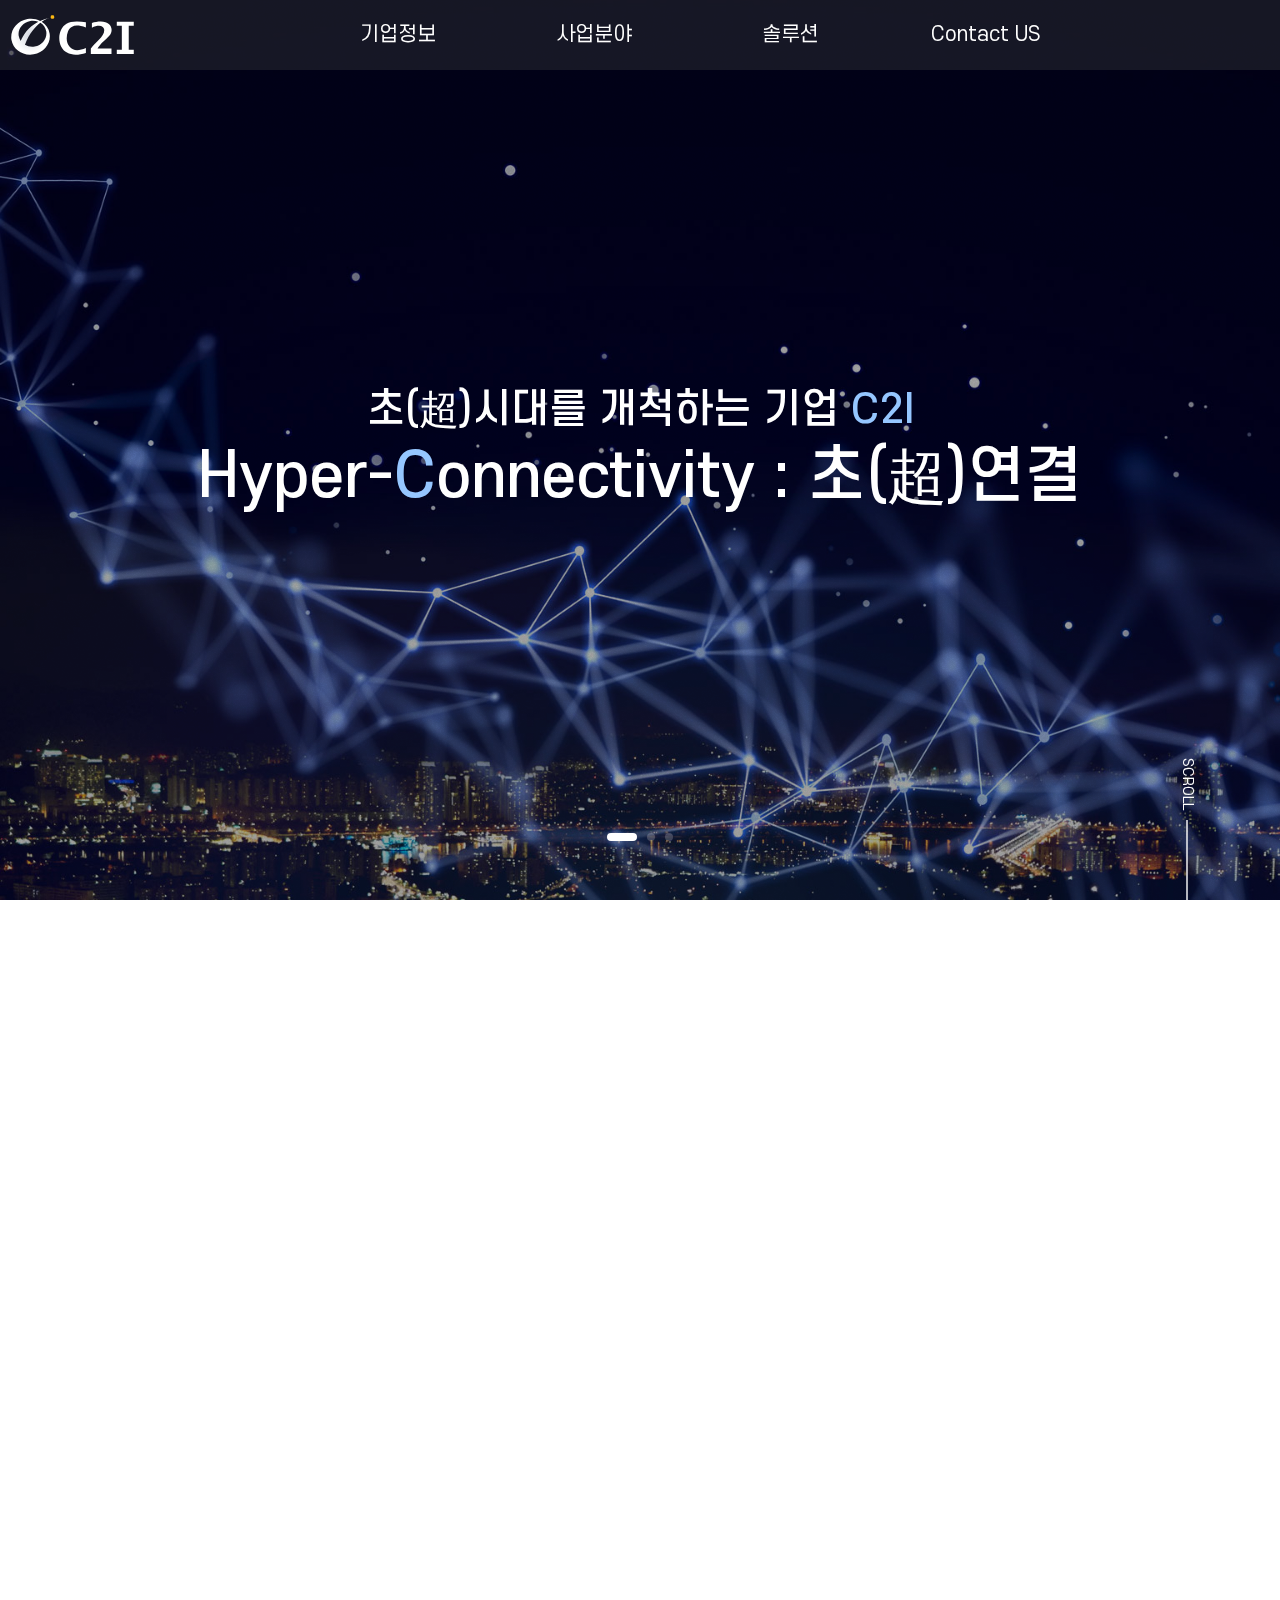
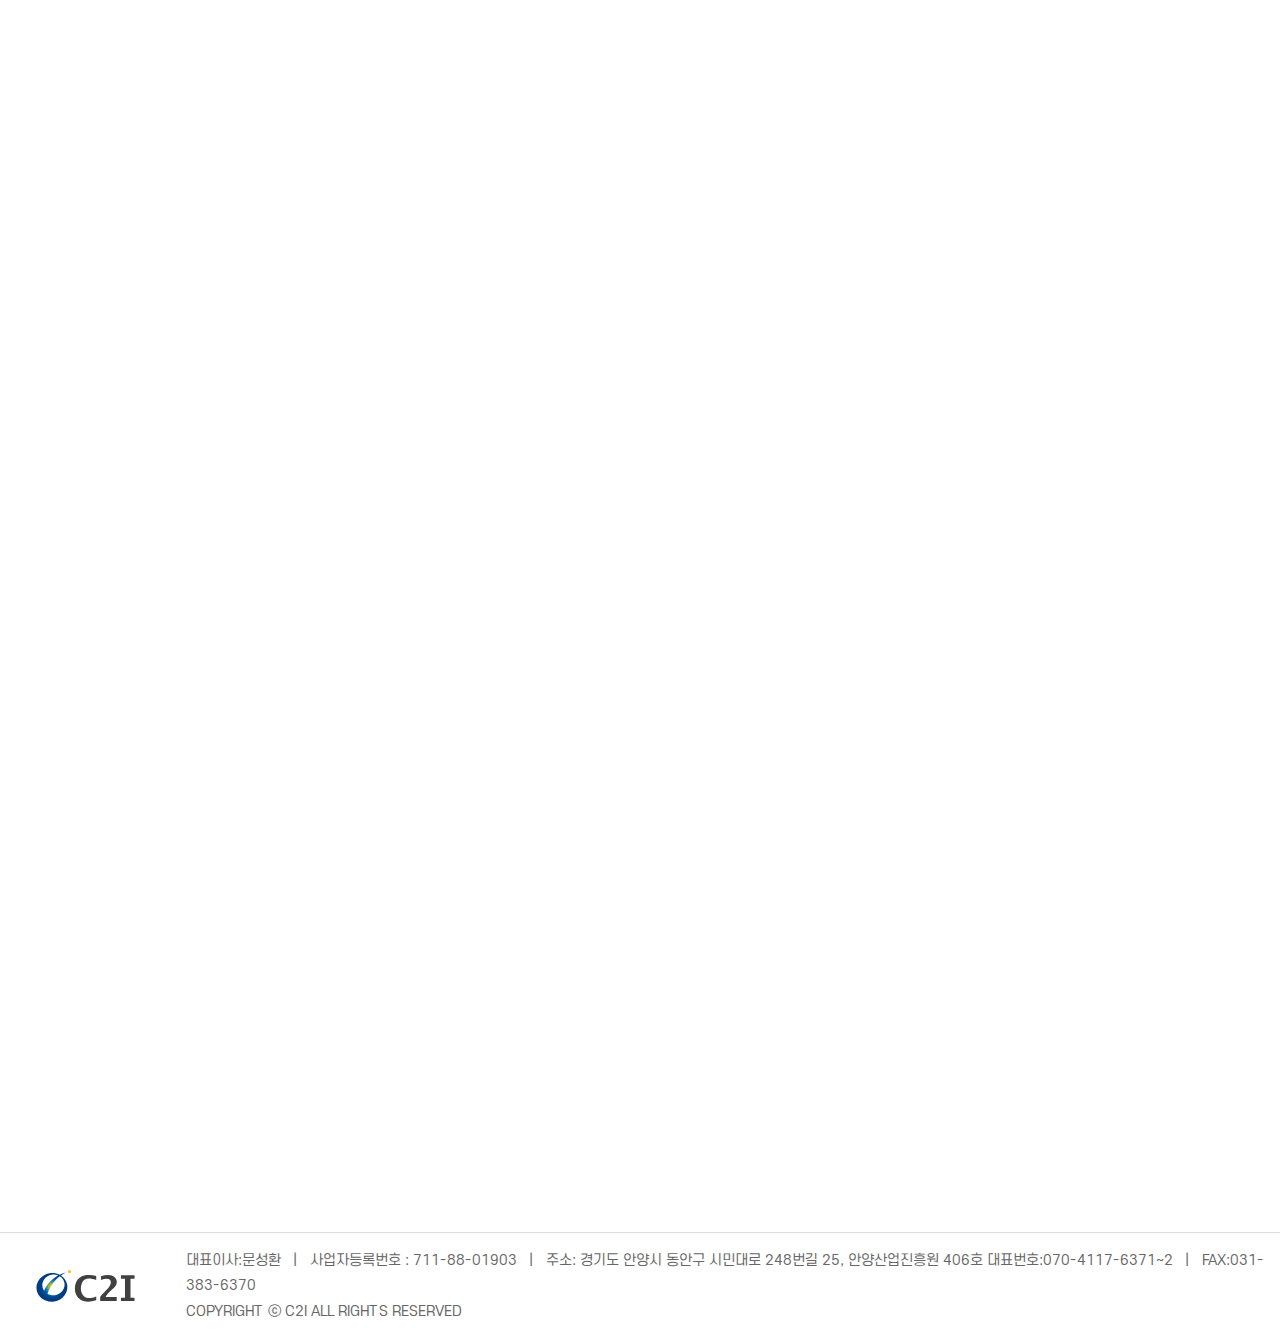
<file: v1/index.html>
<!DOCTYPE html>
<html lang="ko">
<head>
    <meta charset="UTF-8">
    <meta name="viewport" content="width=device-width, initial-scale=1.0">
    <meta http-equiv="X-UA-Compatible" content="IE=edge">

    <link rel="stylesheet" type="text/css" href="css/swiper.min.css" />
    <link rel="stylesheet" type="text/css" href="css/aos.css" />
    <link rel="stylesheet" type="text/css" href="css/xeicon.css" />
    <link rel="stylesheet" type="text/css" href="css/default.css"/>
    <link rel="stylesheet" type="text/css" href="css/ui_common.css" />
    <link rel="stylesheet" type="text/css" href="css/main.css" />
    <link rel="icon" href="images/ci.png">

    <script src="js/jquery-3.5.1.min.js"></script>
    <script src="js/swiper.min.js"></script>
    <script src="js/ui_common.js"></script>
    
    <title>(주)씨투아이</title>
</head>
<body>
    <!-- wrap start -->
    <div id="wrap" class="main">
        <!-- header start -->
        <div id="header">
            <div class="header_inner">
                <a href="index.html" class="logo"><span class="hidden">(주)씨투아이</span></a>
                <button class="icbtn menu"><span>메뉴보기</span></button>
                <nav id="gnb">
                    <ul>
                        <li class="mb_logo">
                            <a href="index.html"><img src="images/flogo.svg"></a>
                            <button class="menu_close"><span>메뉴닫기</span></button>
                        </li>
                        <li>
                            <a href="sub01.html" class="top">기업정보</a>
                            <!--div class="submenu" id="sub1">
                                <ul>
                                    <li><a href="#">회사소개</a></li>
                                    <li><a href="#">주요연혁</a></li>
                                    <li><a href="#">오시는길</a></li>
                                </ul>
                            </div-->
                        </li>
                        <li>
                            <a href="sub02.html" class="top">사업분야</a>
                            <!--div class="submenu" id="sub2">
                                <ul>
                                    <li><a href="#">SI</a></li>
                                    <li><a href="#">솔루션</a></li>
                                    <li><a href="#">컨설팅</a></li>
                                    <li><a href="#">주요고객사</a></li>
                                </ul>
                            </div-->
                        </li>
                        <li>
                            <a href="sub03.html" class="top">솔루션</a>
                            <!--div class="submenu" id="sub3">
                                <ul>
                                    <li><a href="#">MES</a></li>
                                    <li><a href="#">RAG</a></li>
                                    <li><a href="#">Urban Solution</a></li>
                                </ul>
                            </div-->
                        </li> 
                        <li>
                            <a href="sub04.html" class="top">Contact US</a>
                            <div class="submenu" id="sub4">
                                
                            </div>
                        </li>
                    </ul>
                </nav>
                <div class="submenubg"></div>
            </div>
        </div>
        <!-- header end  -->
        <!-- container start -->
       <div id="container">
           <!-- main part1 start -->
            <div class="sec01" >
                <div class="swiper visual_slide">
                    <div class="textbox">
                        <div class="slogan">초(超)시대를 개척하는 기업 <span class="color">C2I</span></div>
                        <div class="holding">
                            <span class="change on">Hyper-<span class="color">C</span>onnectivity : 초(超)연결</span>
                            <span class="change">Hyper-<span class="color">C</span>onvergence : 초(超)융합</span>
                            <span class="change">Hyper-<span class="color">I</span>ntelligence : 초(超)지능</span>
                        </div>
                        
                    </div>
                    <div class="swiper-wrapper">
                        <div class="slide_item swiper-slide">
                            <div class="bg" style="background-image: url(images/main/visual_1.jpg);"></div>
                        </div>
                        <div class="slide_item swiper-slide">
                            <div class="bg" style="background-image: url(images/main/visual_2.jpg);"></div>
                        </div>
                        <div class="slide_item swiper-slide">
                            <div class="bg" style="background-image: url(images/main/visual_3.jpg);"></div>
                        </div>
                    </div>
                    <div class="swiper-pagination"></div>
                </div>
                <script>
                    var swiper = new Swiper(".visual_slide", {
                        speed : 1000,
                        allowTouchMove: true,
                        loop: true,
                        loopAdditionalSlides : 1,
                        mousewheel: false,
                        watchSlidesProgress: true,
                        autoplay: {
                            delay: 3000,
                            disableOnInteraction: false,
                        },
                        pagination: {
                           el: ".swiper-pagination",
                            clickable: true,
                        },
                        on : {
                            progress: function() {
                                for (var i = 0; i < this.slides.length; i++) {
                                    var slideProgress = this.slides[i].progress;
                                    var innerOffset = this.width * 0.5;
                                    var innerTranslate = slideProgress * innerOffset;
                                    this.slides[i].querySelector('.bg').style.transform = `translate3d(${innerTranslate}px,0,0)`;
                                }
                            },
                            setTransition: function(swiper,speed) {
                                for (var i = 0; i < this.slides.length; i++) {
                                    this.slides[i].style.transition = speed + 'ms';
                                    this.slides[i].querySelector('.bg').style.transition = speed + 'ms';
                                }
                            },
                            slideChange : function() {
                                $('.visual_slide .slogan span').eq(this.realIndex).addClass('active').siblings().removeClass('active');
                                $('.visual_slide .holding .change').eq(this.realIndex).addClass('on').siblings().removeClass('on');

                            },
                        }
                    });
                </script>
                <div class="scrolling">
                    SCROLL
                    <span class="gage"><span class="gage_bar"></span></span>
                </div>
            </div>
            <!-- main part1 end -->
            <!-- main part2 start -->
            <div class="sec02">
				<div class="main-tit-box" >
                    <div class="brand_slogan" data-aos="fade-up" data-aos-easing="linear"  data-aos-duration="500">What we do</div>
                    <div class="brand_text" data-aos="fade-up" data-aos-easing="linear"  data-aos-duration="600">Digital Transformation, 초연결 비즈니스 시대에 고객의 혁신과 성장 DNA를 견인합니다.</div>
				</div>
				<div class="main-business-list">
					<div class="list-item" data-aos="fade-up" data-aos-easing="linear"  data-aos-duration="500">
						<a href="sub02.html#business_info1" class="inner">
							<div class="txt-box">
								<h5 class="tit">금융 분야</h5>
								<p class="txt">금융의 미래를 설계하는 디지털 혁신 파트너<br>깊은 산업 이해도가 만드는 차원이 다른 금융 서비스</p>
							</div>
							<div class="img-box" data-mouse-pointer="view">
								<div class="img img1"></div>
								<span class="icon"><i class="xi-plus-min"></i><span>VIEW</span></span>
							</div>
						</a>
					</div>
					<div class="list-item" data-aos="fade-down" data-aos-easing="linear"  data-aos-duration="500">
						<a href="sub02.html#business_info2" class="inner">
							<div class="txt-box">
								<h5 class="tit">GIS 분야</h5>
								<p class="txt">도시와 환경을 잇는 정밀한 공간 데이터 구축<br>신뢰성 높은 GIS 플랫폼으로 스마트한 미래를 만듭니다.</p>
							</div>
							<div class="img-box" data-mouse-pointer="view">
								<div class="img img2"></div>
								<span class="icon"><i class="xi-plus-min"></i><span>VIEW</span></span>
							</div>
						</a>
					</div>
					<div class="list-item" data-aos="fade-up" data-aos-easing="linear"  data-aos-duration="500">
						<a href="sub02.html#business_info3" class="inner">
							<div class="txt-box">
								<h5 class="tit">AI 분야</h5>
								<p class="txt">데이터 분석부터 AI 모델 고도화<br>전문 기술로 최적화된 지능형 의사결정 체계 구축</p>
							</div>
							<div class="img-box" data-mouse-pointer="view">
								<div class="img img3"></div>
								<span class="icon"><i class="xi-plus-min"></i><span>VIEW</span></span>
							</div>
						</a>
					</div>
					<div class="list-item" data-aos="fade-down" data-aos-easing="linear"  data-aos-duration="500">
						<a href="sub02.html#business_info4" class="inner">
							<div class="txt-box">
								<h5 class="tit">컨설팅</h5>
								<p class="txt">복잡한 데이터를 지능형 전략으로 변환하는 힘<br>기술 그 이상의 가치를 창출하는 파트너</p>
							</div>
							<div class="img-box" data-mouse-pointer="view">
								<div class="img img4"></div>
								<span class="icon"><i class="xi-plus-min"></i><span>VIEW</span></span>
							</div>
						</a>
					</div>
				</div>
            </div>
            <!-- main part2 end -->
            <!-- main part3 start -->
            <div class="sec03" >
                <div class="main-tit-box" >
                    <div class="brand_slogan" data-aos="fade-up" data-aos-easing="linear"  data-aos-duration="500">Solution</div>
                    <div class="brand_text" data-aos="fade-up" data-aos-easing="linear"  data-aos-duration="600">비즈니스와 핵심기술을 접목하여 새로운 가치를 창출 및 시장 경쟁력을 확보하기 위해 노력 하고 있습니다.</div>
				</div>
                <ul class="main-solution-list">
                    <li class="bg1" data-aos="fade-up" data-aos-easing="linear"  data-aos-duration="500">
                        <a href="sub03.html#solution_info1_1" class="inner">
                            <div class="txt-box">
                                <p class="txt">Urban Solution</p>
                                <h5 class="tit">성장관리 솔루션</h5>
                                <span class="icon"><i class="xi-plus-min"></i><span>VIEW</span></span>
                            </div>
							<div class="img-box" data-mouse-pointer="view">
								<div class="img img4"></div>
							</div>
						</a>
                    </li>
                    <li class="bg2" data-aos="fade-down" data-aos-easing="linear"  data-aos-duration="500">
                        <a href="sub03.html#solution_info1_2" class="inner">
                            <div class="txt-box">
                                <p class="txt">Urban Solution</p>
                                <h5 class="tit">도시계획 전자 심의 솔루션</h5>
                                <span class="icon"><i class="xi-plus-min"></i><span>VIEW</span></span>
                            </div>
							<div class="img-box" data-mouse-pointer="view">
								<div class="img img2"></div>
								
							</div>
						</a>
                    </li>
                    <li class="bg1" data-aos="fade-up" data-aos-easing="linear"  data-aos-duration="500">
                        <a href="sub03.html#solution_info2" class="inner">
                            <div class="txt-box">
                                <p class="txt">MES</p>
                                <h5 class="tit">C2I AIMES</h5>
                                <span class="icon"><i class="xi-plus-min"></i><span>VIEW</span></span>
                            </div>
							<div class="img-box" data-mouse-pointer="view">
								<div class="img img1"></div>
							</div>
						</a>
                    </li>
                    <li class="bg3" data-aos="fade-down" data-aos-easing="linear"  data-aos-duration="500">
                        <a href="sub03.html#solution_info3" class="inner">
                            <div class="txt-box">
                                <p class="txt">AI Solution</p>
                                <h5 class="tit">C2I Urban LexAI</h5>
                                <span class="icon"><i class="xi-plus-min"></i><span>VIEW</span></span>
                            </div>
							<div class="img-box" data-mouse-pointer="view">
								<div class="img img3"></div>
								
							</div>
						</a>
                    </li>
                </ul>
            </div>
            <!-- main part3 end -->
        </div>
        <!-- container end -->
        <!-- footer start -->
        <h2 class="hidden">하단영역</h2>
        <div id="footer">
            <img class="flogo" src="images/flogo.svg" alt="(주)씨투아이">
            <p class="txt_copyright">
                대표이사:문성환&nbsp;&nbsp; | &nbsp;&nbsp;사업자등록번호 : 711-88-01903&nbsp;&nbsp; | &nbsp;&nbsp;주소: 경기도 안양시 동안구 시민대로 248번길 25, 안양산업진흥원 406호
                대표번호:070-4117-6371~2&nbsp;&nbsp; | &nbsp;&nbsp;FAX:031-383-6370<br>
                COPYRIGHT ⓒ C2I  ALL RIGHTS RESERVED
            </p>
        </div>
        <!-- footer end -->
        
    

    </div>
    <!-- wrap end -->
    <script src="js/aos.js"></script>
    <script>
        AOS.init({
            easing: 'ease-out-back',
            duration: 1000,
            disable: function () {
                var desktop = 1280;
                return window.innerWidth < desktop;
            } // 1280px 이상일 때 disable

        });
    </script>
</body>
</html>
</file>
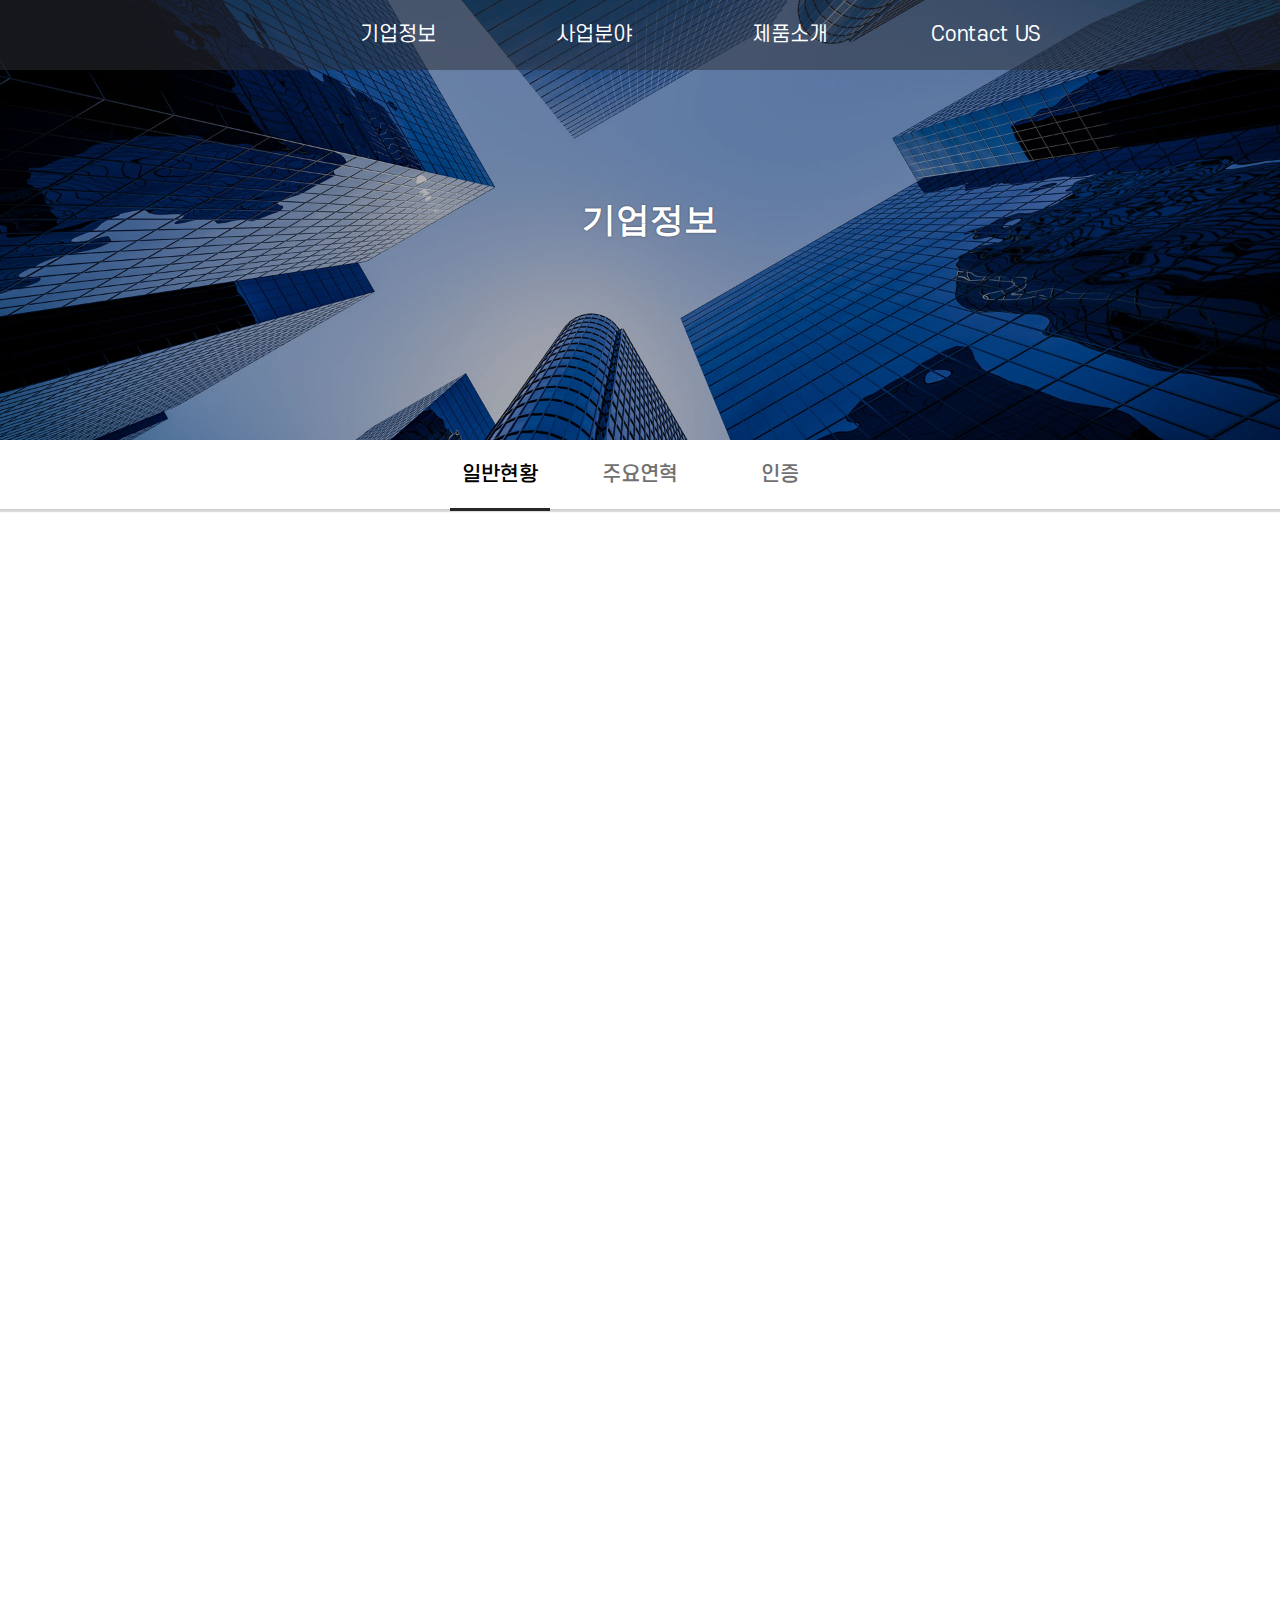
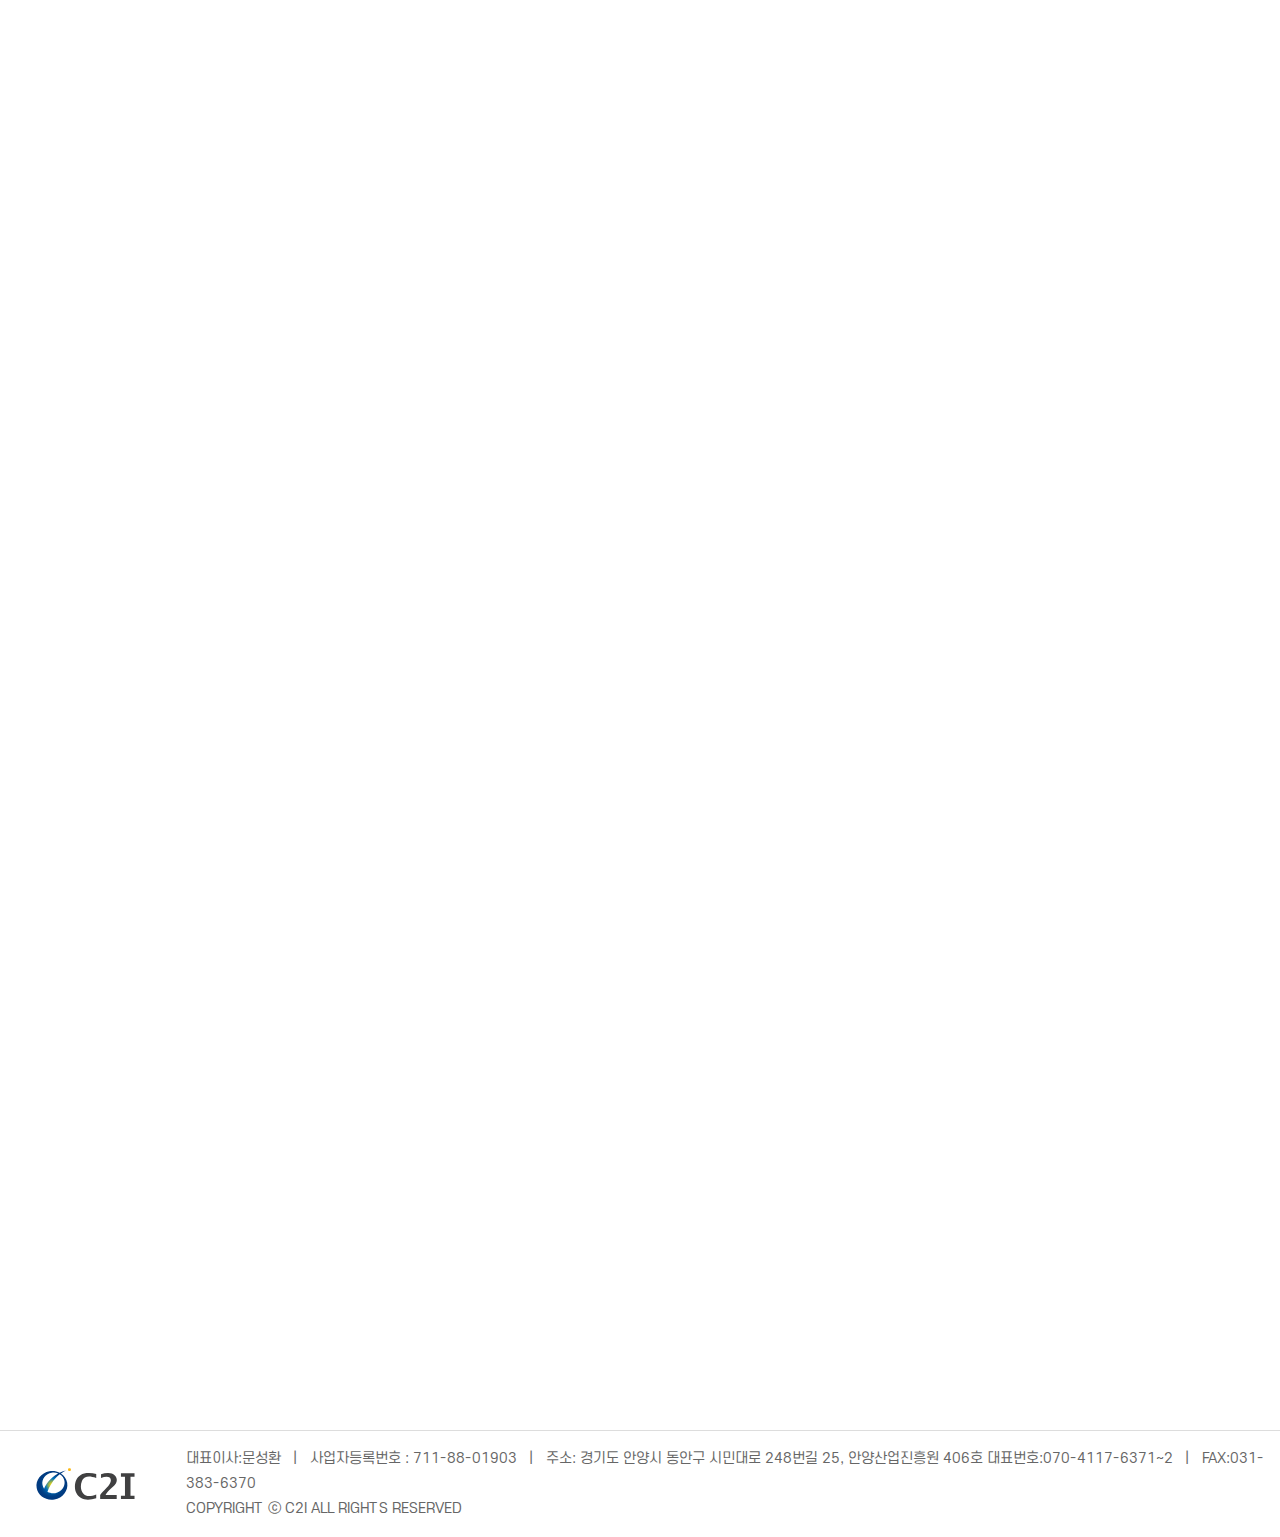
<file: v1/sub.html>
﻿<!DOCTYPE html>
<html lang="ko">
<head>
    <meta charset="UTF-8">
    <meta name="viewport" content="width=device-width, initial-scale=1.0">
    <meta http-equiv="X-UA-Compatible" content="IE=edge">

    <link type="text/css" rel="stylesheet" href="css/default.css" />
    <link type="text/css" rel="stylesheet" href="css/ui_common.css" />

    <script src="js/jquery-3.5.1.min.js"></script>
    <script src="js/ui_common.js"></script>

    <title>(주)씨투아이</title>
</head>

<body>

    <div id="wrap">
        <!-- header start -->
        <div id="header">
            <div class="header_inner">
                <h1 class="logo"><span class="hidden">(주)씨투아이</span></h1>
                <button class="icbtn menu"><span>메뉴보기</span></button>
                <nav id="gnb">
                    <ul>
                        <li class="mb_logo">
                            <img src="images/logo.svg">
                            <button class="menu_close"><span>메뉴닫기</span></button>
                        </li>
                        <li>
                            <a href="#" class="top">기업정보</a>
                            <!--div class="submenu" id="sub1">
                                <ul>
                                    <li><a href="#">회사소개</a></li>
                                    <li><a href="#">주요연혁</a></li>
                                    <li><a href="#">오시는길</a></li>
                                </ul>
                            </div-->
                        </li>
                        <li>
                            <a href="#" class="top">사업분야</a>
                            <!--div class="submenu" id="sub2">
                                <ul>
                                    <li><a href="#">SI</a></li>
                                    <li><a href="#">솔루션</a></li>
                                    <li><a href="#">컨설팅</a></li>
                                    <li><a href="#">주요고객사</a></li>
                                </ul>
                            </div-->
                        </li>
                        <li>
                            <a href="#" class="top">제품소개</a>
                            <!--div class="submenu" id="sub3">
                                <ul>
                                    <li><a href="#">MES</a></li>
                                    <li><a href="#">RAG</a></li>
                                    <li><a href="#">Urban Solution</a></li>
                                </ul>
                            </div-->
                        </li> 
                        <li>
                            <a href="#" class="top">Contact US</a>
                            <div class="submenu" id="sub4">
                                
                            </div>
                        </li>
                    </ul>
                </nav>
                <div class="submenubg"></div>
            </div>
        </div>
        <!-- header end  -->
        <!-- container start -->
        <h2 class="hidden">본문컨텐츠</h2>
        <div id="container">
            <div class="svisualbx">
                <div class="visual_img v_img1"></div>
                <div class="subtit">
                    <h2>기업정보</h2>
                </div>
            </div>
            <div class="sub_tabbox">
                <ul class="tab_list">
                    <li class="active"><a href="company_info1" class="tab_btn">일반현황</a></li>
                    <li><a href="company_info2" class="tab_btn">주요연혁</a></li>
                    <li><a href="company_info3" class="tab_btn">인증</a></li>
                </ul>
            </div>
            <div id="contents">
                <div id="company_info1">
                   
                </div>
                <div id="company_info2">
                   
                </div>
                <div id="company_info3">
                   
                </div>
            </div>
        </div>
        <!-- container end -->
        <!-- footer start -->
        <h2 class="hidden">하단영역</h2>
        <div id="footer">
            <img class="flogo" src="images/flogo.svg" alt="(주)씨투아이">
            <p class="txt_copyright">
                대표이사:문성환&nbsp;&nbsp; | &nbsp;&nbsp;사업자등록번호 : 711-88-01903&nbsp;&nbsp; | &nbsp;&nbsp;주소: 경기도 안양시 동안구 시민대로 248번길 25, 안양산업진흥원 406호
                대표번호:070-4117-6371~2&nbsp;&nbsp; | &nbsp;&nbsp;FAX:031-383-6370<br>
                COPYRIGHT ⓒ C2I  ALL RIGHTS RESERVED
            </p>
        </div>
        <!-- footer end -->
    </div>
    <!-- wrap end -->
</body>
</html>
</file>
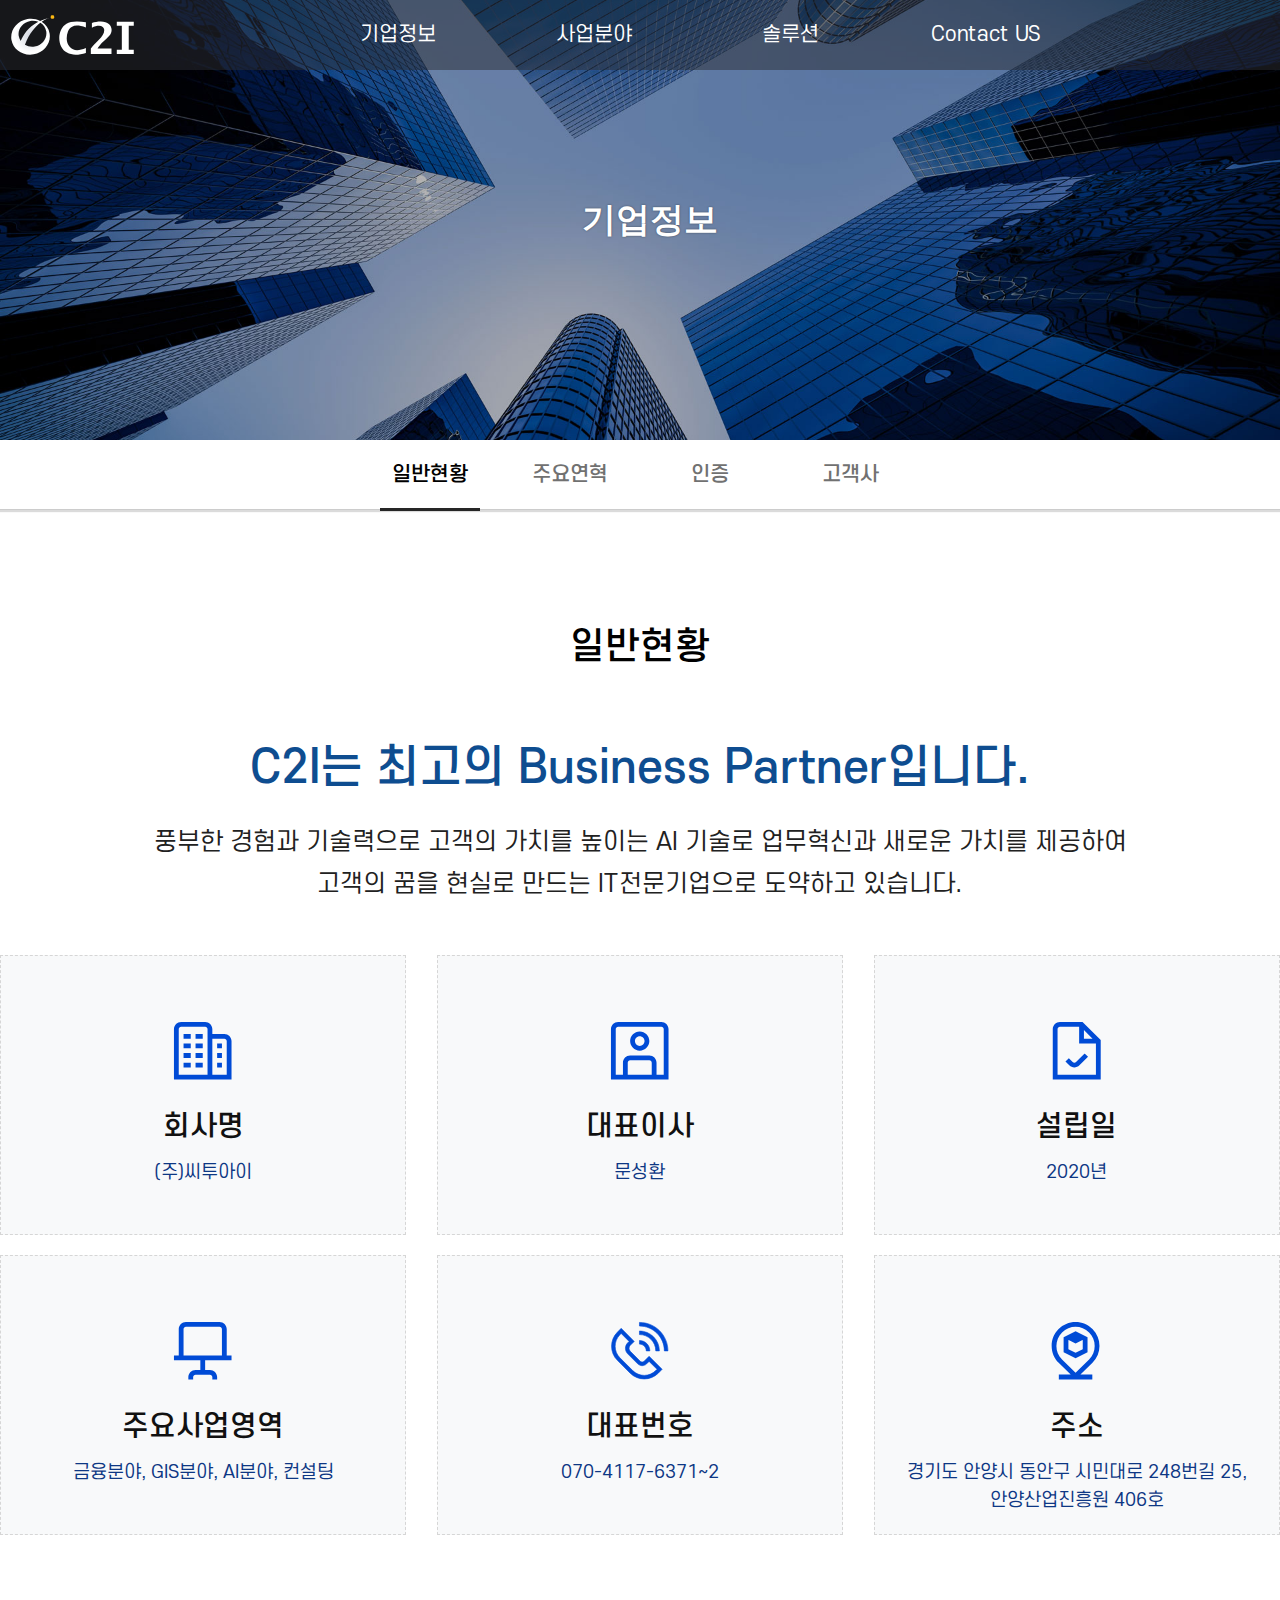
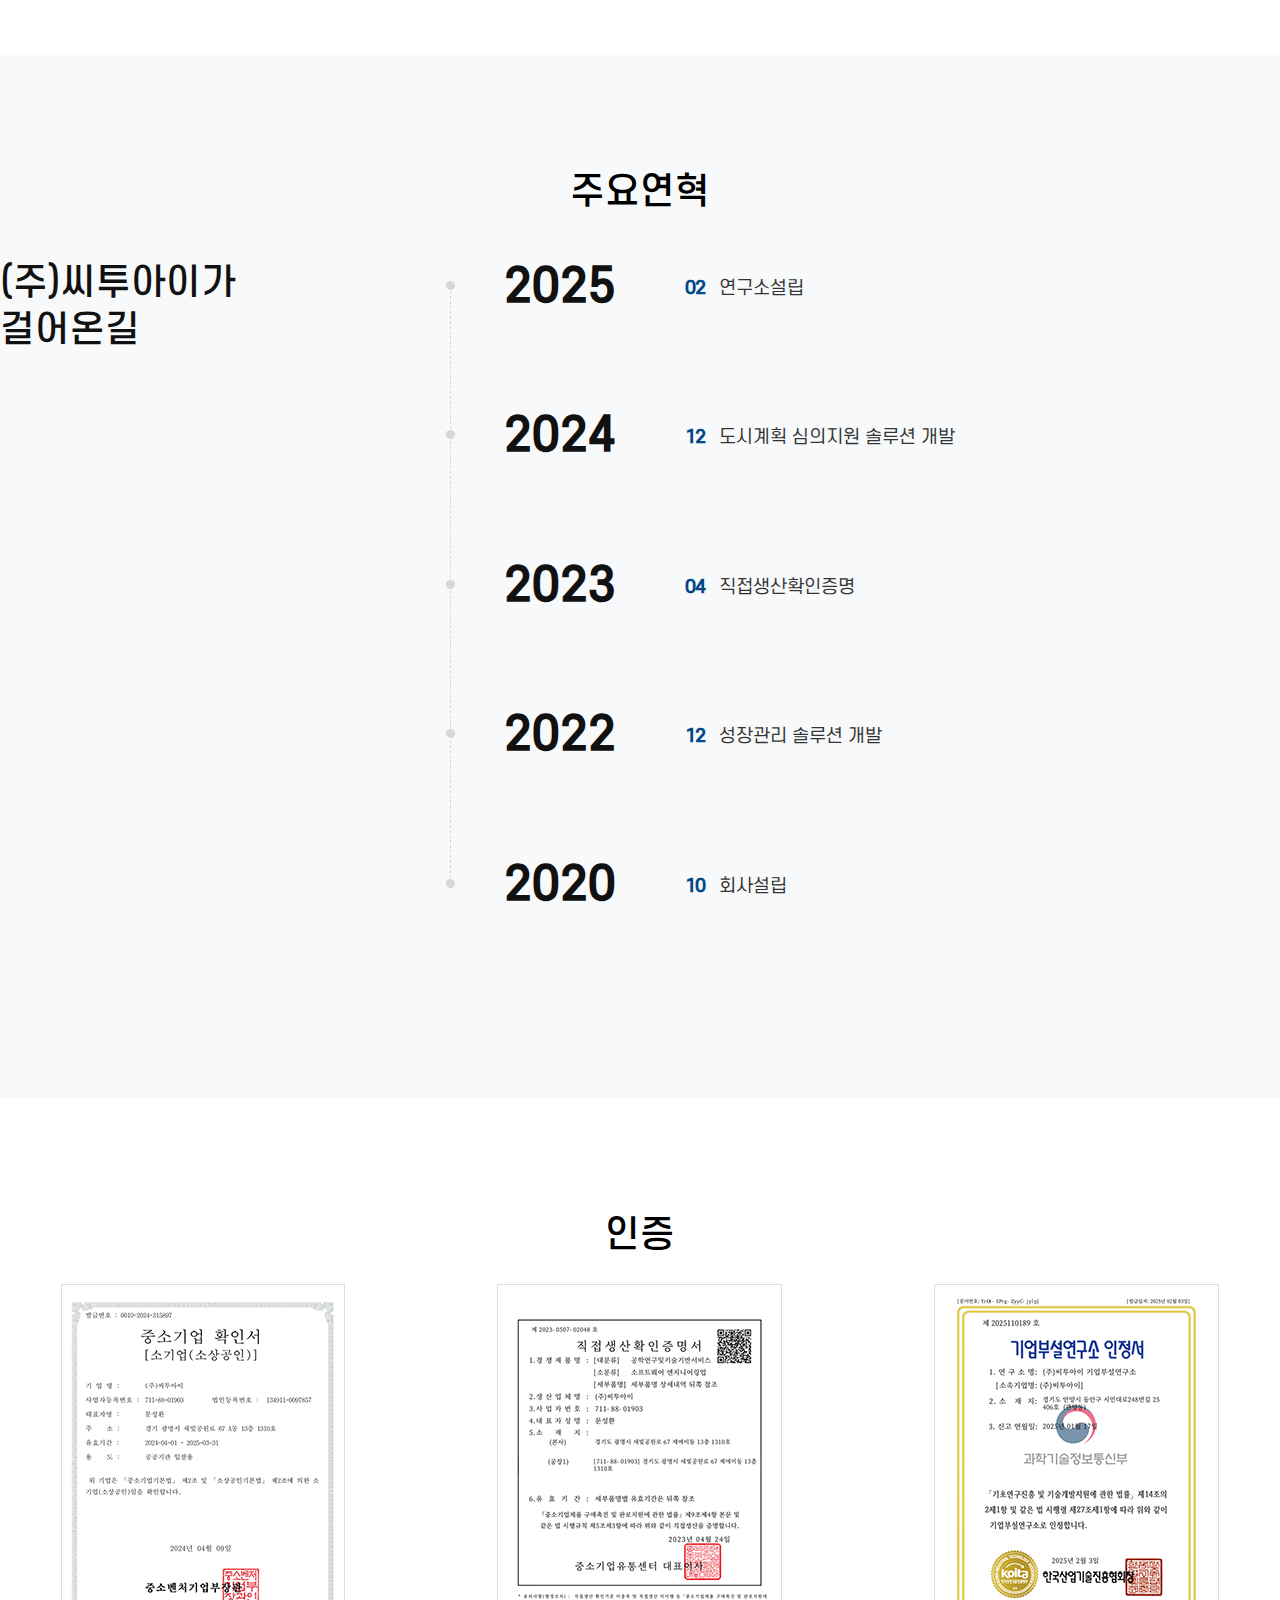
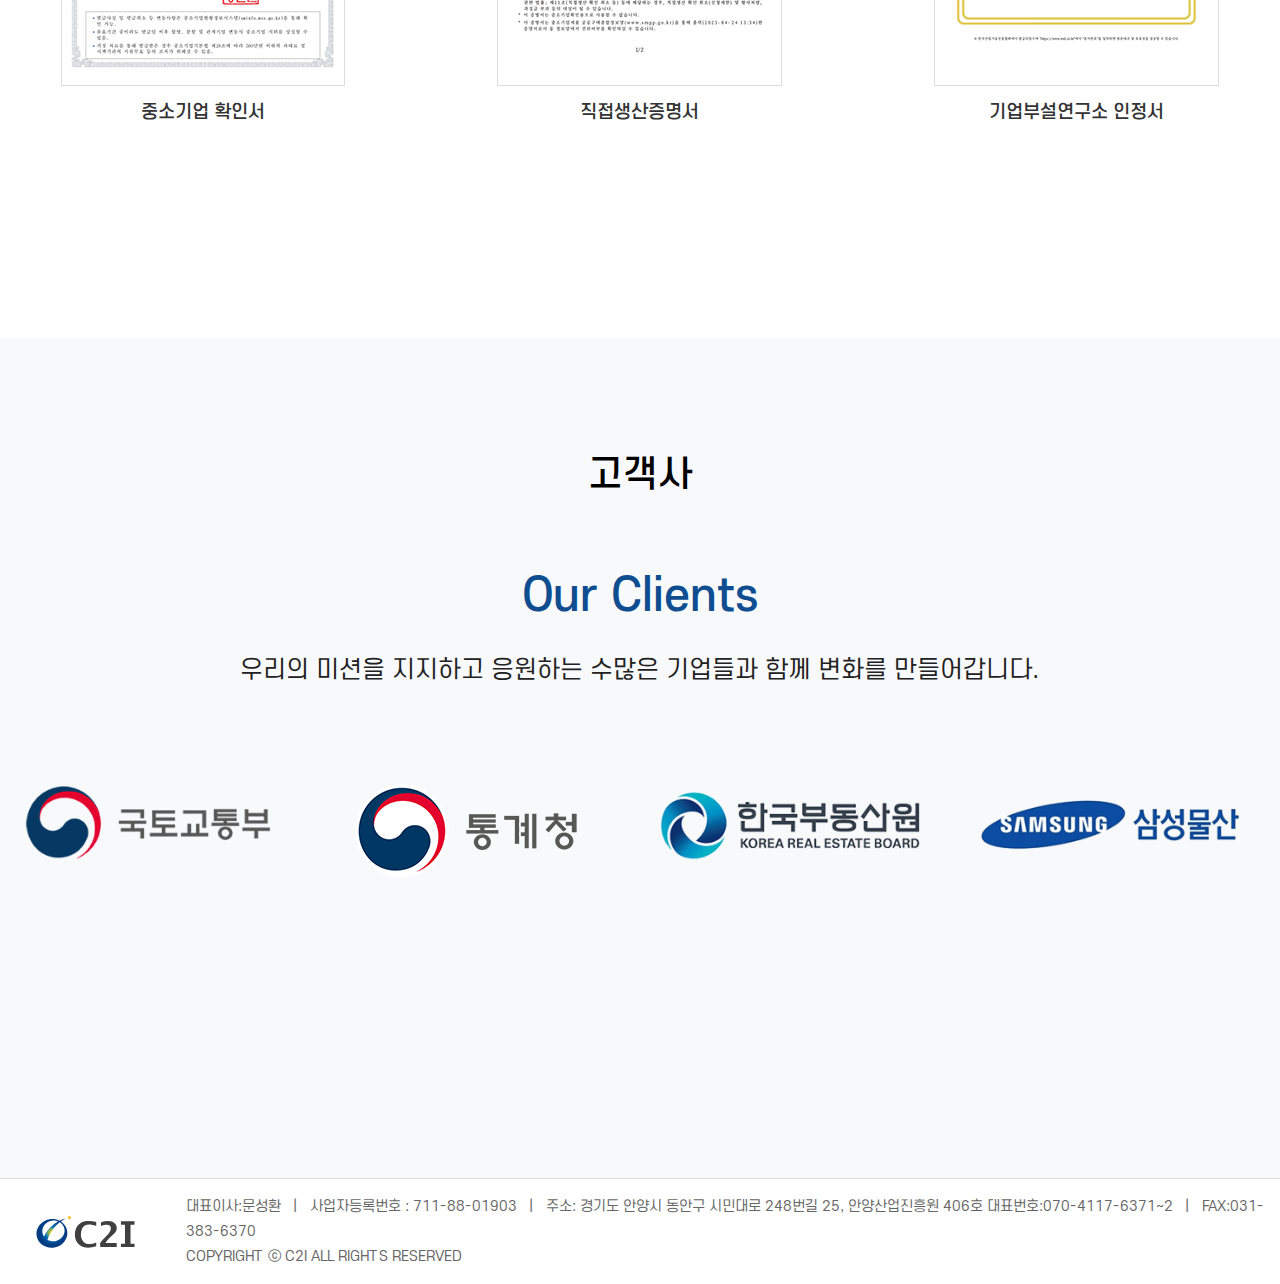
<file: v1/sub01.html>
﻿<!DOCTYPE html>
<html lang="ko">
<head>
    <meta charset="UTF-8">
    <meta name="viewport" content="width=device-width, initial-scale=1.0">
    <meta http-equiv="X-UA-Compatible" content="IE=edge">

    <link type="text/css" rel="stylesheet" href="css/default.css" />
    <link type="text/css" rel="stylesheet" href="css/ui_common.css" />
    <link rel="icon" href="images/ci.png">

    <script src="js/jquery-3.5.1.min.js"></script>
    <script src="js/ui_common.js"></script>
    

    <title>(주)씨투아이</title>
</head>

<body>

    <div id="wrap">
        <!-- header start -->
        <div id="header">
            <div class="header_inner">
                <a href="index.html" class="logo"><span class="hidden">(주)씨투아이</span></a>
                <button class="icbtn menu"><span>메뉴보기</span></button>
                <nav id="gnb">
                    <ul>
                        <li class="mb_logo">
                            <a href="index.html"><img src="images/flogo.svg"></a>
                            <button class="menu_close"><span>메뉴닫기</span></button>
                        </li>
                        <li>
                            <a href="sub01.html" class="top">기업정보</a>
                            <!--div class="submenu" id="sub1">
                                <ul>
                                    <li><a href="#">회사소개</a></li>
                                    <li><a href="#">주요연혁</a></li>
                                    <li><a href="#">오시는길</a></li>
                                </ul>
                            </div-->
                        </li>
                        <li>
                            <a href="sub02.html" class="top">사업분야</a>
                            <!--div class="submenu" id="sub2">
                                <ul>
                                    <li><a href="#">SI</a></li>
                                    <li><a href="#">솔루션</a></li>
                                    <li><a href="#">컨설팅</a></li>
                                    <li><a href="#">주요고객사</a></li>
                                </ul>
                            </div-->
                        </li>
                        <li>
                            <a href="sub03.html" class="top">솔루션</a>
                            <!--div class="submenu" id="sub3">
                                <ul>
                                    <li><a href="#">MES</a></li>
                                    <li><a href="#">RAG</a></li>
                                    <li><a href="#">Urban Solution</a></li>
                                </ul>
                            </div-->
                        </li> 
                        <li>
                            <a href="sub04.html" class="top">Contact US</a>
                            <div class="submenu" id="sub4">
                                
                            </div>
                        </li>
                    </ul>
                </nav>
                <div class="submenubg"></div>
            </div>
        </div>
        <!-- header end  -->
        <!-- container start -->
        <h2 class="hidden">본문컨텐츠</h2>
        <div id="container">
            <div class="svisualbx">
                <div class="visual_img v_img1"></div>
                <div class="subtit">
                    <h2>기업정보</h2>
                </div>
            </div>
            <div class="sub_tabbox">
                <ul class="tab_list">
                    <li id="c1" class="active"><a href="#company_info1" class="tab_btn">일반현황</a></li>
                    <li id="c2"><a href="#company_info2" class="tab_btn">주요연혁</a></li>
                    <li id="c3"><a href="#company_info3" class="tab_btn">인증</a></li>
                    <li id="c4"><a href="#company_info4" class="tab_btn">고객사</a></li>
                </ul>
            </div>
            <div id="contents" class="company">
                <div id="company_info1">
                    <div class="subtit">일반현황</div>
                    <div class="tc pt50">
                        <div class="slogan_kr">C2I는 최고의 Business Partner입니다.</div>
                        <div class="slogan_text mb50">
                            <p>
                                풍부한 경험과 기술력으로 고객의 가치를 높이는 AI 기술로 업무혁신과 새로운 가치를 제공하여<br>
                                고객의 꿈을 현실로 만드는 IT전문기업으로 도약하고 있습니다.
                            </p>
                        </div> 
                   </div>
                   <ul class="overview">
                        <li>
                            <div class="box">
                                <span class="icon"><img src="images/ic_overview1.svg" alt="icon"></span>
                                <div class="stxt">회사명 <span>(주)씨투아이</span></div>
                            </div>
                        </li>
                        <li>
                            <div class="box">
                                <span class="icon"><img src="images/ic_overview2.svg" alt="icon"></span>
                                <div class="stxt">대표이사 <span>문성환</span></div>
                            </div>
                        </li>
                        <li>
                            <div class="box">
                                <span class="icon"><img src="images/ic_overview3.svg" alt="icon"></span>
                                <div class="stxt">설립일 <span>2020년</span></div>
                            </div>
                        </li>
                        <li>    
                            <div class="box">
                                <span class="icon"><img src="images/ic_overview4.svg" alt="icon"></span>
                                <div class="stxt">주요사업영역 <span>금융분야, GIS분야, AI분야, 컨설팅</span></div>
                            </div>
                        </li>
                        <li>
                            <div class="box">
                                <span class="icon"><img src="images/ic_overview5.svg" alt="icon"></span>
                                <div class="stxt">대표번호 <span>070-4117-6371~2</span></div>
                            </div>
                        </li>
                        <li>
                            <div class="box">
                                <span class="icon"><img src="images/ic_overview6.svg" alt="icon"></span>
                                <div class="stxt">주소 <span>경기도 안양시 동안구 시민대로 248번길 25,<br>안양산업진흥원 406호</span></div>
                            </div>  
                        </li>   
                   </ul>
                </div>
                <div id="company_info2" class="bg-gray">
                   <div class="subtit">주요연혁</div>
                   <div class="company-history">
                        <h4>(주)씨투아이가 <span>걸어온길</span></h4>
                        <div class="history-list">
                            <ul class="contBox">
                                <li>
                                    <dl>
                                        <dt>2025</dt>
                                        <dd>
                                            <ul>
                                                <li><strong>02</strong> 연구소설립</li>
                                            </ul>
                                        </dd>
                                    </dl>
                                </li>
                                <li>
                                    <dl>
                                        <dt>2024</dt>
                                        <dd>
                                            <ul>
                                                <li><strong>12</strong> 도시계획 심의지원 솔루션 개발</li>
                                            </ul>
                                        </dd>
                                    </dl>
                                </li>
                                <li>
                                    <dl>
                                        <dt>2023</dt>
                                        <dd>
                                            <ul>
                                                <li><strong>04</strong> 직접생산확인증명</li>
                                            </ul>
                                        </dd>
                                    </dl>
                                </li>
                                <li>
                                    <dl>
                                        <dt>2022</dt>
                                        <dd>
                                            <ul>
                                                <li><strong>12</strong> 성장관리 솔루션 개발</li>
                                            </ul>
                                        </dd>
                                    </dl>
                                </li>
                                
                                <li>
                                    <dl>
                                        <dt>2020</dt>
                                        <dd>
                                            <ul>
                                                <li><strong>10</strong> 회사설립</li>
                                            </ul>
                                        </dd>
                                    </dl>
                                </li>
                            </ul>
                        </div>
                   </div>
                </div>
                <div id="company_info3">
                   <div class="subtit">인증</div>
                   <ul class="certification">
                        <li>
                            <img src="images/certification1.png" alt="인증 이미지">
                            <b>중소기업 확인서</b>
                        </li>
                        <li>
                            <img src="images/certification2.png" alt="인증 이미지">
                            <b>직접생산증명서</b>
                        </li>
                        <li>
                            <img src="images/certification3.png" alt="인증 이미지">
                            <b>기업부설연구소 인정서</b>
                        </li>
                   </ul>
                </div>
                <div id="company_info4" class="bg-gray">
                    <div class="subtit">고객사</div>
                    <div class="tc pt50">
                        <div class="slogan_kr">Our Clients</div>
                        <div class="slogan_text mb50">
                            <p>
                                우리의 미션을 지지하고 응원하는 수많은 기업들과 함께 변화를 만들어갑니다.
                            </p>
                        </div> 
                        <div class="carousel">
                            <div class="group">
                                <div class="card"><img src="images/c_img01.png" alt="국토교통뷰"></div>
                                <div class="card"><img src="images/c_img02.png" alt="통계청"></div>
                                <div class="card"><img src="images/c_img03.png" alt="한국부동산원"></div>
                                <div class="card"><img src="images/c_img04.png" alt="삼성물산"></div>
                                <div class="card"><img src="images/c_img05.png" alt="웨이버스"></div>
                                <div class="card"><img src="images/c_img06.png" alt="아이씨티웨이"></div>
                                <div class="card"><img src="images/c_img07.png" alt="리온소프트"></div>
                                <div class="card"><img src="images/c_img08.png" alt="올포랜드"></div>
                            </div>
                            <!-- 중복된 카드를 스크린 리더에서 숨기기 위해 aria-hidden 을 추가합니다. -->
                            <div aria-hidden class="group">
                                <div class="card"><img src="images/c_img01.png" alt="국토교통뷰"></div>
                                <div class="card"><img src="images/c_img02.png" alt="통계청"></div>
                                <div class="card"><img src="images/c_img03.png" alt="한국부동산원"></div>
                                <div class="card"><img src="images/c_img04.png" alt="삼성물산"></div>
                                <div class="card"><img src="images/c_img05.png" alt="웨이버스"></div>
                                <div class="card"><img src="images/c_img06.png" alt="아이씨티웨이"></div>
                                <div class="card"><img src="images/c_img07.png" alt="리온소프트"></div>
                                <div class="card"><img src="images/c_img08.png" alt="올포랜드"></div>
                            </div>
                        </div>
                       <!-- <div class="flow_banner">
                            <ul class="list">
                                <li class="cimg1"><span>국토교통부</span></li>
                                <li class="cimg2"><span>통계청</span></li>
                                <li class="cimg3"><span>한국부동산원</span></li>
                                <li class="cimg4"><span>삼성물산</span></li>
                                <li class="cimg5"><span>웨이버스</span></li>
                                <li class="cimg6"><span>아이씨티웨이</span></li>
                                <li class="cimg7"><span>리온소프트</span></li>
                                <li class="cimg8"><span>올포랜드</span></li>
                                !--<li><img src="images/c_img01.png" alt="국토교통부"></li>
                                <li><img src="images/c_img02.png" alt="통계청"></li>
                                <li><img src="images/c_img03.png" alt="한국부동산원"></li>
                                <li><img src="images/c_img04.png" alt="삼성물산"></li>
                                <li><img src="images/c_img05.png" alt="웨이버스"></li>
                                <li><img src="images/c_img06.png" alt="아이씨티웨이"></li>
                                <li><img src="images/c_img07.png" alt="리온소프트"></li>
                                <li><img src="images/c_img08.png" alt="올포랜드"></li>
                            </ul>
                        </div>-->
                    </div>
                    
                </div>
            </div>
        </div>
        <!-- container end -->
        <!-- footer start -->
        <h2 class="hidden">하단영역</h2>
        <div id="footer">
            <img class="flogo" src="images/flogo.svg" alt="(주)씨투아이">
            <p class="txt_copyright">
                대표이사:문성환&nbsp;&nbsp; | &nbsp;&nbsp;사업자등록번호 : 711-88-01903&nbsp;&nbsp; | &nbsp;&nbsp;주소: 경기도 안양시 동안구 시민대로 248번길 25, 안양산업진흥원 406호
                대표번호:070-4117-6371~2&nbsp;&nbsp; | &nbsp;&nbsp;FAX:031-383-6370<br>
                COPYRIGHT ⓒ C2I  ALL RIGHTS RESERVED
            </p>
        </div>
        <!-- footer end -->
    </div>
    <!-- wrap end -->
</body>
</html>
</file>
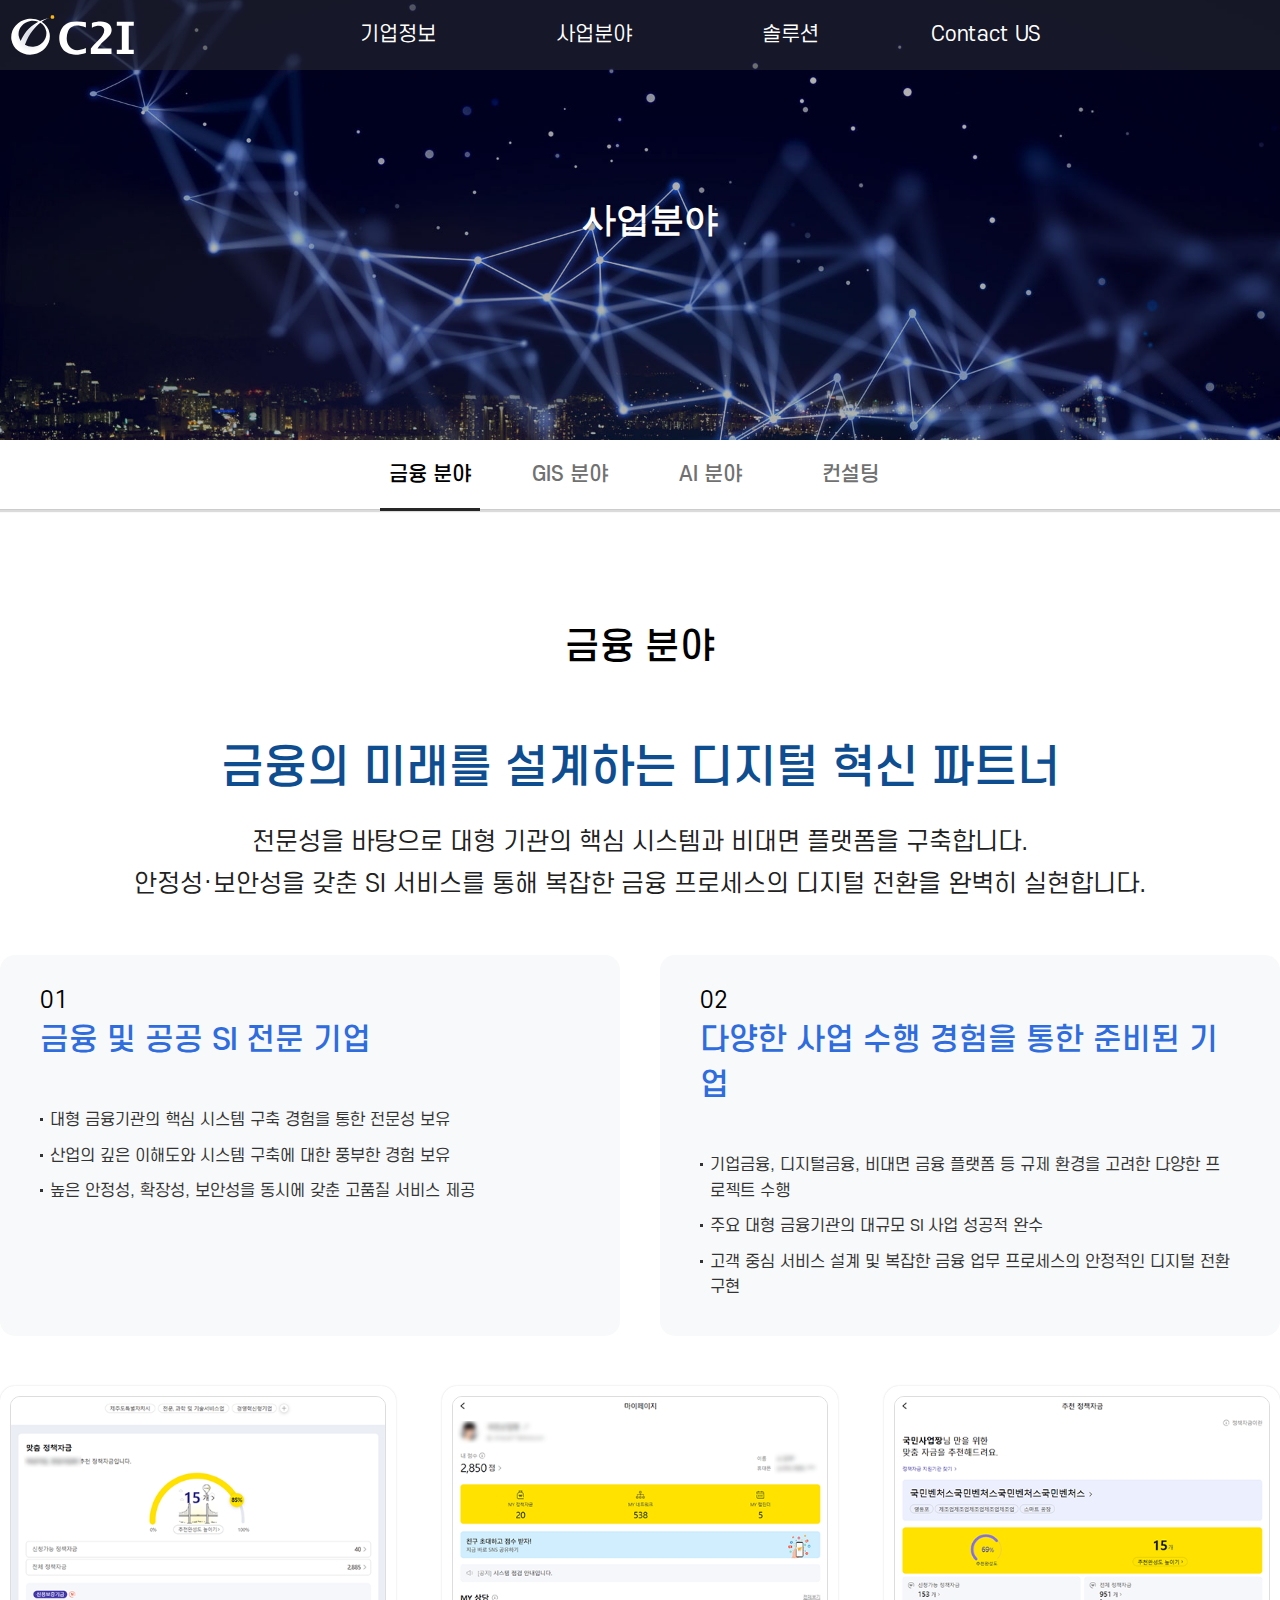
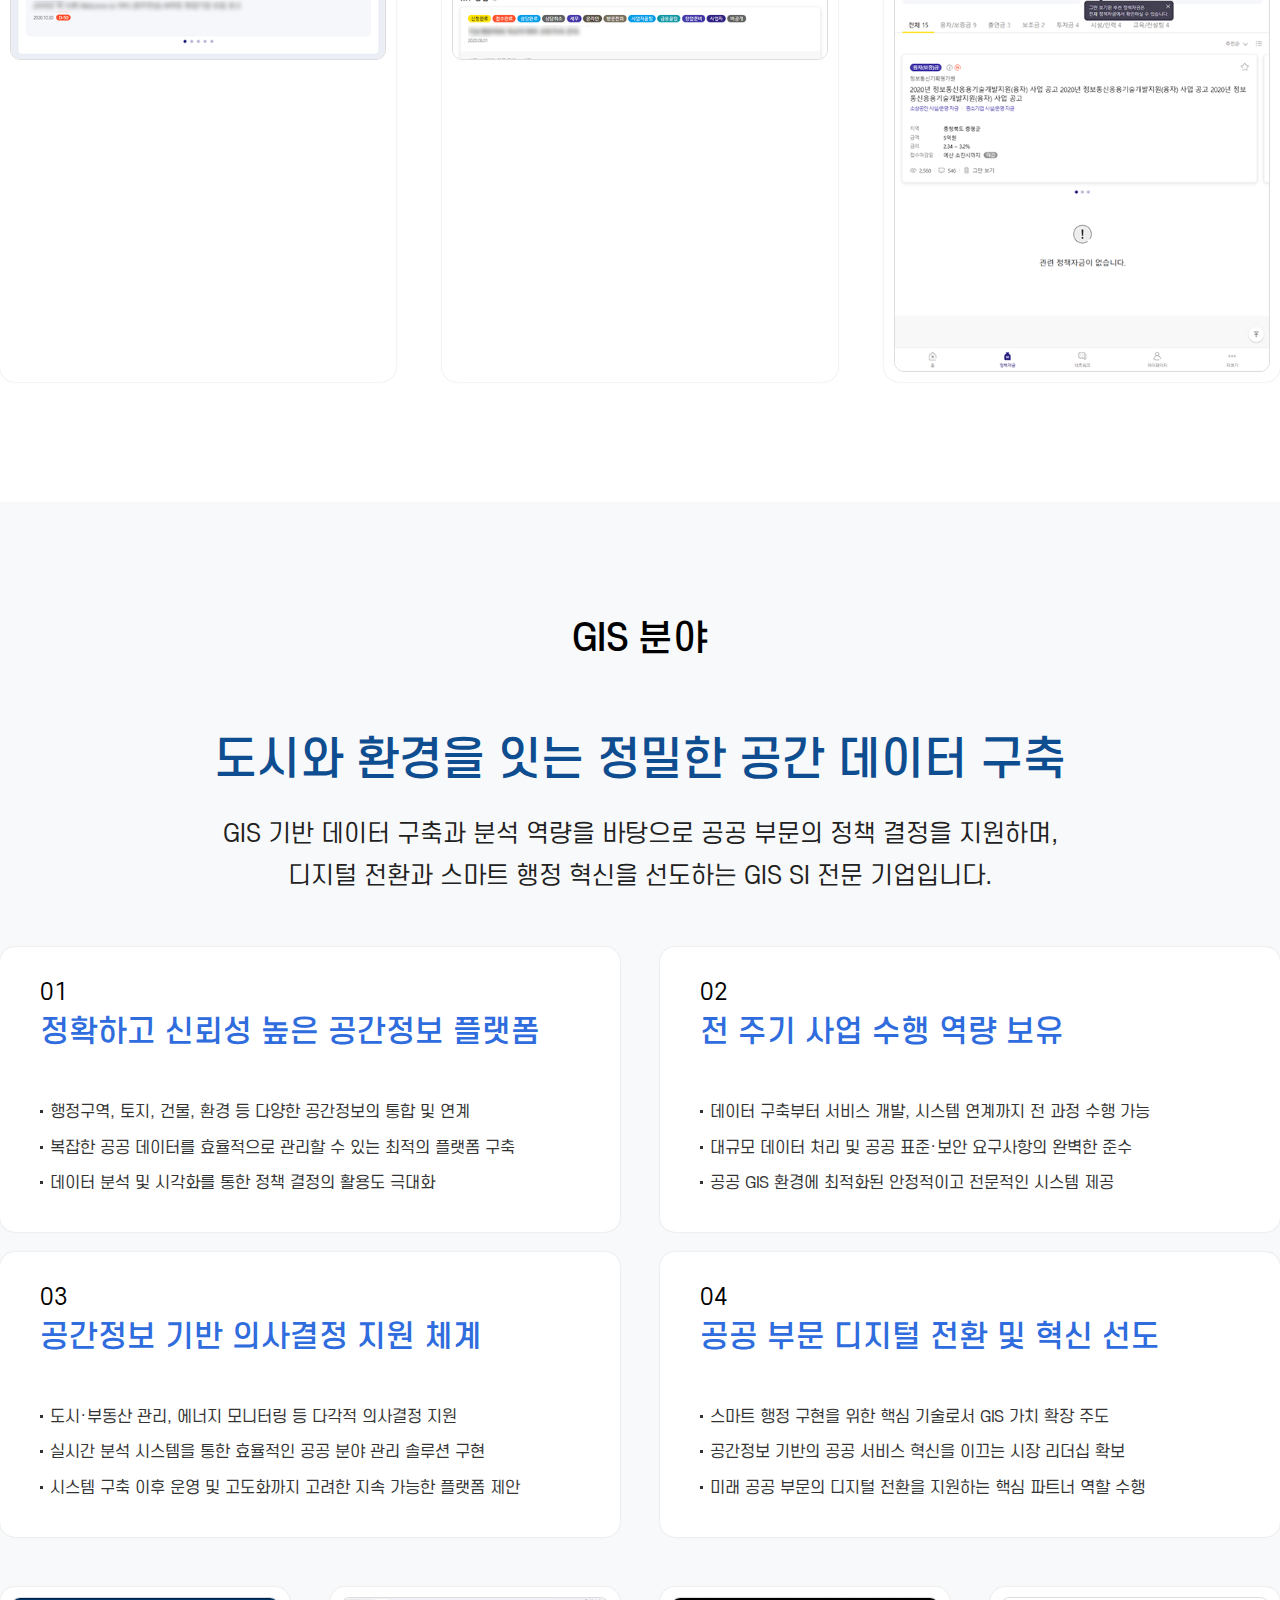
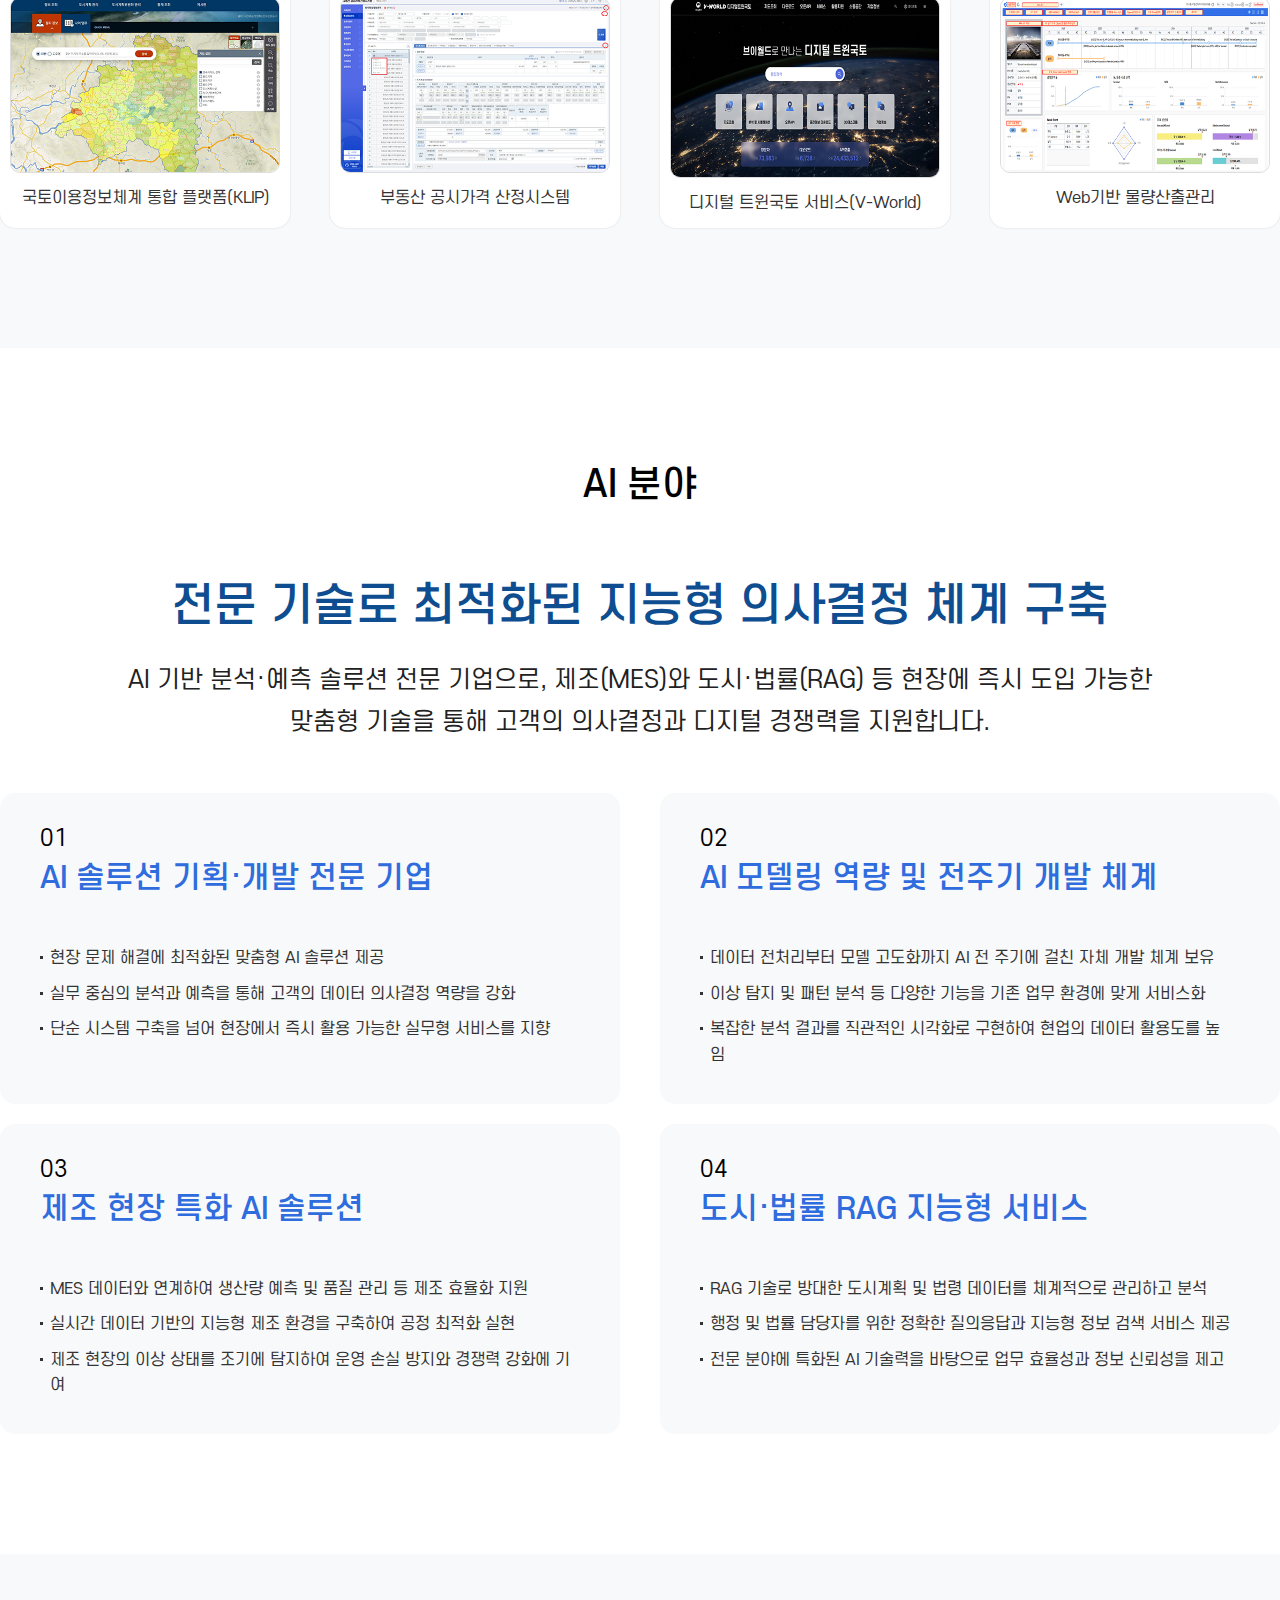
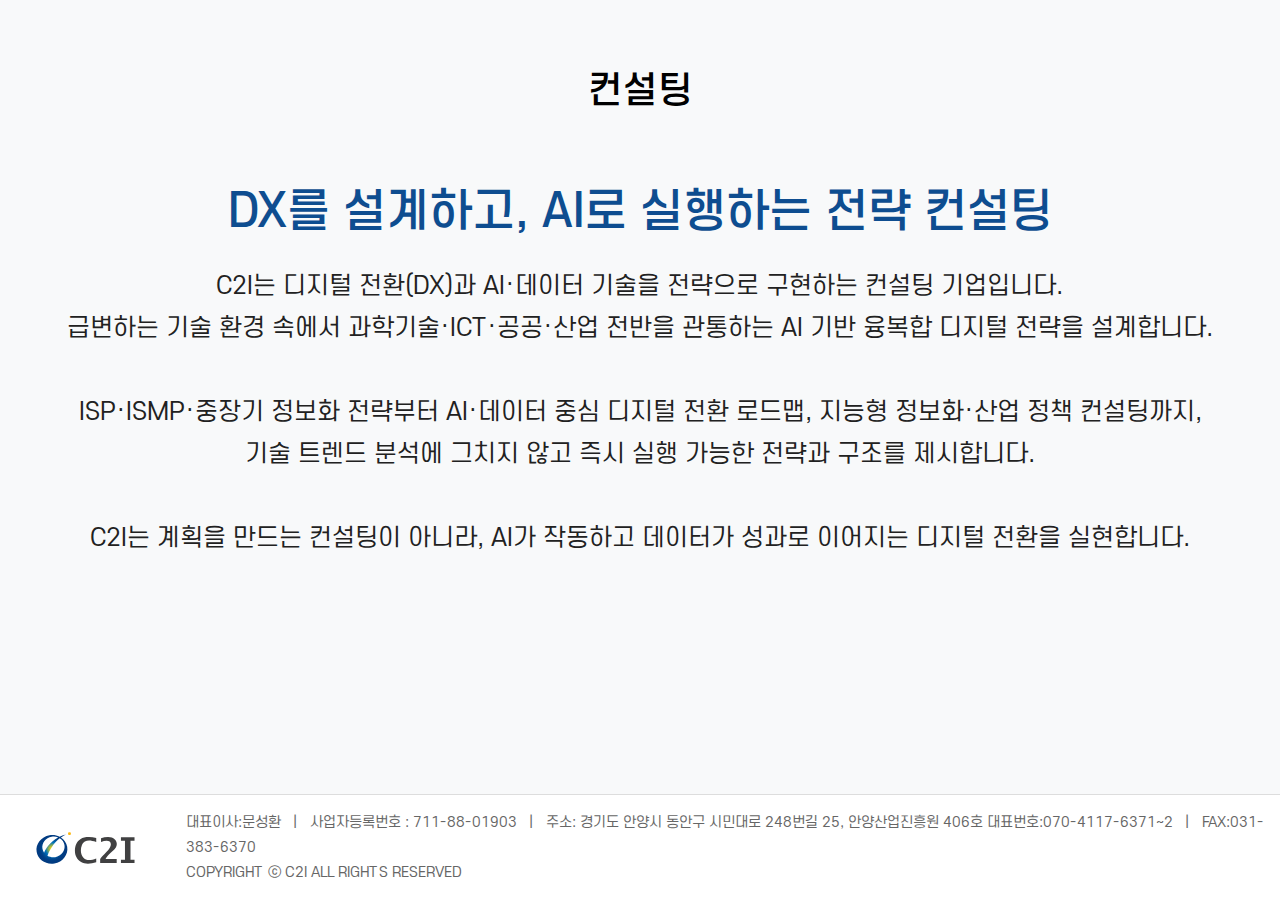
<file: v1/sub02.html>
﻿<!DOCTYPE html>
<html lang="ko">
<head>
    <meta charset="UTF-8">
    <meta name="viewport" content="width=device-width, initial-scale=1.0">
    <meta http-equiv="X-UA-Compatible" content="IE=edge">

    <link type="text/css" rel="stylesheet" href="css/default.css" />
    <link type="text/css" rel="stylesheet" href="css/ui_common.css" />
    <link rel="icon" href="images/ci.png">

    <script src="js/jquery-3.5.1.min.js"></script>
    <script src="js/ui_common.js"></script>

    <title>(주)씨투아이</title>
</head>

<body>

    <div id="wrap">
        <!-- header start -->
        <div id="header">
            <div class="header_inner">
                <a href="index.html" class="logo"><span class="hidden">(주)씨투아이</span></a>
                <button class="icbtn menu"><span>메뉴보기</span></button>
                <nav id="gnb">
                    <ul>
                        <li class="mb_logo">
                            <a href="index.html"><img src="images/flogo.svg"></a>
                            <button class="menu_close"><span>메뉴닫기</span></button>
                        </li>
                        <li>
                            <a href="sub01.html" class="top">기업정보</a>
                            <!--div class="submenu" id="sub1">
                                <ul>
                                    <li><a href="#">회사소개</a></li>
                                    <li><a href="#">주요연혁</a></li>
                                    <li><a href="#">오시는길</a></li>
                                </ul>
                            </div-->
                        </li>
                        <li>
                            <a href="sub02.html" class="top">사업분야</a>
                            <!--div class="submenu" id="sub2">
                                <ul>
                                    <li><a href="#">SI</a></li>
                                    <li><a href="#">솔루션</a></li>
                                    <li><a href="#">컨설팅</a></li>
                                    <li><a href="#">주요고객사</a></li>
                                </ul>
                            </div-->
                        </li>
                        <li>
                            <a href="sub03.html" class="top">솔루션</a>
                            <!--div class="submenu" id="sub3">
                                <ul>
                                    <li><a href="#">MES</a></li>
                                    <li><a href="#">RAG</a></li>
                                    <li><a href="#">Urban Solution</a></li>
                                </ul>
                            </div-->
                        </li> 
                        <li>
                            <a href="sub04.html" class="top">Contact US</a>
                            <div class="submenu" id="sub4">
                                
                            </div>
                        </li>
                    </ul>
                </nav>
                <div class="submenubg"></div>
            </div>
        </div>
        <!-- header end  -->
        <!-- container start -->
        <h2 class="hidden">본문컨텐츠</h2>
        <div id="container">
            <div class="svisualbx">
                <div class="visual_img v_img2"></div>
                <div class="subtit">
                    <h2>사업분야</h2>
                </div>
            </div>
            <div class="sub_tabbox">
                <ul class="tab_list">
                    <li class="active" id="b1"><a href="#business_info1" class="tab_btn">금융 분야</a></li>
                    <li id="b2"><a href="#business_info2" class="tab_btn">GIS 분야</a></li>
                    <li id="b3"><a href="#business_info3" class="tab_btn">AI 분야</a></li>
                    <li id="b4"><a href="#business_info4" class="tab_btn">컨설팅</a></li>
                </ul>
            </div>
            <div id="contents" class="business">
                <div id="business_info1">
                    <div class="subtit">금융 분야</div>
                    <div class="tc pt50">
                        <div class="slogan_kr">금융의 미래를 설계하는 디지털 혁신 파트너</div>
                        <div class="slogan_text mb50">
                            <p>
                                전문성을 바탕으로 대형 기관의 핵심 시스템과 비대면 플랫폼을 구축합니다.<br>
                                안정성·보안성을 갖춘 SI 서비스를 통해 복잡한 금융 프로세스의 디지털 전환을 완벽히 실현합니다.
                            </p>
                        </div> 
                        <ul class="business_card">
                            <li>
                                <div class="title">
                                    <span>01</span>
                                    <h4>금융 및 공공 SI 전문 기업</h4>
                                </div>
                                <ul>
                                    <li>대형 금융기관의 핵심 시스템 구축 경험을 통한 전문성 보유</li>
                                    <li>산업의 깊은 이해도와 시스템 구축에 대한 풍부한 경험 보유</li>
                                    <li>높은 안정성, 확장성, 보안성을 동시에 갖춘 고품질 서비스 제공</li>
                                </ul>
                            </li>
                            <li>
                                <div class="title">
                                    <span>02</span>
                                    <h4>다양한 사업 수행 경험을 통한 준비된 기업</h4>
                                </div>
                                <ul>
                                    <li>기업금융, 디지털금융, 비대면 금융 플랫폼 등 규제 환경을 고려한 다양한 프로젝트 수행</li>
                                    <li>주요 대형 금융기관의 대규모 SI 사업 성공적 완수</li>
                                    <li>고객 중심 서비스 설계 및 복잡한 금융 업무 프로세스의 안정적인 디지털 전환 구현</li>
                                </ul>
                            </li>
                            
                        </ul>
                        <ul class="site_list ea3">
                            <li>
                                <img src="images/b_site13.png" alt="금융시스템 화면예시1">
                               
                            </li>
                            <li>
                                <img src="images/b_site14.png" alt="금융시스템 화면예시2">
                                
                            </li>
                            <li>
                                <img src="images/b_site15.png" alt="금융시스템 화면예시3">
                                
                            </li>
                        </ul>
                   </div>
                </div>
                <div id="business_info2" class="bg-gray">
                    <div class="subtit">GIS 분야</div>
                    <div class="tc pt50">
                        <div class="slogan_kr">도시와 환경을 잇는 정밀한 공간 데이터 구축</div>
                        <div class="slogan_text mb50">
                            <p>
                                GIS 기반 데이터 구축과 분석 역량을 바탕으로 공공 부문의 정책 결정을 지원하며,<br> 디지털 전환과 스마트 행정 혁신을 선도하는 GIS SI 전문 기업입니다.
                            </p>
                        </div>
                        <ul class="business_card">
                            <li>
                                <div class="title">
                                    <span>01</span>
                                    <h4>정확하고 신뢰성 높은 공간정보 플랫폼</h4>
                                </div>
                                <ul>
                                    <li>행정구역, 토지, 건물, 환경 등 다양한 공간정보의 통합 및 연계</li>
                                    <li>복잡한 공공 데이터를 효율적으로 관리할 수 있는 최적의 플랫폼 구축</li>
                                    <li>데이터 분석 및 시각화를 통한 정책 결정의 활용도 극대화</li>
                                </ul>
                            </li>
                            <li>
                                <div class="title">
                                    <span>02</span>
                                    <h4>전 주기 사업 수행 역량 보유</h4>
                                </div>
                                <ul>
                                    <li>데이터 구축부터 서비스 개발, 시스템 연계까지 전 과정 수행 가능</li>
                                    <li>대규모 데이터 처리 및 공공 표준·보안 요구사항의 완벽한 준수</li>
                                    <li>공공 GIS 환경에 최적화된 안정적이고 전문적인 시스템 제공</li>
                                </ul>
                            </li>
                            <li>
                                <div class="title">
                                    <span>03</span>
                                    <h4>공간정보 기반 의사결정 지원 체계</h4>
                                </div>
                                <ul>
                                    <li>도시·부동산 관리, 에너지 모니터링 등 다각적 의사결정 지원</li>
                                    <li>실시간 분석 시스템을 통한 효율적인 공공 분야 관리 솔루션 구현</li>
                                    <li>시스템 구축 이후 운영 및 고도화까지 고려한 지속 가능한 플랫폼 제안</li>
                                </ul>
                            </li>
                            <li>
                                <div class="title">
                                    <span>04</span>
                                    <h4>공공 부문 디지털 전환 및 혁신 선도</h4>
                                </div>
                                <ul>
                                    <li>스마트 행정 구현을 위한 핵심 기술로서 GIS 가치 확장 주도</li>
                                    <li>공간정보 기반의 공공 서비스 혁신을 이끄는 시장 리더십 확보</li>
                                    <li>미래 공공 부문의 디지털 전환을 지원하는 핵심 파트너 역할 수행</li>
                                </ul>
                            </li>
                        </ul> 
                        <ul class="site_list ea4">
                            <li>
                                <img src="images/b_site01.png" alt="국토이용정보체계 통합 플랫폼(KLIP)">
                                <span>국토이용정보체계 통합 플랫폼(KLIP)</span>
                            </li>
                            <li>
                                <img src="images/b_site02.png" alt="부동산 공시가격 산정시스템">
                                <span>부동산 공시가격 산정시스템</span>
                            </li>
                            <li>
                                <img src="images/b_site03.png" alt="디지털 트윈국토 서비스(V-World)">
                                <span>디지털 트윈국토 서비스(V-World)</span>
                            </li>
                            <li>
                                <img src="images/b_site04.png" alt="Web기반 물량산출관리">
                                <span>Web기반 물량산출관리</span>
                            </li>
                        </ul>
                    </div>
                </div>
                <div id="business_info3">
                    <div class="subtit">AI 분야</div>
                    <div class="tc pt50">
                        <div class="slogan_kr">전문 기술로 최적화된 지능형 의사결정 체계 구축</div>
                        <div class="slogan_text mb50">
                            <p>
                                AI 기반 분석·예측 솔루션 전문 기업으로, 제조(MES)와 도시·법률(RAG) 등 현장에 즉시 도입 가능한<br>맞춤형 기술을 통해 고객의 의사결정과 디지털 경쟁력을 지원합니다.
                            </p>
                        </div> 
                        <ul class="business_card">
                            <li>
                                <div class="title">
                                    <span>01</span>
                                    <h4>AI 솔루션 기획·개발 전문 기업</h4>
                                </div>
                                <ul>
                                    <li>현장 문제 해결에 최적화된 맞춤형 AI 솔루션 제공</li>
                                    <li>실무 중심의 분석과 예측을 통해 고객의 데이터 의사결정 역량을 강화</li>
                                    <li>단순 시스템 구축을 넘어 현장에서 즉시 활용 가능한 실무형 서비스를 지향</li>
                                </ul>
                            </li>
                            <li>
                                <div class="title">
                                    <span>02</span>
                                    <h4>AI 모델링 역량 및 전주기 개발 체계</h4>
                                </div>
                                <ul>
                                    <li>데이터 전처리부터 모델 고도화까지 AI 전 주기에 걸친 자체 개발 체계 보유</li>
                                    <li>이상 탐지 및 패턴 분석 등 다양한 기능을 기존 업무 환경에 맞게 서비스화</li>
                                    <li>복잡한 분석 결과를 직관적인 시각화로 구현하여 현업의 데이터 활용도를 높임</li>
                                </ul>
                            </li>
                            <li>
                                <div class="title">
                                    <span>03</span>
                                    <h4>제조 현장 특화 AI 솔루션</h4>
                                </div>
                                <ul>
                                    <li>MES 데이터와 연계하여 생산량 예측 및 품질 관리 등 제조 효율화 지원</li>
                                    <li>실시간 데이터 기반의 지능형 제조 환경을 구축하여 공정 최적화 실현</li>
                                    <li>제조 현장의 이상 상태를 조기에 탐지하여 운영 손실 방지와 경쟁력 강화에 기여</li>
                                </ul>
                            </li>
                            <li>
                                <div class="title">
                                    <span>04</span>
                                    <h4>도시·법률 RAG 지능형 서비스</h4>
                                </div>
                                <ul>
                                    <li>RAG 기술로 방대한 도시계획 및 법령 데이터를 체계적으로 관리하고 분석</li>
                                    <li>행정 및 법률 담당자를 위한 정확한 질의응답과 지능형 정보 검색 서비스 제공</li>
                                    <li>전문 분야에 특화된 AI 기술력을 바탕으로 업무 효율성과 정보 신뢰성을 제고</li>
                                </ul>
                            </li>
                        </ul> 
                    </div>
                    
                </div>
                <div id="business_info4" class="bg-gray">   
                    <div class="subtit">컨설팅</div>
                    <div class="tc pt50">
                        <div class="slogan_kr">DX를 설계하고, AI로 실행하는 전략 컨설팅</div>
                        <div class="slogan_text mb50">
                            <p>
                                C2I는 디지털 전환(DX)과 AI·데이터 기술을 전략으로 구현하는 컨설팅 기업입니다.<br>
                                급변하는 기술 환경 속에서 과학기술·ICT·공공·산업 전반을 관통하는 AI 기반 융복합 디지털 전략을 설계합니다.<br><br>

                                ISP·ISMP·중장기 정보화 전략부터 AI·데이터 중심 디지털 전환 로드맵, 지능형 정보화·산업 정책 컨설팅까지,<br>
                                기술 트렌드 분석에 그치지 않고 즉시 실행 가능한 전략과 구조를 제시합니다.<br><br>

                                C2I는 계획을 만드는 컨설팅이 아니라, AI가 작동하고 데이터가 성과로 이어지는 디지털 전환을 실현합니다.
                            </p>
                        </div> 
                    </div>
                   
                </div>
                
            </div>
        </div>
        <!-- container end -->
        <!-- footer start -->
        <h2 class="hidden">하단영역</h2>
        <div id="footer">
            <img class="flogo" src="images/flogo.svg" alt="(주)씨투아이">
            <p class="txt_copyright">
                대표이사:문성환&nbsp;&nbsp; | &nbsp;&nbsp;사업자등록번호 : 711-88-01903&nbsp;&nbsp; | &nbsp;&nbsp;주소: 경기도 안양시 동안구 시민대로 248번길 25, 안양산업진흥원 406호
                대표번호:070-4117-6371~2&nbsp;&nbsp; | &nbsp;&nbsp;FAX:031-383-6370<br>
                COPYRIGHT ⓒ C2I  ALL RIGHTS RESERVED
            </p>
        </div>
        <!-- footer end -->
    </div>
    <!-- wrap end -->
</body>
</html>
</file>
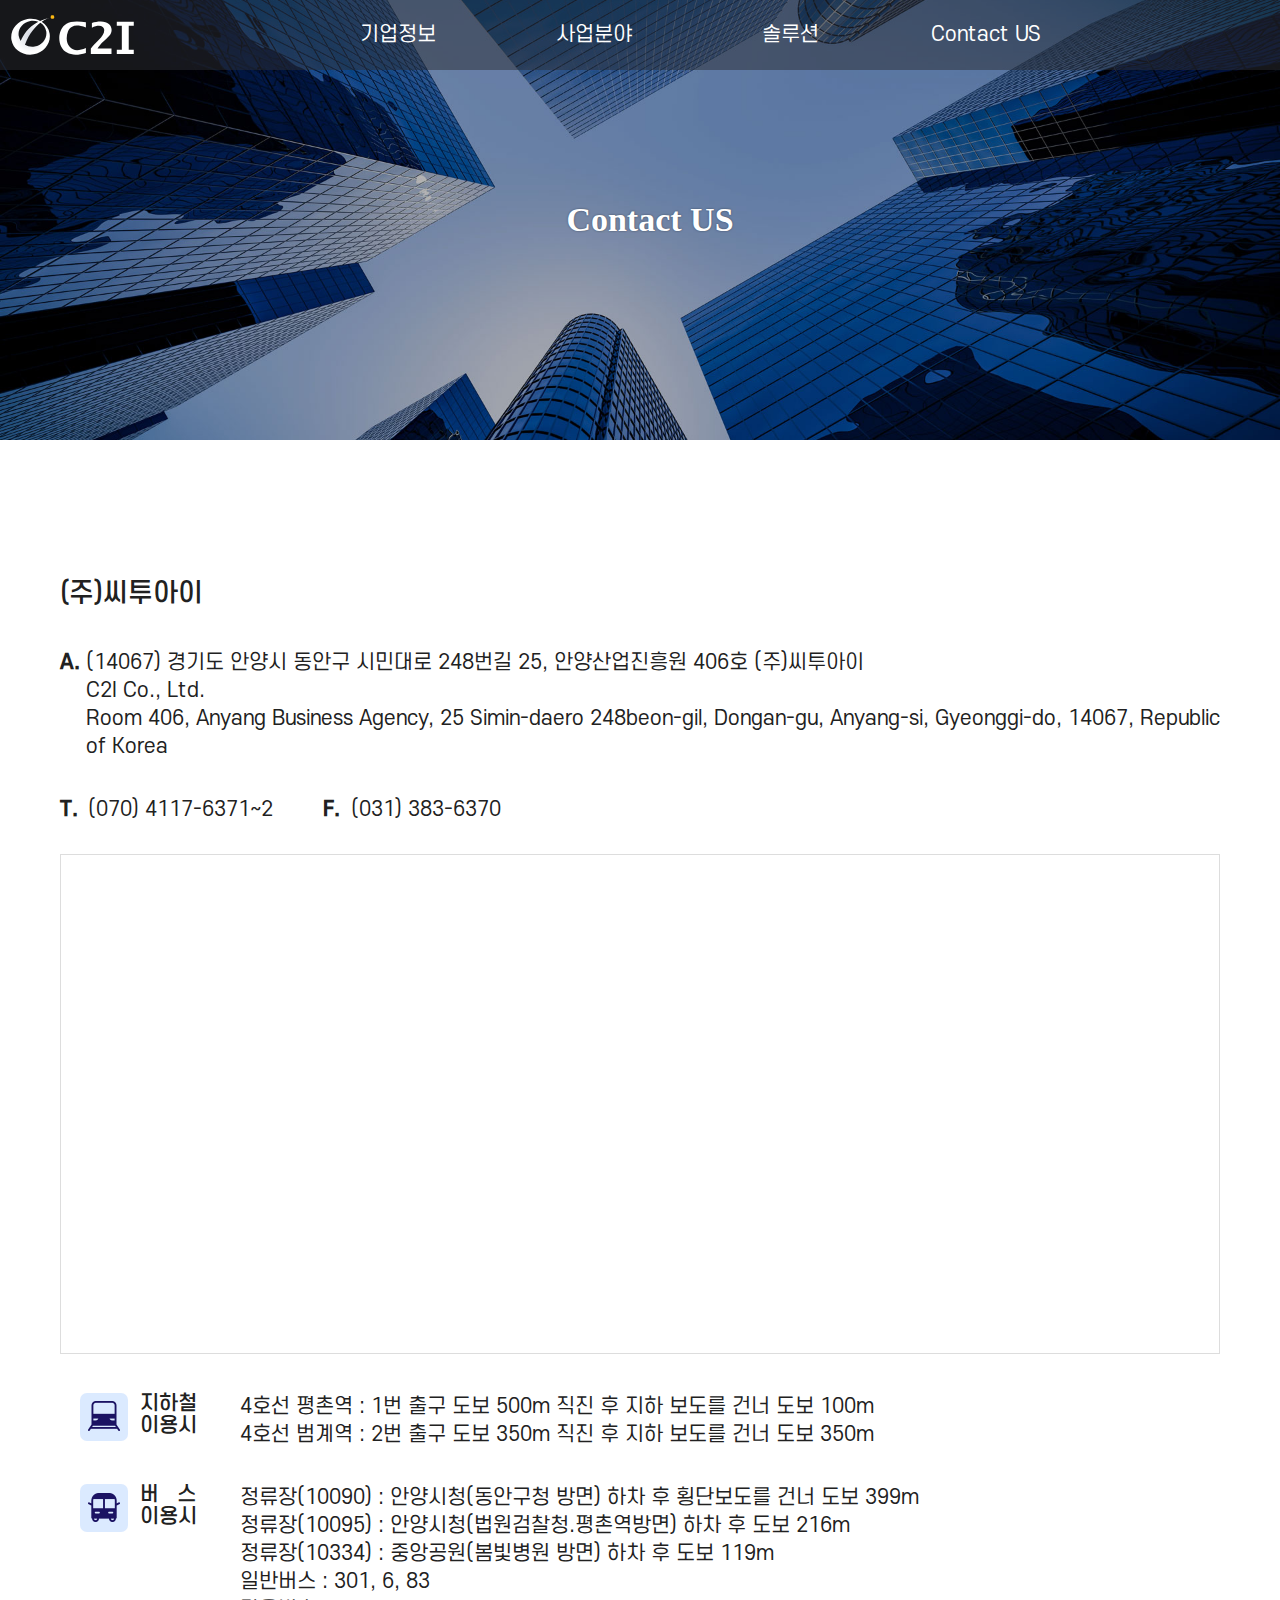
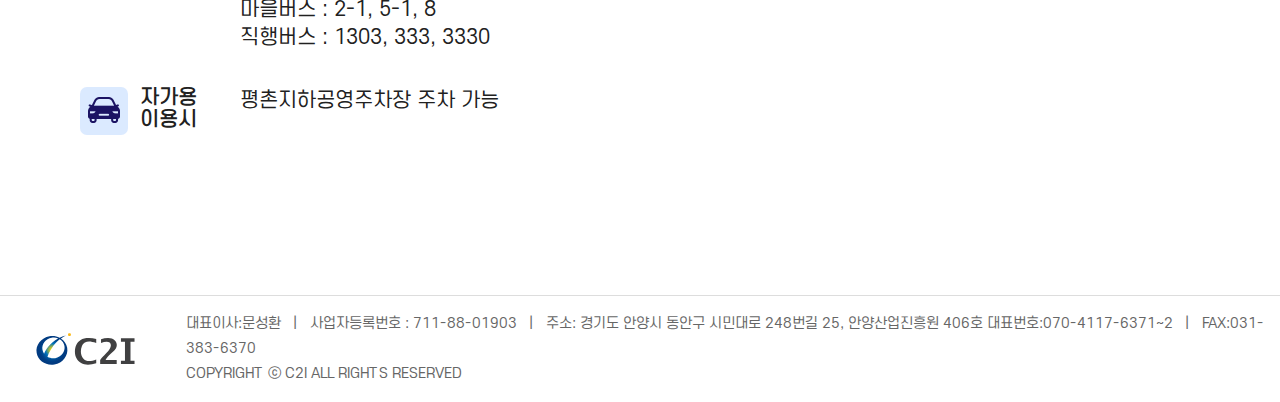
<file: v1/sub04.html>
﻿<!DOCTYPE html>
<html lang="ko">
<head>
    <meta charset="UTF-8">
    <meta name="viewport" content="width=device-width, initial-scale=1.0">
    <meta http-equiv="X-UA-Compatible" content="IE=edge">

    <link type="text/css" rel="stylesheet" href="css/default.css" />
    <link type="text/css" rel="stylesheet" href="css/ui_common.css" />
    <link rel="icon" href="images/ci.png">

    <script src="js/jquery-3.5.1.min.js"></script>
    <script src="js/ui_common.js"></script>

    <title>(주)씨투아이</title>
</head>

<body>

    <div id="wrap">
        <!-- header start -->
        <div id="header">
            <div class="header_inner">
                <a href="index.html" class="logo"><span class="hidden">(주)씨투아이</span></a>
                <button class="icbtn menu"><span>메뉴보기</span></button>
                <nav id="gnb">
                    <ul>
                        <li class="mb_logo">
                            <a href="index.html"><img src="images/flogo.svg"></a>
                            <button class="menu_close"><span>메뉴닫기</span></button>
                        </li>
                        <li>
                            <a href="sub01.html" class="top">기업정보</a>
                            <!--div class="submenu" id="sub1">
                                <ul>
                                    <li><a href="#">회사소개</a></li>
                                    <li><a href="#">주요연혁</a></li>
                                    <li><a href="#">오시는길</a></li>
                                </ul>
                            </div-->
                        </li>
                        <li>
                            <a href="sub02.html" class="top">사업분야</a>
                            <!--div class="submenu" id="sub2">
                                <ul>
                                    <li><a href="#">SI</a></li>
                                    <li><a href="#">솔루션</a></li>
                                    <li><a href="#">컨설팅</a></li>
                                    <li><a href="#">주요고객사</a></li>
                                </ul>
                            </div-->
                        </li>
                        <li>
                            <a href="sub03.html" class="top">솔루션</a>
                            <!--div class="submenu" id="sub3">
                                <ul>
                                    <li><a href="#">MES</a></li>
                                    <li><a href="#">RAG</a></li>
                                    <li><a href="#">Urban Solution</a></li>
                                </ul>
                            </div-->
                        </li> 
                        <li>
                            <a href="sub04.html" class="top">Contact US</a>
                            <div class="submenu" id="sub4">
                                
                            </div>
                        </li>
                    </ul>
                </nav>
                <div class="submenubg"></div>
            </div>
        </div>
        <!-- header end  -->
        <!-- container start -->
        <h2 class="hidden">본문컨텐츠</h2>
        <div id="container">
            <div class="svisualbx">
                <div class="visual_img v_img1"></div>
                <div class="subtit">
                    <h2>Contact US</h2>
                </div>
            </div>
            <div class="sub_tabbox" style="border-bottom: none;"></div>
            <div id="contents">
                
                <div class="location">
                    <div class="location_nm">(주)씨투아이</div>
                    <dl class="location_info">
                        <div class="dl_line">
                            <dt>A.</dt>
                            <dd>(14067) 경기도 안양시 동안구 시민대로 248번길 25, 안양산업진흥원 406호 (주)씨투아이<br>C2I Co., Ltd.<br>Room 406, Anyang Business Agency, 25 Simin-daero 248beon-gil, Dongan-gu, Anyang-si, Gyeonggi-do, 14067, Republic of Korea</dd>
                        </div>
                        <div class="dl_line">
                            <dt>T.</dt>
                            <dd>(070) 4117-6371~2</dd>
                            <dt class="ml50">F.</dt>
                            <dd>(031) 383-6370</dd>
                        </div>
                        <!--div class="dl_line">
                            <dt>E.</dt>
                            <dd>webmaster@g-inno.com</dd>
                        </div-->
                    </dl>
                    <div class="map">
                        <iframe src="https://www.google.com/maps/embed?pb=!1m18!1m12!1m3!1d792.4753595711499!2d126.95831472860232!3d37.39216309824799!2m3!1f0!2f0!3f0!3m2!1i1024!2i768!4f13.1!3m3!1m2!1s0x357b5e1c0c443a77%3A0xc4e724796863a50e!2z7JWI7JaR7IKw7JeF7KeE7Z2l7JuQ!5e0!3m2!1sko!2skr!4v1768970712606!5m2!1sko!2skr"  allowfullscreen="" loading="lazy" referrerpolicy="no-referrer-when-downgrade"></iframe>
                    <dl class="location_info traffic mb100">
                        <div class="dl_line">
                            <dt class="ic_traffic01">지하철<br>이용시</dt>
                            <dd>
                                4호선 평촌역 : 1번 출구 도보 500m 직진 후 지하 보도를 건너 도보 100m<br>
                                4호선 범계역 : 2번 출구 도보 350m 직진 후 지하 보도를 건너 도보 350m
                            </dd>
                        </div>
                        <div class="dl_line">
                            <dt class="ic_traffic02">버&nbsp;&nbsp;&nbsp;스<br>이용시</dt>
                            <dd>
                                정류장(10090) : 안양시청(동안구청 방면) 하차 후 횡단보도를 건너 도보 399m<br>
                                정류장(10095) : 안양시청(법원검찰청.평촌역방면) 하차 후 도보 216m<br>
                                정류장(10334) : 중앙공원(봄빛병원 방면) 하차 후 도보 119m<br>
                                일반버스 : 301, 6, 83<br>
                                마을버스 : 2-1, 5-1, 8<br>
                                직행버스 : 1303, 333, 3330<br>
                            </dd>
                        </div>
                        <div class="dl_line">
                            <dt class="ic_traffic03">자가용<br>이용시</dt>
                            <dd>평촌지하공영주차장 주차 가능</dd>
                        </div>
                    </dl>
                </div>
            </div>
        </div>
        <!-- container end -->
        <!-- footer start -->
        <h2 class="hidden">하단영역</h2>
        <div id="footer">
            <img class="flogo" src="images/flogo.svg" alt="(주)씨투아이">
            <p class="txt_copyright">
                대표이사:문성환&nbsp;&nbsp; | &nbsp;&nbsp;사업자등록번호 : 711-88-01903&nbsp;&nbsp; | &nbsp;&nbsp;주소: 경기도 안양시 동안구 시민대로 248번길 25, 안양산업진흥원 406호
                대표번호:070-4117-6371~2&nbsp;&nbsp; | &nbsp;&nbsp;FAX:031-383-6370<br>
                COPYRIGHT ⓒ C2I  ALL RIGHTS RESERVED
            </p>
        </div>
        <!-- footer end -->
    </div>
    <!-- wrap end -->
</body>
</html>
</file>
<file: v1/css/xeicon.css>
/*!
*  XEIcon 2.2.0 by @NAVER - http://xpressengine.github.io/XEIcon/ - @XEIcon
*  License - http://xpressengine.github.io/XEIcon/license.html (Font: SIL OFL 1.1, CSS: MIT License)
*/

@font-face {
    font-family: 'xeicon';
    src:url('font/xeicon.eot?v=2.2.0');
    src:url('font/xeicon.eot?#iefix&v=2.2.0') format('embedded-opentype'),
        url('font/xeicon.woff2?v=2.2.0') format('woff2'),
        url('font/xeicon.woff?v=2.2.0') format('woff'),
        url('font/xeicon.ttf?v=2.2.0') format('truetype'),
        url('font/xeicon.svg?v=2.2.0#xeicon') format('svg');
    font-weight: normal;
    font-style: normal;
}

i {
    /* use !important to prevent issues with browser extensions that change fonts */
    font-family: 'xeicon' !important;
    display: inline-block;
    speak: none;
    font-style: normal;
    font-weight: normal;
    font-variant: normal;
    text-transform: none;
    line-height: 1;

    /* Better Font Rendering =========== */
    -webkit-font-smoothing: antialiased;
    -moz-osx-font-smoothing: grayscale;
}

.xi-angle-down:before {
    content: "\e941";
}
.xi-angle-down-min:before {
    content: "\e942";
}
.xi-angle-down-thin:before {
    content: "\e943";
}
.xi-angle-left:before {
    content: "\e93b";
}
.xi-angle-left-thin:before {
    content: "\e93d";
}
.xi-angle-left-min:before {
    content: "\e93c";
}
.xi-angle-right:before {
    content: "\e93e";
}
.xi-angle-right-min:before {
    content: "\e93f";
}
.xi-angle-right-thin:before {
    content: "\e940";
}
.xi-angle-up:before {
    content: "\e944";
}
.xi-angle-up-min:before {
    content: "\e945";
}
.xi-angle-up-thin:before {
    content: "\e946";
}
.xi-apps:before {
    content: "\e903";
}
.xi-arrow-bottom:before {
    content: "\e904";
}
.xi-arrow-down:before {
    content: "\e905";
}
.xi-arrow-left:before {
    content: "\e906";
}
.xi-arrow-right:before {
    content: "\e907";
}
.xi-arrow-top:before {
    content: "\e912";
}
.xi-arrow-up:before {
    content: "\e915";
}
.xi-arrows:before {
    content: "\e90c";
}
.xi-arrows-alt:before {
    content: "\e90d";
}
.xi-arrows-h:before {
    content: "\e90e";
}
.xi-arrows-v:before {
    content: "\e90f";
}
.xi-bars:before {
    content: "\e91c";
}
.xi-caret-down:before {
    content: "\e935";
}
.xi-caret-down-circle:before {
    content: "\e937";
}
.xi-caret-down-circle-o:before {
    content: "\e938";
}
.xi-caret-down-min:before {
    content: "\e936";
}
.xi-caret-down-square:before {
    content: "\e939";
}
.xi-caret-down-square-o:before {
    content: "\e93a";
}
.xi-caret-up:before {
    content: "\e92f";
}
.xi-caret-up-circle:before {
    content: "\e931";
}
.xi-caret-up-circle-o:before {
    content: "\e932";
}
.xi-caret-up-min:before {
    content: "\e930";
}
.xi-caret-up-square:before {
    content: "\e933";
}
.xi-caret-up-square-o:before {
    content: "\e934";
}
.xi-catched:before {
    content: "\e923";
}
.xi-cog:before {
    content: "\e986";
}
.xi-compare-arrows:before {
    content: "\e947";
}
.xi-compress:before {
    content: "\e911";
}
.xi-compress-square:before {
    content: "\e955";
}
.xi-dashboard:before {
    content: "\e948";
}
.xi-dashboard-o:before {
    content: "\e95e";
}
.xi-drag-handle:before {
    content: "\e960";
}
.xi-drag-vertical:before {
    content: "\e996";
}
.xi-ellipsis-h:before {
    content: "\e94a";
}
.xi-ellipsis-v:before {
    content: "\e949";
}
.xi-expand:before {
    content: "\e910";
}
.xi-expand-square:before {
    content: "\e954";
}
.xi-external-link:before {
    content: "\e980";
}
.xi-eye:before {
    content: "\e951";
}
.xi-eye-o:before {
    content: "\e950";
}
.xi-eye-off:before {
    content: "\e953";
}
.xi-eye-off-o:before {
    content: "\e952";
}
.xi-filter:before {
    content: "\e9d9";
}
.xi-flag:before {
    content: "\e961";
}
.xi-flag-o:before {
    content: "\e962";
}
.xi-hamburger-back:before {
    content: "\eb46";
}
.xi-hamburger-out:before {
    content: "\eb45";
}
.xi-home:before {
    content: "\e900";
}
.xi-home-o:before {
    content: "\e902";
}
.xi-lock:before {
    content: "\e964";
}
.xi-lock-o:before {
    content: "\e966";
}
.xi-log-in:before {
    content: "\e963";
}
.xi-log-out:before {
    content: "\e972";
}
.xi-long-arrow-down:before {
    content: "\e90a";
}
.xi-long-arrow-left:before {
    content: "\e908";
}
.xi-long-arrow-right:before {
    content: "\e90b";
}
.xi-long-arrow-up:before {
    content: "\e909";
}
.xi-refresh:before {
    content: "\e973";
}
.xi-renew:before {
    content: "\e977";
}
.xi-scroll:before {
    content: "\e94b";
}
.xi-search:before {
    content: "\e97a";
}
.xi-subdirectory:before {
    content: "\e97e";
}
.xi-subdirectory-arrow:before {
    content: "\e981";
}
.xi-sync:before {
    content: "\e982";
}
.xi-trash:before {
    content: "\e96e";
}
.xi-trash-o:before {
    content: "\e96f";
}
.xi-unlock:before {
    content: "\e965";
}
.xi-unlock-o:before {
    content: "\e967";
}
.xi-view-array:before {
    content: "\e983";
}
.xi-view-carousel:before {
    content: "\e984";
}
.xi-view-column:before {
    content: "\e985";
}
.xi-view-day:before {
    content: "\e98d";
}
.xi-view-list:before {
    content: "\e993";
}
.xi-view-module:before {
    content: "\e997";
}
.xi-view-stream:before {
    content: "\e99a";
}
.xi-wrench:before {
    content: "\e99b";
}
.xi-zoom-in:before {
    content: "\e97b";
}
.xi-zoom-out:before {
    content: "\e97c";
}
.xi-bookmark:before {
    content: "\ea1c";
}
.xi-bookmark-o:before {
    content: "\ea1d";
}
.xi-check:before {
    content: "\e928";
}
.xi-check-circle:before {
    content: "\e92b";
}
.xi-check-circle-o:before {
    content: "\e92c";
}
.xi-check-min:before {
    content: "\e929";
}
.xi-check-square:before {
    content: "\e92d";
}
.xi-check-square-o:before {
    content: "\e92e";
}
.xi-check-thin:before {
    content: "\e92a";
}
.xi-close:before {
    content: "\e921";
}
.xi-close-circle:before {
    content: "\e924";
}
.xi-close-circle-o:before {
    content: "\e925";
}
.xi-close-min:before {
    content: "\e922";
}
.xi-close-square:before {
    content: "\e926";
}
.xi-close-square-o:before {
    content: "\e927";
}
.xi-close-thin:before {
    content: "\e9af";
}
.xi-cut:before {
    content: "\e9b0";
}
.xi-label:before {
    content: "\e9b1";
}
.xi-label-o:before {
    content: "\e9b2";
}
.xi-library-add:before {
    content: "\e9b3";
}
.xi-library-bookmark:before {
    content: "\e9b4";
}
.xi-lightbulb:before {
    content: "\e9be";
}
.xi-lightbulb-o:before {
    content: "\e9bf";
}
.xi-link:before {
    content: "\e9c0";
}
.xi-mail:before {
    content: "\ea06";
}
.xi-mail-o:before {
    content: "\ea07";
}
.xi-mail-read:before {
    content: "\ea08";
}
.xi-mail-read-o:before {
    content: "\ea09";
}
.xi-minus:before {
    content: "\e91a";
}
.xi-minus-circle:before {
    content: "\e91d";
}
.xi-minus-circle-o:before {
    content: "\e91e";
}
.xi-minus-min:before {
    content: "\e91b";
}
.xi-minus-square:before {
    content: "\e91f";
}
.xi-minus-square-o:before {
    content: "\e920";
}
.xi-minus-thin:before {
    content: "\e9c1";
}
.xi-package:before {
    content: "\e9c2";
}
.xi-pen:before {
    content: "\e9c3";
}
.xi-pen-o:before {
    content: "\e9c4";
}
.xi-plus:before {
    content: "\e913";
}
.xi-plus-circle:before {
    content: "\e916";
}
.xi-plus-circle-o:before {
    content: "\e917";
}
.xi-plus-min:before {
    content: "\e914";
}
.xi-plus-square:before {
    content: "\e918";
}
.xi-plus-square-o:before {
    content: "\e919";
}
.xi-plus-thin:before {
    content: "\e9c5";
}
.xi-radiobox-blank:before {
    content: "\e9c6";
}
.xi-radiobox-checked:before {
    content: "\e9c7";
}
.xi-redo:before {
    content: "\e9c8";
}
.xi-reply:before {
    content: "\ea0d";
}
.xi-reply-all:before {
    content: "\ea0c";
}
.xi-save:before {
    content: "\e9b9";
}
.xi-send:before {
    content: "\ea0b";
}
.xi-switch-off:before {
    content: "\e9c9";
}
.xi-switch-on:before {
    content: "\e9ca";
}
.xi-tag:before {
    content: "\ea36";
}
.xi-tags:before {
    content: "\ea37";
}
.xi-toggle-off:before {
    content: "\e9cb";
}
.xi-toggle-on:before {
    content: "\e9cd";
}
.xi-undo:before {
    content: "\e9d2";
}
.xi-at:before {
    content: "\ea0a";
}
.xi-call:before {
    content: "\e9d3";
}
.xi-call-made:before {
    content: "\e9d4";
}
.xi-call-missed:before {
    content: "\e9d5";
}
.xi-call-received:before {
    content: "\e9d6";
}
.xi-comment:before {
    content: "\e9d7";
}
.xi-comment-o:before {
    content: "\e9d8";
}
.xi-crown:before {
    content: "\e9da";
}
.xi-emoticon:before {
    content: "\e9dd";
}
.xi-emoticon-bad:before {
    content: "\e9de";
}
.xi-emoticon-bad-o:before {
    content: "\e9df";
}
.xi-emoticon-cool:before {
    content: "\e9e0";
}
.xi-emoticon-cool-o:before {
    content: "\e9e1";
}
.xi-emoticon-devil:before {
    content: "\e9e2";
}
.xi-emoticon-devil-o:before {
    content: "\e9e3";
}
.xi-emoticon-happy:before {
    content: "\e9e4";
}
.xi-emoticon-happy-o:before {
    content: "\e9e6";
}
.xi-emoticon-neutral:before {
    content: "\e9eb";
}
.xi-emoticon-neutral-o:before {
    content: "\e9ec";
}
.xi-emoticon-o:before {
    content: "\e9ed";
}
.xi-emoticon-sad:before {
    content: "\e9ee";
}
.xi-emoticon-sad-o:before {
    content: "\e9ef";
}
.xi-forum:before {
    content: "\e9f0";
}
.xi-forum-o:before {
    content: "\e9f1";
}
.xi-group:before {
    content: "\ea2e";
}
.xi-heart:before {
    content: "\ea10";
}
.xi-heart-o:before {
    content: "\ea11";
}
.xi-message:before {
    content: "\ea14";
}
.xi-message-o:before {
    content: "\ea15";
}
.xi-note:before {
    content: "\ea1a";
}
.xi-note-o:before {
    content: "\ea1b";
}
.xi-profile:before {
    content: "\e9f2";
}
.xi-profile-o:before {
    content: "\ea2a";
}
.xi-send2:before {
    content: "\ea0e";
}
.xi-share:before {
    content: "\e9fa";
}
.xi-share-alt:before {
    content: "\e9e9";
}
.xi-share-alt-o:before {
    content: "\e9ea";
}
.xi-speech:before {
    content: "\ea12";
}
.xi-speech-o:before {
    content: "\ea13";
}
.xi-star:before {
    content: "\ea0f";
}
.xi-star-o:before {
    content: "\ea16";
}
.xi-thumbs-down:before {
    content: "\ea29";
}
.xi-thumbs-up:before {
    content: "\ea28";
}
.xi-trophy:before {
    content: "\ea38";
}
.xi-user:before {
    content: "\e9f3";
}
.xi-user-address:before {
    content: "\e9f4";
}
.xi-user-o:before {
    content: "\e9f5";
}
.xi-user-plus:before {
    content: "\e9f7";
}
.xi-user-plus-o:before {
    content: "\e9f8";
}
.xi-users:before {
    content: "\e9f9";
}
.xi-users-o:before {
    content: "\ea04";
}
.xi-users-plus:before {
    content: "\ea17";
}
.xi-video-call:before {
    content: "\ea18";
}
.xi-voicemail:before {
    content: "\ea19";
}
.xi-alarm:before {
    content: "\ea1e";
}
.xi-alarm-o:before {
    content: "\ea1f";
}
.xi-alarm-off:before {
    content: "\ea20";
}
.xi-ban:before {
    content: "\e9ae";
}
.xi-bell:before {
    content: "\e99c";
}
.xi-bell-o:before {
    content: "\e99d";
}
.xi-bell-off:before {
    content: "\e99e";
}
.xi-bell-off-o:before {
    content: "\e99f";
}
.xi-calendar:before {
    content: "\e9a0";
}
.xi-calendar-add:before {
    content: "\e9a1";
}
.xi-calendar-cancle:before {
    content: "\e9a3";
}
.xi-calendar-check:before {
    content: "\e9a4";
}
.xi-calendar-list:before {
    content: "\e9a5";
}
.xi-calendar-remove:before {
    content: "\e9a2";
}
.xi-error:before {
    content: "\e9aa";
}
.xi-error-o:before {
    content: "\e9ab";
}
.xi-hand-paper:before {
    content: "\ea21";
}
.xi-help:before {
    content: "\e9ad";
}
.xi-help-o:before {
    content: "\e9ac";
}
.xi-info:before {
    content: "\e9a6";
}
.xi-info-o:before {
    content: "\e9a7";
}
.xi-key:before {
    content: "\ea22";
}
.xi-wifi:before {
    content: "\ea23";
}
.xi-new:before {
    content: "\e9a8";
}
.xi-new-o:before {
    content: "\e9a9";
}
.xi-security:before {
    content: "\ea24";
}
.xi-shield-checked:before {
    content: "\ea25";
}
.xi-shield-checked-o:before {
    content: "\ea26";
}
.xi-snooze:before {
    content: "\ea27";
}
.xi-time:before {
    content: "\ea2b";
}
.xi-time-o:before {
    content: "\ea2c";
}
.xi-warning:before {
    content: "\ea2d";
}
.xi-align-center:before {
    content: "\e958";
}
.xi-align-justify:before {
    content: "\e956";
}
.xi-align-left:before {
    content: "\e957";
}
.xi-align-right:before {
    content: "\e959";
}
.xi-bold:before {
    content: "\e96a";
}
.xi-border-bottom:before {
    content: "\ea32";
}
.xi-border-clear:before {
    content: "\ea33";
}
.xi-border-color:before {
    content: "\ea39";
}
.xi-border-horizontal:before {
    content: "\ea45";
}
.xi-border-inner:before {
    content: "\ea46";
}
.xi-border-left:before {
    content: "\ea49";
}
.xi-border-outer:before {
    content: "\ea4f";
}
.xi-border-right:before {
    content: "\ea51";
}
.xi-border-style:before {
    content: "\ea52";
}
.xi-border-top:before {
    content: "\ea54";
}
.xi-border-vertical:before {
    content: "\ea5c";
}
.xi-caps:before {
    content: "\e96d";
}
.xi-code:before {
    content: "\ea5d";
}
.xi-color-dropper:before {
    content: "\e97d";
}
.xi-color-fill:before {
    content: "\ea5e";
}
.xi-color-helper:before {
    content: "\ea5f";
}
.xi-crop:before {
    content: "\e999";
}
.xi-dedent:before {
    content: "\e95b";
}
.xi-document:before {
    content: "\e998";
}
.xi-eraser:before {
    content: "\e970";
}
.xi-eraser-o:before {
    content: "\e971";
}
.xi-face:before {
    content: "\ea62";
}
.xi-font:before {
    content: "\ea63";
}
.xi-border-all:before {
    content: "\e987";
}
.xi-indent:before {
    content: "\e95a";
}
.xi-italic:before {
    content: "\e96c";
}
.xi-layout:before {
    content: "\e988";
}
.xi-layout-aside:before {
    content: "\e98b";
}
.xi-layout-aside-o:before {
    content: "\e991";
}
.xi-layout-column:before {
    content: "\e98c";
}
.xi-layout-column-o:before {
    content: "\e992";
}
.xi-layout-full:before {
    content: "\e989";
}
.xi-layout-full-o:before {
    content: "\e98f";
}
.xi-layout-o:before {
    content: "\e98e";
}
.xi-layout-snb:before {
    content: "\e98a";
}
.xi-layout-snb-o:before {
    content: "\e990";
}
.xi-line-style:before {
    content: "\ea66";
}
.xi-line-weight:before {
    content: "\ea67";
}
.xi-line-height:before {
    content: "\e976";
}
.xi-link-broken:before {
    content: "\ea68";
}
.xi-link-insert:before {
    content: "\ea6a";
}
.xi-list:before {
    content: "\e95f";
}
.xi-list-dot:before {
    content: "\e95c";
}
.xi-list-number:before {
    content: "\ea6b";
}
.xi-list-square:before {
    content: "\e95d";
}
.xi-omega:before {
    content: "\ea6c";
}
.xi-opacity:before {
    content: "\ea6d";
}
.xi-overscan:before {
    content: "\ea78";
}
.xi-palette:before {
    content: "\e995";
}
.xi-paperclip:before {
    content: "\ea7f";
}
.xi-paragraph:before {
    content: "\e968";
}
.xi-rotate-left:before {
    content: "\e979";
}
.xi-rotate-right:before {
    content: "\e978";
}
.xi-scissors:before {
    content: "\e994";
}
.xi-sort-asc:before {
    content: "\e974";
}
.xi-sort-desc:before {
    content: "\e975";
}
.xi-spellcheck:before {
    content: "\eaa9";
}
.xi-strikethrough:before {
    content: "\e969";
}
.xi-text-color:before {
    content: "\eaaa";
}
.xi-text-format:before {
    content: "\eab9";
}
.xi-text-size:before {
    content: "\eaba";
}
.xi-text-type:before {
    content: "\e97f";
}
.xi-transform:before {
    content: "\eabb";
}
.xi-translate:before {
    content: "\eabc";
}
.xi-underline:before {
    content: "\e96b";
}
.xi-valign-bottom:before {
    content: "\eabd";
}
.xi-valign-center:before {
    content: "\eabe";
}
.xi-valign-top:before {
    content: "\eabf";
}
.xi-airplay:before {
    content: "\eac0";
}
.xi-alarm-clock:before {
    content: "\eac1";
}
.xi-alarm-clock-o:before {
    content: "\eac2";
}
.xi-alarm-clock-off:before {
    content: "\eac3";
}
.xi-alt:before {
    content: "\e94d";
}
.xi-backspace:before {
    content: "\eac4";
}
.xi-battery:before {
    content: "\eac5";
}
.xi-battery-10:before {
    content: "\eac6";
}
.xi-battery-20:before {
    content: "\eac7";
}
.xi-battery-30:before {
    content: "\eac8";
}
.xi-battery-40:before {
    content: "\eac9";
}
.xi-battery-50:before {
    content: "\eacb";
}
.xi-battery-60:before {
    content: "\eacc";
}
.xi-battery-70:before {
    content: "\eacd";
}
.xi-battery-80:before {
    content: "\eace";
}
.xi-battery-90:before {
    content: "\eacf";
}
.xi-battery-o:before {
    content: "\ead0";
}
.xi-bluetooth:before {
    content: "\ead1";
}
.xi-bluetooth-off:before {
    content: "\ead2";
}
.xi-bluetooth-on:before {
    content: "\ead3";
}
.xi-bluetooth-search:before {
    content: "\ead4";
}
.xi-brightness:before {
    content: "\ead5";
}
.xi-capslock:before {
    content: "\ead6";
}
.xi-clock:before {
    content: "\ead7";
}
.xi-clock-o:before {
    content: "\ead8";
}
.xi-command:before {
    content: "\e94e";
}
.xi-contrast:before {
    content: "\ead9";
}
.xi-desktop:before {
    content: "\eada";
}
.xi-devices:before {
    content: "\eadb";
}
.xi-diskette:before {
    content: "\e9ba";
}
.xi-enter:before {
    content: "\eadc";
}
.xi-esc:before {
    content: "\e94f";
}
.xi-fax:before {
    content: "\e9bc";
}
.xi-flashlight:before {
    content: "\eadd";
}
.xi-flashlight-off:before {
    content: "\eade";
}
.xi-flight-off:before {
    content: "\eadf";
}
.xi-flight-on:before {
    content: "\eae0";
}
.xi-gamepad:before {
    content: "\eae1";
}
.xi-gps:before {
    content: "\eae2";
}
.xi-gps-none:before {
    content: "\eae3";
}
.xi-gps-off:before {
    content: "\eae4";
}
.xi-hdd:before {
    content: "\eae5";
}
.xi-hdmi:before {
    content: "\eae6";
}
.xi-keyboard:before {
    content: "\eae7";
}
.xi-keyboard-o:before {
    content: "\eae8";
}
.xi-laptop:before {
    content: "\eae9";
}
.xi-lock-rotation:before {
    content: "\eaea";
}
.xi-memory:before {
    content: "\eaeb";
}
.xi-memory-o:before {
    content: "\eaec";
}
.xi-mobile:before {
    content: "\eaed";
}
.xi-mouse:before {
    content: "\e9b6";
}
.xi-mouse-pointer:before {
    content: "\eaee";
}
.xi-plug:before {
    content: "\e9d0";
}
.xi-power-off:before {
    content: "\e94c";
}
.xi-presentation:before {
    content: "\e9cf";
}
.xi-print:before {
    content: "\e9bb";
}
.xi-projector:before {
    content: "\e9ce";
}
.xi-router:before {
    content: "\eaef";
}
.xi-router-o:before {
    content: "\eaf0";
}
.xi-sdcard:before {
    content: "\e9b7";
}
.xi-signal:before {
    content: "\eaf1";
}
.xi-signal-1:before {
    content: "\eaf2";
}
.xi-signal-2:before {
    content: "\eaf3";
}
.xi-signal-3:before {
    content: "\eaf4";
}
.xi-signal-4:before {
    content: "\eaf5";
}
.xi-signal-none:before {
    content: "\eaf6";
}
.xi-space-bar:before {
    content: "\eaf7";
}
.xi-speaker:before {
    content: "\ea60";
}
.xi-tab:before {
    content: "\eaf8";
}
.xi-tablet:before {
    content: "\eaf9";
}
.xi-touch:before {
    content: "\eafa";
}
.xi-tv:before {
    content: "\eafb";
}
.xi-usb:before {
    content: "\eafc";
}
.xi-usb-drive:before {
    content: "\e9b8";
}
.xi-usim:before {
    content: "\e9bd";
}
.xi-watch:before {
    content: "\e9b5";
}
.xi-webcam:before {
    content: "\e9cc";
}
.xi-wifi-signal:before {
    content: "\eafd";
}
.xi-wifi-signal-mid:before {
    content: "\eafe";
}
.xi-wifi-signal-min:before {
    content: "\eaff";
}
.xi-wifi-signal-off:before {
    content: "\eb00";
}
.xi-album:before {
    content: "\ea61";
}
.xi-backward:before {
    content: "\ea47";
}
.xi-book:before {
    content: "\ea34";
}
.xi-book-o:before {
    content: "\ea35";
}
.xi-camera:before {
    content: "\ea4b";
}
.xi-camera-o:before {
    content: "\ea4a";
}
.xi-chart-bar:before {
    content: "\e901";
}
.xi-chart-bar-square:before {
    content: "\eb01";
}
.xi-chart-line:before {
    content: "\eb02";
}
.xi-chart-pie:before {
    content: "\eb03";
}
.xi-chart-pie-o:before {
    content: "\eb04";
}
.xi-chart-pyramid:before {
    content: "\ea69";
}
.xi-eject:before {
    content: "\ea42";
}
.xi-equalizer:before {
    content: "\eb05";
}
.xi-equalizer-thin:before {
    content: "\ea55";
}
.xi-exposure:before {
    content: "\eb06";
}
.xi-fast-backward:before {
    content: "\eb07";
}
.xi-fast-forward:before {
    content: "\eb08";
}
.xi-flash:before {
    content: "\eb09";
}
.xi-flash-off:before {
    content: "\eb0a";
}
.xi-focus-center:before {
    content: "\eb0b";
}
.xi-focus-frame:before {
    content: "\eb0c";
}
.xi-focus-weak:before {
    content: "\eb11";
}
.xi-forward:before {
    content: "\ea48";
}
.xi-game:before {
    content: "\eb12";
}
.xi-headset:before {
    content: "\ea64";
}
.xi-image:before {
    content: "\ea50";
}
.xi-image-o:before {
    content: "\ea4e";
}
.xi-library-books:before {
    content: "\eb14";
}
.xi-library-books-o:before {
    content: "\eb16";
}
.xi-library-image:before {
    content: "\eb17";
}
.xi-library-image-o:before {
    content: "\eb18";
}
.xi-library-music:before {
    content: "\eb19";
}
.xi-library-video:before {
    content: "\eb1a";
}
.xi-microphone:before {
    content: "\ea57";
}
.xi-microphone-o:before {
    content: "\ea56";
}
.xi-microphone-off:before {
    content: "\ea58";
}
.xi-movie:before {
    content: "\eb1b";
}
.xi-movie-o:before {
    content: "\eb1c";
}
.xi-music:before {
    content: "\ea65";
}
.xi-pacman:before {
    content: "\eb1d";
}
.xi-paper:before {
    content: "\eb1e";
}
.xi-paper-o:before {
    content: "\eb1f";
}
.xi-pause:before {
    content: "\ea3b";
}
.xi-pause-circle:before {
    content: "\ea3d";
}
.xi-pause-circle-o:before {
    content: "\ea3c";
}
.xi-play:before {
    content: "\ea3e";
}
.xi-play-circle:before {
    content: "\ea40";
}
.xi-play-circle-o:before {
    content: "\ea3f";
}
.xi-radio:before {
    content: "\eb20";
}
.xi-recording:before {
    content: "\eb21";
}
.xi-recording-stop:before {
    content: "\eb24";
}
.xi-repeat:before {
    content: "\eb25";
}
.xi-repeat-one:before {
    content: "\eb26";
}
.xi-shuffle:before {
    content: "\eb27";
}
.xi-step-backward:before {
    content: "\ea43";
}
.xi-step-forward:before {
    content: "\ea44";
}
.xi-stop:before {
    content: "\ea41";
}
.xi-timer:before {
    content: "\eb29";
}
.xi-timer-o:before {
    content: "\eb2a";
}
.xi-timer-off-o:before {
    content: "\eb2f";
}
.xi-timer-sand:before {
    content: "\eb30";
}
.xi-timer-sand-o:before {
    content: "\eb31";
}
.xi-trending-down:before {
    content: "\eb33";
}
.xi-trending-flat:before {
    content: "\eb36";
}
.xi-trending-up:before {
    content: "\eb37";
}
.xi-tune:before {
    content: "\eb38";
}
.xi-videocam:before {
    content: "\ea4d";
}
.xi-videocam-o:before {
    content: "\ea4c";
}
.xi-volume-down:before {
    content: "\ea5a";
}
.xi-volume-mute:before {
    content: "\ea59";
}
.xi-volume-off:before {
    content: "\eb39";
}
.xi-volume-up:before {
    content: "\ea5b";
}
.xi-airplane:before {
    content: "\eb3a";
}
.xi-all:before {
    content: "\eb3b";
}
.xi-bank:before {
    content: "\eb3e";
}
.xi-beach:before {
    content: "\eb3f";
}
.xi-bicycle:before {
    content: "\eb40";
}
.xi-building:before {
    content: "\eb41";
}
.xi-bus:before {
    content: "\eb42";
}
.xi-business:before {
    content: "\eb43";
}
.xi-cafe:before {
    content: "\eb44";
}
.xi-cake:before {
    content: "\eb47";
}
.xi-car:before {
    content: "\eb48";
}
.xi-church:before {
    content: "\eb49";
}
.xi-city:before {
    content: "\eb4a";
}
.xi-compass:before {
    content: "\eb4b";
}
.xi-compass-o:before {
    content: "\eb4c";
}
.xi-convenience-store:before {
    content: "\eb4d";
}
.xi-directions:before {
    content: "\eb4e";
}
.xi-factory:before {
    content: "\eb4f";
}
.xi-fitness-center:before {
    content: "\eb50";
}
.xi-flight-land:before {
    content: "\eb3d";
}
.xi-flight-takeoff:before {
    content: "\eb3c";
}
.xi-florist:before {
    content: "\eb32";
}
.xi-garden:before {
    content: "\eb51";
}
.xi-gas-station:before {
    content: "\eb52";
}
.xi-glass:before {
    content: "\eb28";
}
.xi-golf:before {
    content: "\eb53";
}
.xi-hand-pointing:before {
    content: "\eb54";
}
.xi-hlz:before {
    content: "\eb34";
}
.xi-hospital:before {
    content: "\eb55";
}
.xi-hotel:before {
    content: "\eb56";
}
.xi-laundry:before {
    content: "\eb2e";
}
.xi-library:before {
    content: "\eb57";
}
.xi-location-arrow:before {
    content: "\eb58";
}
.xi-man:before {
    content: "\ea30";
}
.xi-map:before {
    content: "\eb22";
}
.xi-map-marker:before {
    content: "\eb59";
}
.xi-map-o:before {
    content: "\eb23";
}
.xi-marker-check:before {
    content: "\eb5a";
}
.xi-marker-plus:before {
    content: "\eb5b";
}
.xi-market:before {
    content: "\eb2b";
}
.xi-motorcycle:before {
    content: "\eb5c";
}
.xi-my-location:before {
    content: "\eb5d";
}
.xi-navigation:before {
    content: "\eb5e";
}
.xi-park:before {
    content: "\eb35";
}
.xi-pharmacy:before {
    content: "\eb2c";
}
.xi-pin-drop:before {
    content: "\eb5f";
}
.xi-pool:before {
    content: "\eb60";
}
.xi-pregnant-woman:before {
    content: "\eb61";
}
.xi-restaurant:before {
    content: "\eb62";
}
.xi-run:before {
    content: "\eb63";
}
.xi-school:before {
    content: "\eb64";
}
.xi-ship:before {
    content: "\eb65";
}
.xi-spa:before {
    content: "\eb66";
}
.xi-stroller:before {
    content: "\eb67";
}
.xi-subway:before {
    content: "\eb68";
}
.xi-taxi:before {
    content: "\eb69";
}
.xi-theater:before {
    content: "\eb6a";
}
.xi-toilet:before {
    content: "\ea31";
}
.xi-traffic:before {
    content: "\eb6b";
}
.xi-train:before {
    content: "\eb6c";
}
.xi-walk:before {
    content: "\eb6d";
}
.xi-wheelchair:before {
    content: "\eb6e";
}
.xi-woman:before {
    content: "\ea2f";
}
.xi-basket:before {
    content: "\e9fe";
}
.xi-box:before {
    content: "\ea01";
}
.xi-briefcase:before {
    content: "\ea7c";
}
.xi-calculator:before {
    content: "\ea7e";
}
.xi-cart:before {
    content: "\eb6f";
}
.xi-cart-add:before {
    content: "\e9fc";
}
.xi-cart-o:before {
    content: "\e9fb";
}
.xi-cart-remove:before {
    content: "\e9fd";
}
.xi-coupon:before {
    content: "\ea03";
}
.xi-credit-card:before {
    content: "\ea77";
}
.xi-dollar:before {
    content: "\ea74";
}
.xi-euro:before {
    content: "\ea72";
}
.xi-exchange:before {
    content: "\ea53";
}
.xi-fragile:before {
    content: "\ea02";
}
.xi-gift:before {
    content: "\eb70";
}
.xi-gift-o:before {
    content: "\ea3a";
}
.xi-medicine:before {
    content: "\eb2d";
}
.xi-money:before {
    content: "\ea79";
}
.xi-percent:before {
    content: "\ea7d";
}
.xi-peso:before {
    content: "\ea75";
}
.xi-piggy-bank:before {
    content: "\ea7a";
}
.xi-pound:before {
    content: "\ea71";
}
.xi-receipt:before {
    content: "\eb71";
}
.xi-rial:before {
    content: "\ea73";
}
.xi-rupee:before {
    content: "\ea76";
}
.xi-shop:before {
    content: "\ea05";
}
.xi-strongbox:before {
    content: "\ea7b";
}
.xi-truck:before {
    content: "\eb72";
}
.xi-wallet:before {
    content: "\eb73";
}
.xi-won:before {
    content: "\ea6f";
}
.xi-yen:before {
    content: "\ea70";
}
.xi-yuan:before {
    content: "\ea6e";
}
.xi-attachment:before {
    content: "\eb74";
}
.xi-cloud:before {
    content: "\eb75";
}
.xi-cloud-download:before {
    content: "\eb76";
}
.xi-cloud-download-o:before {
    content: "\eb77";
}
.xi-cloud-o:before {
    content: "\eb78";
}
.xi-cloud-off:before {
    content: "\eb79";
}
.xi-cloud-upload:before {
    content: "\eb7a";
}
.xi-cloud-upload-o:before {
    content: "\eb7b";
}
.xi-documents:before {
    content: "\ea98";
}
.xi-documents-o:before {
    content: "\ea84";
}
.xi-download:before {
    content: "\eb7c";
}
.xi-file:before {
    content: "\ea94";
}
.xi-file-add:before {
    content: "\ea95";
}
.xi-file-add-o:before {
    content: "\ea81";
}
.xi-file-check:before {
    content: "\eaa0";
}
.xi-file-check-o:before {
    content: "\ea8c";
}
.xi-file-code:before {
    content: "\ea9c";
}
.xi-file-code-o:before {
    content: "\ea88";
}
.xi-file-download:before {
    content: "\ea9f";
}
.xi-file-download-o:before {
    content: "\ea8b";
}
.xi-file-image:before {
    content: "\ea99";
}
.xi-file-image-o:before {
    content: "\ea85";
}
.xi-file-music:before {
    content: "\ea9b";
}
.xi-file-music-o:before {
    content: "\ea87";
}
.xi-file-o:before {
    content: "\ea80";
}
.xi-file-remove:before {
    content: "\ea96";
}
.xi-file-remove-o:before {
    content: "\ea82";
}
.xi-file-text:before {
    content: "\ea97";
}
.xi-file-text-o:before {
    content: "\ea83";
}
.xi-file-upload:before {
    content: "\ea9e";
}
.xi-file-upload-o:before {
    content: "\ea8a";
}
.xi-file-video:before {
    content: "\ea9a";
}
.xi-file-video-o:before {
    content: "\ea86";
}
.xi-file-zip:before {
    content: "\ea9d";
}
.xi-file-zip-o:before {
    content: "\ea89";
}
.xi-folder:before {
    content: "\eaa1";
}
.xi-folder-add:before {
    content: "\eaa2";
}
.xi-folder-add-o:before {
    content: "\ea8e";
}
.xi-folder-check:before {
    content: "\eaa4";
}
.xi-folder-check-o:before {
    content: "\ea90";
}
.xi-folder-download:before {
    content: "\eaa6";
}
.xi-folder-download-o:before {
    content: "\ea92";
}
.xi-folder-o:before {
    content: "\ea8d";
}
.xi-folder-open:before {
    content: "\eaa8";
}
.xi-folder-remove:before {
    content: "\eaa3";
}
.xi-folder-remove-o:before {
    content: "\ea8f";
}
.xi-folder-shared:before {
    content: "\eb7d";
}
.xi-folder-upload:before {
    content: "\eaa5";
}
.xi-folder-upload-o:before {
    content: "\ea91";
}
.xi-folder-zip:before {
    content: "\eaa7";
}
.xi-folder-zip-o:before {
    content: "\ea93";
}
.xi-upload:before {
    content: "\eb7e";
}
.xi-accessibility:before {
    content: "\eb7f";
}
.xi-antenna:before {
    content: "\e9f6";
}
.xi-barcode:before {
    content: "\e9ff";
}
.xi-branch:before {
    content: "\eb80";
}
.xi-bug:before {
    content: "\eb81";
}
.xi-central-router:before {
    content: "\e9e8";
}
.xi-central-signal:before {
    content: "\e9e7";
}
.xi-cookie:before {
    content: "\eb82";
}
.xi-css3:before {
    content: "\eb83";
}
.xi-fingerprint:before {
    content: "\eb84";
}
.xi-fork:before {
    content: "\eb85";
}
.xi-globus:before {
    content: "\e9d1";
}
.xi-html5:before {
    content: "\eb86";
}
.xi-javascript:before {
    content: "\eb87";
}
.xi-csharp:before {
    content: "\eb88";
}
.xi-laravel:before {
    content: "\eb89";
}
.xi-log:before {
    content: "\eb8a";
}
.xi-merge:before {
    content: "\eb8b";
}
.xi-milestone:before {
    content: "\eb8c";
}
.xi-network-company:before {
    content: "\eb8d";
}
.xi-network-folder:before {
    content: "\eb8e";
}
.xi-network-home:before {
    content: "\eb8f";
}
.xi-network-public:before {
    content: "\eb90";
}
.xi-php:before {
    content: "\eb91";
}
.xi-pull-requests:before {
    content: "\eb92";
}
.xi-puzzle:before {
    content: "\eb93";
}
.xi-python:before {
    content: "\eb94";
}
.xi-qr-code:before {
    content: "\ea00";
}
.xi-rss:before {
    content: "\eb95";
}
.xi-rss-square:before {
    content: "\e9e5";
}
.xi-server:before {
    content: "\eb96";
}
.xi-server-network:before {
    content: "\eb97";
}
.xi-sitemap:before {
    content: "\eb98";
}
.xi-sitemap-o:before {
    content: "\eb99";
}
.xi-browser:before {
    content: "\e9db";
}
.xi-browser-text:before {
    content: "\e9dc";
}
.xi-spinner-1:before {
    content: "\ec33";
}
.xi-spinner-2:before {
    content: "\ec34";
}
.xi-spinner-3:before {
    content: "\ec35";
}
.xi-spinner-4:before {
    content: "\ec36";
}
.xi-spinner-5:before {
    content: "\ec37";
}
.xi-brightness-1:before {
    content: "\eb0d";
}
.xi-brightness-2:before {
    content: "\eb9a";
}
.xi-brightness-3:before {
    content: "\eb0e";
}
.xi-brightness-4:before {
    content: "\eb9b";
}
.xi-cloudy:before {
    content: "\eb9c";
}
.xi-crescent:before {
    content: "\eb0f";
}
.xi-fog:before {
    content: "\eb9d";
}
.xi-foggy:before {
    content: "\eb9e";
}
.xi-lightning:before {
    content: "\eb9f";
}
.xi-night:before {
    content: "\eb10";
}
.xi-partly-cloudy:before {
    content: "\eba0";
}
.xi-pouring:before {
    content: "\eba1";
}
.xi-snow-crystal:before {
    content: "\eb15";
}
.xi-snowy:before {
    content: "\eba2";
}
.xi-sun:before {
    content: "\eba3";
}
.xi-sun-o:before {
    content: "\eba4";
}
.xi-sunset:before {
    content: "\eba5";
}
.xi-sunset-down:before {
    content: "\eba6";
}
.xi-sunset-up:before {
    content: "\eba7";
}
.xi-thermometer:before {
    content: "\eba8";
}
.xi-tint:before {
    content: "\eba9";
}
.xi-tint-o:before {
    content: "\ebaa";
}
.xi-tornado:before {
    content: "\ebab";
}
.xi-umbrella:before {
    content: "\ebac";
}
.xi-umbrella-o:before {
    content: "\ebad";
}
.xi-wind:before {
    content: "\eb13";
}
.xi-windy:before {
    content: "\ebae";
}
.xi-windy-variant:before {
    content: "\ebaf";
}
.xi-cc-by:before {
    content: "\eaae";
}
.xi-cc-cc:before {
    content: "\eaad";
}
.xi-cc-nc:before {
    content: "\eab1";
}
.xi-cc-nc-eu:before {
    content: "\eab2";
}
.xi-cc-nc-jp:before {
    content: "\eab3";
}
.xi-cc-nd:before {
    content: "\eab0";
}
.xi-cc-pd:before {
    content: "\eab5";
}
.xi-cc-remix:before {
    content: "\eab4";
}
.xi-cc-sa:before {
    content: "\eaaf";
}
.xi-cc-sampling:before {
    content: "\eab6";
}
.xi-cc-share:before {
    content: "\eab8";
}
.xi-cc-zero:before {
    content: "\eab7";
}
.xi-copyleft:before {
    content: "\ebb0";
}
.xi-copyright:before {
    content: "\ebb1";
}
.xi-registered:before {
    content: "\eaab";
}
.xi-trademark:before {
    content: "\eaac";
}
.xi-500px:before {
    content: "\ebb2";
}
.xi-adobe:before {
    content: "\ebb3";
}
.xi-amazon:before {
    content: "\ebb4";
}
.xi-android:before {
    content: "\ebb5";
}
.xi-apple:before {
    content: "\ebb6";
}
.xi-beats:before {
    content: "\ebb7";
}
.xi-behance:before {
    content: "\ebb8";
}
.xi-bing:before {
    content: "\ebb9";
}
.xi-bitbucket:before {
    content: "\ebba";
}
.xi-blackberry:before {
    content: "\ebbb";
}
.xi-blogger:before {
    content: "\ebbc";
}
.xi-silverstripe:before {
    content: "\ebbd";
}
.xi-cc-amex:before {
    content: "\ebbe";
}
.xi-cc-discover:before {
    content: "\ebbf";
}
.xi-cc-mastercard:before {
    content: "\ebc0";
}
.xi-cc-paypal:before {
    content: "\ebc1";
}
.xi-cc-stripe:before {
    content: "\ebc2";
}
.xi-cc-visa:before {
    content: "\ebc3";
}
.xi-chak:before {
    content: "\ebc4";
}
.xi-chrome:before {
    content: "\ebc5";
}
.xi-codepen:before {
    content: "\ebc6";
}
.xi-connectdevelop:before {
    content: "\ebc7";
}
.xi-d2:before {
    content: "\ebc8";
}
.xi-dashcube:before {
    content: "\ebc9";
}
.xi-delicious:before {
    content: "\ebca";
}
.xi-deviantart:before {
    content: "\ebcb";
}
.xi-digg:before {
    content: "\ebcc";
}
.xi-disqus:before {
    content: "\ebcd";
}
.xi-dribbble:before {
    content: "\ebce";
}
.xi-dropbox:before {
    content: "\ebcf";
}
.xi-drupal:before {
    content: "\ebd0";
}
.xi-edge:before {
    content: "\ebd1";
}
.xi-evernote:before {
    content: "\ebd2";
}
.xi-facebook:before {
    content: "\ebd3";
}
.xi-facebook-messenger:before {
    content: "\ebd4";
}
.xi-facebook-official:before {
    content: "\ebd5";
}
.xi-feedly:before {
    content: "\ebd6";
}
.xi-firefox:before {
    content: "\ebd7";
}
.xi-flickr:before {
    content: "\eaca";
}
.xi-flickr-square:before {
    content: "\ebd8";
}
.xi-foursquare:before {
    content: "\ebd9";
}
.xi-ghost:before {
    content: "\ebda";
}
.xi-git:before {
    content: "\ebdb";
}
.xi-git-symbol:before {
    content: "\ebdc";
}
.xi-github:before {
    content: "\ebdd";
}
.xi-github-alt:before {
    content: "\ebde";
}
.xi-gmail:before {
    content: "\ebdf";
}
.xi-google:before {
    content: "\ebe0";
}
.xi-google-play:before {
    content: "\ebe1";
}
.xi-google-plus:before {
    content: "\ebe2";
}
.xi-google-wallet:before {
    content: "\ebe3";
}
.xi-gratipay:before {
    content: "\ebe4";
}
.xi-hangouts:before {
    content: "\ebe5";
}
.xi-hunie:before {
    content: "\ebe6";
}
.xi-illustrator:before {
    content: "\ebe7";
}
.xi-illustrator-circle:before {
    content: "\ebe8";
}
.xi-instagram:before {
    content: "\ebe9";
}
.xi-internet-explorer:before {
    content: "\ebea";
}
.xi-jira:before {
    content: "\ebeb";
}
.xi-joomla:before {
    content: "\ebec";
}
.xi-jsfiddle:before {
    content: "\ebed";
}
.xi-kakao:before {
    content: "\ebee";
}
.xi-kakaostory:before {
    content: "\ebef";
}
.xi-kickstarter:before {
    content: "\ebf0";
}
.xi-line:before {
    content: "\ebf1";
}
.xi-line-messenger:before {
    content: "\ebf2";
}
.xi-linkedin:before {
    content: "\ebf3";
}
.xi-linkedin-square:before {
    content: "\ebf4";
}
.xi-linux:before {
    content: "\ebf5";
}
.xi-magento:before {
    content: "\ebf6";
}
.xi-maxcdn:before {
    content: "\ebf7";
}
.xi-medium:before {
    content: "\ebf8";
}
.xi-naver:before {
    content: "\ebf9";
}
.xi-naver-square:before {
    content: "\ebfa";
}
.xi-office:before {
    content: "\ebfb";
}
.xi-opencart:before {
    content: "\ebfc";
}
.xi-opera:before {
    content: "\ebfd";
}
.xi-oscommerce:before {
    content: "\ebfe";
}
.xi-path:before {
    content: "\ebff";
}
.xi-paypal:before {
    content: "\ec00";
}
.xi-photoshop:before {
    content: "\ec01";
}
.xi-photoshop-circle:before {
    content: "\ec02";
}
.xi-pinterest:before {
    content: "\ec03";
}
.xi-pinterest-p:before {
    content: "\ec04";
}
.xi-pocket:before {
    content: "\ec05";
}
.xi-qq:before {
    content: "\ec06";
}
.xi-quicktime:before {
    content: "\ec07";
}
.xi-reddit:before {
    content: "\ec08";
}
.xi-renren:before {
    content: "\ec09";
}
.xi-safari:before {
    content: "\ec0a";
}
.xi-sellsy:before {
    content: "\ec0b";
}
.xi-simplybuilt:before {
    content: "\ec0c";
}
.xi-sketch:before {
    content: "\ec0d";
}
.xi-skype:before {
    content: "\ec0e";
}
.xi-slack:before {
    content: "\ec0f";
}
.xi-slideshare:before {
    content: "\ec10";
}
.xi-soundcloud:before {
    content: "\ec11";
}
.xi-spotify:before {
    content: "\ec12";
}
.xi-stack-exchange:before {
    content: "\ec13";
}
.xi-stack-overflow:before {
    content: "\ec14";
}
.xi-steam:before {
    content: "\ec15";
}
.xi-steam-square:before {
    content: "\ec16";
}
.xi-stumbleupon:before {
    content: "\ec17";
}
.xi-stumbleupon-circle:before {
    content: "\ec18";
}
.xi-telegram:before {
    content: "\ec19";
}
.xi-tencent-weibo:before {
    content: "\ec1a";
}
.xi-trello:before {
    content: "\ec1b";
}
.xi-tumblr:before {
    content: "\ec1c";
}
.xi-tumblr-square:before {
    content: "\ec1d";
}
.xi-twich:before {
    content: "\ec1e";
}
.xi-twitter:before {
    content: "\ec1f";
}
.xi-ubercart:before {
    content: "\ec20";
}
.xi-ubuntu:before {
    content: "\ec21";
}
.xi-ubuntu-circle:before {
    content: "\ec22";
}
.xi-vimeo:before {
    content: "\ec23";
}
.xi-vine:before {
    content: "\ec24";
}
.xi-vk:before {
    content: "\ec25";
}
.xi-wechat:before {
    content: "\ec26";
}
.xi-whatsapp:before {
    content: "\ec27";
}
.xi-wikipedia:before {
    content: "\ec28";
}
.xi-windows:before {
    content: "\ec29";
}
.xi-wordpress:before {
    content: "\ec2a";
}
.xi-wordpress-official:before {
    content: "\ec2b";
}
.xi-xe:before {
    content: "\ec2c";
}
.xi-xing:before {
    content: "\ec2d";
}
.xi-xpressengine:before {
    content: "\ec2e";
}
.xi-yahoo:before {
    content: "\ec2f";
}
.xi-yelp:before {
    content: "\ec30";
}
.xi-youtube:before {
    content: "\ec31";
}
.xi-youtube-play:before {
    content: "\ec32";
}


.xi-x {
    font-size: 1.33333333em;
    line-height: .75em;
    vertical-align: -15%
}

.xi-2x {
    font-size: 2em
}

.xi-3x {
    font-size: 3em
}

.xi-4x {
    font-size: 4em
}

.xi-5x {
    font-size: 5em
}

.xi-spin {
  -webkit-animation: xi-spin 2s infinite linear;
  animation: xi-spin 2s infinite linear;
}
@-webkit-keyframes xi-spin {
  0% {
    -webkit-transform: rotate(0deg);
    transform: rotate(0deg);
  }
  100% {
    -webkit-transform: rotate(359deg);
    transform: rotate(359deg);
  }
}
@keyframes xi-spin {
  0% {
    -webkit-transform: rotate(0deg);
    transform: rotate(0deg);
  }
  100% {
    -webkit-transform: rotate(359deg);
    transform: rotate(359deg);
  }
}
.xi-rotate-90 {
  filter: progid:DXImageTransform.Microsoft.BasicImage(rotation=1);
  -webkit-transform: rotate(90deg);
  -ms-transform: rotate(90deg);
  transform: rotate(90deg);
}
.xi-rotate-180 {
  filter: progid:DXImageTransform.Microsoft.BasicImage(rotation=2);
  -webkit-transform: rotate(180deg);
  -ms-transform: rotate(180deg);
  transform: rotate(180deg);
}
.xi-rotate-270 {
  filter: progid:DXImageTransform.Microsoft.BasicImage(rotation=3);
  -webkit-transform: rotate(270deg);
  -ms-transform: rotate(270deg);
  transform: rotate(270deg);
}
.xi-flip-horizontal {
  filter: progid:DXImageTransform.Microsoft.BasicImage(rotation=0, mirror=1);
  -webkit-transform: scale(-1, 1);
  -ms-transform: scale(-1, 1);
  transform: scale(-1, 1);
}
.xi-flip-vertical {
  filter: progid:DXImageTransform.Microsoft.BasicImage(rotation=2, mirror=1);
  -webkit-transform: scale(1, -1);
  -ms-transform: scale(1, -1);
  transform: scale(1, -1);
}
:root .xi-rotate-90,
:root .xi-rotate-180,
:root .xi-rotate-270,
:root .xi-flip-horizontal,
:root .xi-flip-vertical {
  filter: none;
}
.xi-fw {
  width: 1.28571429em;
  text-align: center;
}
.xi-ul {
  padding-left: 0;
  margin-left: 2.14285714em;
  list-style-type: none;
}
.xi-ul > li {
  position: relative;
}
.xi-li {
  position: absolute;
  left: -2.14285714em;
  width: 2.14285714em;
  top: 0.14285714em;
  text-align: center;
}
.xi-li.xi-lg {
  left: -1.85714286em;
}
.xi-border {
  padding: .2em .25em .15em;
  border: solid 0.08em #eeeeee;
  border-radius: .1em;
}
.pull-right {
  float: right;
}
.pull-left {
  float: left;
}
.xi.pull-left {
  margin-right: .3em;
}
.xi.pull-right {
  margin-left: .3em;
}
</file>
<file: v1/css/default.css>
/* Default Style */



@font-face {
    font-family: "notosans";
    font-weight: 300;
    src:  url("font/NotoSansCJKkr-DemiLight.woff") format("woff");
}
@font-face {
    font-family: "notosans";
    font-weight: 400;
    src:  url("font/NotoSansCJKkr-Regular.woff") format("woff");
}
@font-face {
    font-family: "notosans";
    font-weight: 500;
    src: url("font/NotoSansCJKkr-Medium.woff") format("woff");
}
@font-face {
    font-family: "notosans";
    font-weight: 700;
    src:  url("font/NotoSansCJKkr-Black.woff") format("woff");
}


@font-face {
    font-family: 'S-Core Dream';
    src: url('font/S-CoreDream-4Regular.eot');
    src: url('font/S-CoreDream-4Regular.eot?#iefix') format('embedded-opentype'),
        url('font/S-CoreDream-4Regular.woff2') format('woff2'),
        url('font/S-CoreDream-4Regular.woff') format('woff'),
        url('font/S-CoreDream-4Regular.ttf') format('truetype');
    font-weight: 400;
    font-display: swap;
}

@font-face {
    font-family: 'S-Core Dream';
    src: url('font/S-CoreDream-5Medium.eot');
    src: url('font/S-CoreDream-5Medium.eot?#iefix') format('embedded-opentype'),
        url('font/S-CoreDream-5Medium.woff2') format('woff2'),
        url('font/S-CoreDream-5Medium.woff') format('woff'),
        url('font/S-CoreDream-5Medium.ttf') format('truetype');
    font-weight: 500;
    font-display: swap;
}

* {  box-sizing : border-box; }

html{ width:100%; height:100%;font-size: 100%; }
body{font-family:"S-Core Dream", "notosans", "Roboto", "Apple Gothic","Malgun Gothic", Helvetica, Arial, sans-serif; font-size: 0.875rem;line-height: 1.875;height:100%;}
body, div, dl, dt, dd, ul, ol, li, h1, h2, h3, h4, h5, form, fieldset, p, button { margin:0; padding:0; }
body, h1, h2, h3, h4, input, select, button, textarea {  color:#666; }
body { background-color:#fff; *word-break:break-all; -ms-word-break:break-all; }
img, fieldset, iframe { border:0 none; }
li { list-style:none; }
input, select, button { vertical-align:middle;font-family:"S-Core Dream","notosans", "Roboto", "Apple Gothic", "Malgun Gothic", Helvetica, Arial, sans-serif; }
img { vertical-align:middle; }
i, em, address { font-style:normal; }
label, button { cursor:pointer; }
button { margin:0; padding:0; font-family:"S-Core Dream", "notosans", "Roboto", "Apple Gothic", "Malgun Gothic", Helvetica, Arial, sans-serif;}
a { text-decoration:none; }
a:hover { text-decoration:none; }
a:link, a:visited {color:#666666;                   }
a:hover, a:active, a:focus {color:#333333; }
button * { position:relative; }
option { padding-right:6px; }
caption { display:none; }
legend { *width:0 ;}
table {/* border-collapse:collapse;table-layout:fixed; */ border-collapse:collapse; border-spacing:0; font-size: 0.875rem;}
textarea { resize:none; }
dt, strong, b {font-weight: 500;}
img { max-width: 100%}
h1, h2, h3, h4, h5, h6{font-weight: 400; }
.h1, .h2, .h3, .h4, .h5, .h6 { margin-top: 1rem;margin-bottom: .5rem;font-family: inherit; font-weight: 500; line-height: 1.3; color: #111;}
.h1 {font-size: 2.5rem;}
.h2 {font-size: 2rem;}
.h3 {font-size: 1.75rem;}
.h4 {font-size: 1.5rem;}
.h5 {font-size: 1.25rem;}
.h6 { font-size: 1rem;}
:-ms-input-placeholder { color: #bbb!important; }
::-webkit-input-placeholder { color: #bbb!important; } 
::-moz-placeholder { color: #bbb!important; }

button {display:inline-block;margin:0;font-weight:normal;text-align:center;white-space:nowrap;vertical-align:middle;cursor:pointer;border:none;}  
button:hover,
button:focus{text-decoration:none;}
.icbtn > span{position: absolute !important;overflow:hidden !important;width:1px !important;height:1px !important;margin:-1px!important;}
select {color:#ccc;padding-right:28px;padding-left:15px; border-radius:50px; height:32px; border:1px solid #101215;background-color: #101215; -webkit-appearance: none; -moz-appearance: none; -ms-appearance: none; -o-appearance: none; appearance: none;background-image: url(../images/bg_selectArrow.png); background-position: right 10px center;background-repeat: no-repeat;}
select::-ms-expand{ display: none;}


/*font style*/
.fc_red{color:#ff1d20!important}
.fc_orange{color:#ff8a0e!important}
.fc_green{color:#13bd54!important}
.fc_blue{color:#0074f4!important}
.fc_gray{color:#888!important}



/*checkbox*/
.chkbx {position: relative; padding-left: 22px; display:inline-block; cursor: pointer; -webkit-user-select: none;  -moz-user-select: none;  -ms-user-select: none;  user-select: none;line-height:16px!important;color: #ccc!important;}
.chkbx input { position: absolute; opacity: 0; cursor: pointer; height: 0; width: 0;}
.chkbx .checkmark { position: absolute; top: 50%; left: 0; height: 16px; width: 16px; background-color: #616469;border-radius:2px;border:1px solid #616469;transform: translateY(-50%);}
.chkbx:hover input ~ .checkmark { border:1px solid #eb008b;background-color: #eb008b}
.chkbx input:checked ~ .checkmark { background-color: #eb008b;border:1px solid #eb008b} 
.chkbx input:indeterminate ~ .checkmark { background-color: #eb008b;border:1px solid #eb008b} 
.chkbx .checkmark:after {  content: "";  position: absolute;  display: none;}
.chkbx input:checked ~ .checkmark:after {  display: block;}
.chkbx .checkmark:after { left: 5px;  top: 1px; width :3px; height: 8px;border: solid white;  border-width: 0 2px 2px 0; transform :rotate(45deg)}
.chkr{padding-left: 0px;padding-right:22px}
.chkr .checkmark{left:initial;right:0}


/*radio*/
.radiobx {position: relative; padding-left: 22px; display:inline-block; cursor: pointer; -webkit-user-select: none;  -moz-user-select: none;  -ms-user-select: none;  user-select: none;line-height:16px!important;margin: 3px;color: #ccc!important;}
.radiobx input { position: absolute; opacity: 0; cursor: pointer; height: 0; width: 0;}
.radiobx .checkradio { position: absolute; top: 50%; left: 0px; height: 16px; width: 16px; background-color: #616469; border-radius: 50%;border:1px solid #616469;transform: translateY(-50%);}
.radiobx:hover input ~ .checkradio {background-color: #494f59; border:1px solid #494f59}
.radiobx input:checked ~ .checkradio { background-color: #616469;border:1px solid #616469}
.radiobx .checkradio:after { content: ""; position: absolute; display: none;}
.radiobx input:checked ~ .checkradio:after { display: block;}
.radiobx .checkradio:after { top: 3.5px;left: 3.5px; width: 8px; height: 8px; border-radius: 50%; background: #eb008b;}


input[type=text],
input[type=tel],
input[type=date],
input[type=password],
input[type=email]{color:#ccc; height:32px; border:1px solid #101215;background-color:#101215;border-radius:50px;padding-left: 10px;}
input[type=file]{color:#ccc; height:32px;padding-left:5px;}
.datepicker{background-color:#101215;background-image: url(../images/ic_calendar.png);background-position:  right 14px center; background-repeat:  no-repeat!important;line-height:32px; height:32px;padding-right: 35px;}
textarea{border:1px solid #101215;background-color:#101215;border-radius:5px;padding-left:5px;color:#ccc; }

input[type=number]{border : 1px solid #c8d0da; }
input[type=number] {color:#ccc; line-height:28px; height:20px; border:1px solid #bec9cf;background:#fff;border-radius:3px; position: relative; padding: 5px;padding-right: 25px;width:50px}
input[type=number]::-webkit-inner-spin-button,
input[type=number]::-webkit-outer-spin-button {opacity: 1;}
input[type=number]::-webkit-outer-spin-button, 
input[type=number]::-webkit-inner-spin-button {width: 30px;position: absolute;top: 0;right: 0;height: 100%;}

input[type=text]:disabled {background: #22252b !important;color: #999; }

input[type=checkbox], input[type=radio] { accent-color: #eb008b;}
input:focus, textarea:focus, select:focus { outline: none; border:1px solid #595c60 !important; }

/* Font Class Style */
.b { font-weight:bold !important; }
.u { text-decoration:underline !important; }

/* align */
.tl { text-align:left !important; }
.tc { text-align:center !important; }
.tr { text-align:right !important; }
.vt { vertical-align:top !important; }
.vm { vertical-align:middle !important; }
.vb { vertical-align:text-bottom !important; }

/* float */
.fl { float:left !important; }
.fr { float:right !important; }
.clear:after { clear:both !important; content:"";  display:block;}

/* Margin Set */
.ml1 { margin-left:1px !important; }
.ml2 { margin-left:2px !important; }
.ml3 { margin-left:3px !important; }
.ml4 { margin-left:4px !important; }
.ml5 { margin-left:5px !important; }
.ml6 { margin-left:6px !important; }
.ml7 { margin-left:7px !important; }
.ml8 { margin-left:8px !important; }
.ml9 { margin-left:9px !important; }
.ml10 { margin-left:10px !important; }
.ml15 { margin-left:15px !important; }
.ml20 { margin-left:20px !important; }
.ml25 { margin-left:25px !important; }
.ml30 { margin-left:30px !important; }
.ml35 { margin-left:35px !important; }
.ml40 { margin-left:40px !important; }
.ml45 { margin-left:45px !important; }
.ml50 { margin-left:50px !important; }
.ml55 { margin-left:55px !important; }
.ml60 { margin-left:60px !important; }
.ml65 { margin-left:65px !important; }
.ml70 { margin-left:70px !important; }
.ml75 { margin-left:75px !important; }
.ml80 { margin-left:80px !important; }
.ml85 { margin-left:85px !important; }
.ml90 { margin-left:90px !important; }
.ml95 { margin-left:95px !important; }
.ml100 { margin-left:100px !important; }

.mr1 { margin-right:1px !important; }
.mr2 { margin-right:2px !important; }
.mr3 { margin-right:3px !important; }
.mr4 { margin-right:4px !important; }
.mr5 { margin-right:5px !important; }
.mr6 { margin-right:6px !important; }
.mr7 { margin-right:7px !important; }
.mr8 { margin-right:8px !important; }
.mr9 { margin-right:9px !important; }
.mr10 { margin-right:10px !important; }
.mr15 { margin-right:15px !important; }
.mr20 { margin-right:20px !important; }
.mr25 { margin-right:25px !important; }
.mr30 { margin-right:30px !important; }
.mr35 { margin-right:35px !important; }
.mr40 { margin-right:40px !important; }
.mr45 { margin-right:45px !important; }
.mr50 { margin-right:50px !important; }
.mr55 { margin-right:55px !important; }
.mr60 { margin-right:60px !important; }
.mr65 { margin-right:65px !important; }
.mr70 { margin-right:70px !important; }
.mr75 { margin-right:75px !important; }
.mr80 { margin-right:80px !important; }
.mr85 { margin-right:85px !important; }
.mr90 { margin-right:90px !important; }
.mr95 { margin-right:95px !important; }
.mr100 { margin-right:100px !important; }

.mb1 { margin-bottom:1px !important; }
.mb2 { margin-bottom:2px !important; }
.mb3 { margin-bottom:3px !important; }
.mb4 { margin-bottom:4px !important; }
.mb5 { margin-bottom:5px !important; }
.mb6 { margin-bottom:6px !important; }
.mb7 { margin-bottom:7px !important; }
.mb8 { margin-bottom:8px !important; }
.mb9 { margin-bottom:9px !important; }
.mb10 { margin-bottom:10px !important; }
.mb12 { margin-bottom:13px !important; }
.mb15 { margin-bottom:15px !important; }
.mb20 { margin-bottom:20px !important; }
.mb25 { margin-bottom:25px !important; }
.mb30 { margin-bottom:30px !important; }
.mb35 { margin-bottom:35px !important; }
.mb40 { margin-bottom:40px !important; }
.mb45 { margin-bottom:45px !important; }
.mb50 { margin-bottom:50px !important; }
.mb55 { margin-bottom:55px !important; }
.mb60 { margin-bottom:60px !important; }
.mb65 { margin-bottom:65px !important; }
.mb70 { margin-bottom:70px !important; }
.mb75 { margin-bottom:75px !important; }
.mb80 { margin-bottom:80px !important; }
.mb85 { margin-bottom:85px !important; }
.mb90 { margin-bottom:90px !important; }
.mb95 { margin-bottom:95px !important; }
.mb100 { margin-bottom:100px !important; }

.mt0 { margin-top:0px !important; }
.mt1 { margin-top:1px !important; }
.mt2 { margin-top:2px !important; }
.mt3 { margin-top:3px !important; }
.mt4 { margin-top:4px !important; }
.mt5 { margin-top:5px !important; }
.mt6 { margin-top:6px !important; }
.mt7 { margin-top:7px !important; }
.mt8 { margin-top:8px !important; }
.mt9 { margin-top:9px !important; }
.mt10 { margin-top:10px !important; }
.mt12 { margin-top:12px !important; }
.mt13 { margin-top:13px !important; }
.mt15 { margin-top:15px !important; }
.mt20 { margin-top:20px !important; }
.mt25 { margin-top:25px !important; }
.mt30 { margin-top:30px !important; }
.mt35 { margin-top:35px !important; }
.mt40 { margin-top:40px !important; }
.mt45 { margin-top:45px !important; }
.mt50 { margin-top:50px !important; }
.mt55 { margin-top:55px !important; }
.mt60 { margin-top:60px !important; }
.mt65 { margin-top:65px !important; }
.mt70 { margin-top:70px !important; }
.mt75 { margin-top:75px !important; }
.mt80 { margin-top:80px !important; }
.mt85 { margin-top:85px !important; }
.mt90 { margin-top:90px !important; }
.mt95 { margin-top:95px !important; }
.mt100 { margin-top:100px !important; }

.m0 { margin:0px !important; }
.m1 { margin:1px !important; }
.m2 { margin:2px !important; }
.m3 { margin:3px !important; }
.m4 { margin:4px !important; }
.m5 { margin:5px !important; }
.m6 { margin:6px !important; }
.m7 { margin:7px !important; }
.m8 { margin:8px !important; }
.m9 { margin:9px !important; }
.m10 { margin:10px !important; }
.m10 { margin:10px !important; }
.m15 { margin:15px !important; }
.m20 { margin:20px !important; }
.m25 { margin:25px !important; }
.m30 { margin:30px !important; }
.m35 { margin:35px !important; }
.m40 { margin:40px !important; }



/* Padding Set */
.p5 { padding:5px !important; }
.p10 { padding:10px !important; }
.p15 { padding:15px !important; }
.p20 { padding:20px !important; }
.p25 { padding:25px !important; }
.p30 { padding:30px !important; }
.p35 { padding:35px !important; }
.p40 { padding:40px !important; }
.p45 { padding:45px !important; }
.p50 { padding:50px !important; }

.pl0 { padding-left:0px !important; }
.pl5 { padding-left:5px !important; }
.pl10 { padding-left:10px !important; }
.pl15 { padding-left:15px !important; }
.pl20 { padding-left:20px !important; }
.pl25 { padding-left:25px !important; }
.pl30 { padding-left:30px !important; }
.pl35 { padding-left:35px !important; }
.pl40 { padding-left:40px !important; }
.pl45 { padding-left:45px !important; }
.pl50 { padding-left:50px !important; }
.pl55 { padding-left:55px !important; }
.pl60 { padding-left:60px !important; }
.pl65 { padding-left:65px !important; }
.pl70 { padding-left:70px !important; }
.pl75 { padding-left:75px !important; }
.pl80 { padding-left:80px !important; }
.pl85 { padding-left:85px !important; }
.pl90 { padding-left:90px !important; }
.pl95 { padding-left:95px !important; }
.pl100 { padding-left:100px !important; }

.pr5 { padding-right:5px !important; }
.pr10 { padding-right:10px !important; }
.pr15 { padding-right:15px !important; }
.pr20 { padding-right:20px !important; }
.pr25 { padding-right:25px !important; }
.pr30 { padding-right:30px !important; }
.pr35 { padding-right:35px !important; }
.pr40 { padding-right:40px !important; }
.pr45 { padding-right:45px !important; }
.pr50 { padding-right:50px !important; }
.pr55 { padding-right:55px !important; }
.pr60 { padding-right:60px !important; }
.pr65 { padding-right:65px !important; }
.pr70 { padding-right:70px !important; }
.pr75 { padding-right:75px !important; }
.pr80 { padding-right:80px !important; }
.pr85 { padding-right:85px !important; }
.pr90 { padding-right:90px !important; }
.pr95 { padding-right:95px !important; }
.pr100 { padding-right:100px !important; }

.pb5 { padding-bottom:5px !important; }
.pb10 { padding-bottom:10px !important; }
.pb15 { padding-bottom:15px !important; }
.pb20 { padding-bottom:20px !important; }
.pb25 { padding-bottom:25px !important; }
.pb30 { padding-bottom:30px !important; }
.pb35 { padding-bottom:35px !important; }
.pb40 { padding-bottom:40px !important; }
.pb45 { padding-bottom:45px !important; }
.pb50 { padding-bottom:50px !important; }
.pb55 { padding-bottom:55px !important; }
.pb60 { padding-bottom:60px !important; }
.pb65 { padding-bottom:65px !important; }
.pb70 { padding-bottom:70px !important; }
.pb75 { padding-bottom:75px !important; }
.pb80 { padding-bottom:80px !important; }
.pb85 { padding-bottom:85px !important; }
.pb90 { padding-bottom:90px !important; }
.pb95 { padding-bottom:95px !important; }
.pb100 { padding-bottom:100px !important; }

.pt0 { padding-top:0px !important; }
.pt5 { padding-top:5px !important; }
.pt10 { padding-top:10px !important; }
.pt15 { padding-top:15px !important; }
.pt20 { padding-top:20px !important; }
.pt25 { padding-top:25px !important; }
.pt30 { padding-top:30px !important; }
.pt35 { padding-top:35px !important; }
.pt40 { padding-top:40px !important; }
.pt45 { padding-top:45px !important; }
.pt50 { padding-top:50px !important; }
.pt55 { padding-top:55px !important; }
.pt60 { padding-top:60px !important; }
.pt65 { padding-top:65px !important; }
.pt70 { padding-top:70px !important; }
.pt75 { padding-top:75px !important; }
.pt80 { padding-top:80px !important; }
.pt85 { padding-top:85px !important; }
.pt90 { padding-top:90px !important; }
.pt95 { padding-top:95px !important; }
.pt100 { padding-top:100px !important; }
.pt150 { padding-top:150px !important; }

.wp5{width:5% !important}
.wp10{width:10% !important}
.wp15{width:15% !important}
.wp20{width:20% !important}
.wp25{width:25% !important}
.wp30{width:30% !important}
.wp33{width:33% !important}
.wp35{width:35% !important}
.wp40{width:40% !important}
.wp45{width:45% !important}
.wp49{width:49% !important}
.wp50{width:50% !important}
.wp55{width:55% !important}
.wp60{width:60% !important}
.wp63{width:63% !important}
.wp65{width:65% !important}
.wp70{width:70% !important}
.wp75{width:75% !important}
.wp79{width:79% !important}
.wp80{width:80% !important}
.wp85{width:85% !important}
.wp90{width:90% !important}
.wp95{width:95% !important}
.wp100{width:100% !important}
.zi10 { z-index:10 !important; }
.hidden {display:none!important;}
.over-h { overflow:hidden !important; }


.hp100{height:100% !important}

.dpinb{display:inline-block}
.dpb{display:block}
.d_flex{display:flex}
.a_stretch{align-items:stretch}
.a_center{align-items:center}
.j_center{justify-content:center}
.j_between{justify-content:space-between}
.d_flex_center{display:flex;align-items:center;justify-content:center} 
.d_flex_between{display:flex;align-items:center;justify-content:space-between}

.posiR{position:relative}
.posiA{position:absolute}

.scroll-x{overflow-x:auto}
.scroll-y{overflow-y:auto}
.scroll{overflow:auto}

.hide{position: absolute !important;overflow:hidden !important;width:1px !important;height:1px !important;margin:-1px!important;}
</file>
<file: v1/css/ui_common.css>
﻿@charset "utf-8";
.waypoint{opacity:0;transform: translateY(100px);}
.waypoint.on{opacity:1;transform: translateY(0);transition: transform 600ms ease;}


/* layout */
#wrap {height:100%;min-height:835px;width:100%;}
#header {position: absolute;top: 0;right:0;left:0;z-index: 99999;height: 70px;background-color: transparent;}
#header:hover{background-color: rgba(43, 46, 52, 0.5);}
#container {width:100%; min-height:100%; position:relative;overflow:hidden;}
#contents {width:100%;position:relative;margin:0 auto;color: #212121;}
#contents:after{content:""; clear:both; display:block;}
#contents > div{padding: 120px 0;min-height:calc(100vh - 60px);}
#contents > div.location{padding: 60px 0!important;}  
#footer{width:100%;position:relative;background:#fff;font-size:14px;line-height:1;padding:15px;border-top: 1px solid #ddd;display: flex;align-items: center;}

/* header */
.header_inner{display: flex;justify-content: space-between;align-items: center;max-width:1460px;width:100%;margin: 0 auto;}
#header a.logo{margin:0;height:50px;background: url(../images/logo.svg) 10px center no-repeat;width:150px;display: block;}
#header.fixed2{background-color: rgba(43, 46, 52, 1)}

#gnb {position:relative;width:calc(100% - 300px);}
#gnb > ul{ height:70px;margin:0 auto;}
#gnb > ul:after {content:""; clear:both; display:block; }
#gnb > ul > li.mb_logo{display: none;}
#gnb > ul > li {float:left; position:relative;width:calc(100%/5);}
#gnb > ul > li:last-child{background:none}
#gnb > ul > li > a {display:block;line-height:70px;font-size:20px;color:#fff;text-align:center;font-weight:400}
#gnb > ul > li > a:hover,
#gnb > ul > li.active > a{color:#95c6ff;}

#gnb > ul > li > a:after{display:block;position:absolute;top:67px;z-index:1;width:100%;width:100%;height:3px;background-color:#2f6cdd;transform:rotateY(90deg);transition:250ms ease-in-out;content:"";}
#gnb > ul > li.active > a:after,
#gnb > ul > li > a:hover:after{transform:rotateY(0);}
#gnb > ul > li .submenu{position:absolute;top:70px; z-index:98;left:0;right:0; display:none;}
#gnb > ul > li:first-child .submenu > ul{border-left:1px dotted #aaa;}
#gnb > ul > li .submenu > ul{border-right:1px dotted #aaa;height:150px;padding-top: 8px;}
#gnb > ul > li .submenu > ul > li{text-align:left;}
#gnb > ul > li .submenu > ul > li:last-child{background:none}
#gnb > ul > li .submenu > ul > li a{display:block; font-size:1rem; color:#fff; line-height:33px;position:relative;text-indent:20px}
#gnb > ul > li .submenu > ul > li a:hover, 
#gnb > ul > li .submenu > ul > li a:focus{color:#95c6ff;}
#gnb > ul > li .submenu > ul > li a:before{position: absolute;top:50%;left:10px; width: 3px; height: 3px; background-color: #aaa; border-radius: 0;-webkit-box-flex: 0; -ms-flex: 0 0 auto;  flex: 0 0 auto; content: '';}

.submenubg{ background:rgba(0,0,0,0);position:absolute;top:70px;left:0;right:0;height:150px; z-index:-1; display:none}

.menu{width: 70px; height: 70px;background-color: transparent;background-image: url(../images/ic_menu.png);background-position: 0 0;background-repeat: no-repeat;display: none;background-size:  70px auto;}
.menu_close{width: 70px; height: 70px;background-color: transparent;background-image: url(../images/ic_menu.png);background-position: 0 -140px;background-repeat: no-repeat;background-size:  70px auto;border-left: 1px solid #ddd;}
.menu > span, .menu_close > span{display: none;}
.menu_show {overflow: hidden!important;min-height:100%!important; width: 100%;    overflow: hidden;  transform: translate3d(0,0,0);    -webkit-transform: translateZ(0); }
.gnb_show{animation: left_show 0.5s ease both;display: block!important; width: 100% !important;position: fixed!important;}

/*footer*/
.flogo{width:150px; height: 40px;}
.txt_copyright{color:#666;line-height:1.8;margin-left: 30px;}


/*sub*/
@keyframes subVisual{to{transform:scale(1.2);}}
@-webkit-keyframes fadeUpAni{
    0%{opacity:0; transform:translate3d(0,50px,0);}
    100%{opacity:1;transform:translate3d(0,0px,0);}
 }
@-webkit-keyframes opacityAni{
    0%{opacity:0; transform:translate3d(-50px,0px,0);}
    100%{opacity:1;transform:translate3d(0px,0px,0);}
}

.fade_up{opacity:0;}
.fade_up.active{animation-name: fadeUpAni; animation-duration: 1s;animation-fill-mode: forwards; }
.ani_opacity{opacity:0;}
.ani_opacity.active{animation-name: opacityAni;animation-duration: 1s; animation-fill-mode: forwards;}


.svisualbx{position: relative;height:440px;overflow: hidden;}
.visual_img{background-size:cover;animation:subVisual 1.5s reverse cubic-bezier(0.4, 0, 1, 1);background-color:grey;background-repeat:no-repeat;background-position:center;position: absolute;width:100%;height: 100%;z-index: -1;}
.v_img1{background-image: url(../images/visual_img1.jpg);}
.v_img2{background-image: url(../images/visual_img2.jpg);}
.v_img3{background-image: url(../images/visual_img3.jpg);}
.v_img4{background-image: url(../images/visual_img4.jpg);}
.svisualbx .subtit{display: flex;align-items: center;height: 370px;}
.svisualbx h2{font-size:2.125rem;color:#fff;font-family:'NanumSquare';font-weight:700;width:100%;max-width: 1200px;margin: 70px auto 0;text-shadow:0 0px 2px rgba(12, 12, 12, 0.5);padding-left: 20px;}
.svisual01{background-image: url('');}


.sub_tabbox{height:70px;font-size:0;text-align:center;z-index:9;position:relative;}
.sub_tabbox .tab_list{top:0;left:0;width:100%;height:70px;background-color:white;box-shadow:0 2px 1px rgba(12, 12, 12, 0.15);border-bottom:1px solid #ccc;}
.sub_tabbox .tab_list.fixed{position:fixed;top:0px;z-index:9;transition:250ms ease-in-out;}
.sub_tabbox .tab_list.fixed2{position:fixed;top:70px;z-index:9;transition:250ms ease-in-out;}
.scroll_down .sub_tabbox .tab_list.fixed{top:0;}
.sub_tabbox .tab_list li{display:inline-block;position:relative;height:100%;}
.sub_tabbox .tab_list li + li{margin-left:40px;}
.sub_tabbox .tab_list li:before{display:block;position:absolute;bottom:-2px;left:0;width:100%;height:3px;background-color:#262626;transform:rotateY(90deg);content:"";}
.sub_tabbox .tab_list li .tab_btn{min-width: 100px;display:inline-flex;justify-content:center;align-items:center;height:100%;color:#717171;font-size:20px;font-weight:500;padding: 0 5px;background-color: transparent;}
.sub_tabbox .tab_list li.active:before{transform:rotateY(0);transition:300ms ease-in-out;}
.sub_tabbox .tab_list li.active .tab_btn{color: #000;}

.subtit{font-size: 36px;font-weight: 500;color: #000;margin-bottom: 30px;line-height: 1;text-align: center;}

.slogan_kr{font-size: 45px;font-weight: 500;color: #0e4d90;margin-bottom: 12px;line-height: 1;word-break: keep-all;}
.slogan_text{margin-bottom: 20px;margin-top: 30px;}
.slogan_text p{font-size: 24px;line-height: 42px;word-break: keep-all;}

.overview{display: flex;flex-wrap: wrap;justify-content: space-between;gap: 20px;max-width: 1460px;margin: 0 auto;}
.overview li{width: calc(33.3% - 20px);box-sizing: border-box;}
.overview li .box{position: relative; height: 280px; border: 1px dashed #d6d6d6;background-color: #f8f9fa; text-align: center;}
.overview li .box .icon { padding: 65px 0 0 0;  display: block; height: 145px; }
.overview li .box .icon img{width: 60px; height: 60px;}
.overview li .box .stxt { color: #111;  font-size: 28px; font-weight: 500;}
.overview li .box .stxt span { display: block; color: #0d3784; font-size: 18px; font-weight: 400; margin-top: 5px; line-height: 1.6;}


.certification{max-width: 1460px;margin: 0 auto; display: flex;flex-wrap: wrap;justify-content: space-between;gap: 20px;}
.certification li{width: calc(33.3% - 20px);box-sizing: border-box;display: flex;flex-direction: column;align-items: center;justify-content: center;}
.certification li img{max-height: 100%;border: 1px solid #ddd;}
.certification li b{font-size: 18px;color: #333;margin: 10px 0;}

.bg-gray{background-color: #f8f9fa;}

.company-history{max-width: 1460px;margin: 50px auto;display: flex;}
.company-history h4{color: #111;font-size: 36px;font-weight: 500;margin-right: 50px;width:400px;line-height: 1.3;}
.company-history h4 span{display: block;}
.company-history .history-list { position: relative;}
.company-history .history-list:before { content: ""; display: block; position: absolute; top: 20px; left: 0; width: 3px; height: calc(100% - 60px); border-left: 1px dashed #d6d6d6;}
.company-history .history-list > ul:not(:last-child), .company-history .history-list > ul > li:not(:last-child) { margin-bottom: 80px;}
.company-history .history-list > ul > li { position: relative; padding-left: 54px;}
.company-history .history-list > ul > li:before {content: ""; display: block; position: absolute;  top: 20px; left: -4px; width: 9px; height: 9px;background: #d6d6d6; border-radius: 10px;}
.company-history .history-list > ul > li > dl { display: flex; flex-wrap: wrap;}
.company-history .history-list > ul > li > dl > dt { width: 175px; color: #111; font-size: 45px; font-weight: 600;margin-top: -15px;}
.company-history .history-list > ul > li > dl > dd {  width: calc(100% - 175px); padding-top: 15px;}
.company-history .history-list > ul > li > dl > dd li:not(:last-child) {  margin-bottom: 38px;}
.company-history .history-list > ul > li > dl > dd li {  position: relative;  padding-left: 40px;  font-size: 18px;  color: #333; font-weight: 300; line-height: 1.4; }
.company-history .history-list > ul > li > dl > dd li strong { position: absolute;  left: 0;  top: 0;  width: 27px;  text-align: right; display: inline-block;  color: #01488a; font-weight: 600;letter-spacing: -0.02em;}

.business_card{display: flex;flex-wrap: wrap;justify-content: space-between;gap: 20px;max-width: 1460px;margin: 0 auto;}
.business_card > li{width: calc(50% - 20px);box-sizing: border-box;background-color: #f8f9fa;border-radius: 15px;padding: 30px 40px;}
.business_card > li .title{text-align: left;}
.business_card > li .title span{  margin-bottom: 8px; font-size: 22px;  line-height: 1.5; color: #000;}
.business_card > li .title h4{   margin-bottom: 40px;  font-size: 30px;  font-weight: 500;  line-height: 1.5; color: #2f6cdd;}
.business_card > li ul{width:100%}
.business_card > li ul li{font-size: 16px; color: #333; line-height: 1.6;position: relative;text-align: left;padding: 5px 10px;}
.business_card > li ul li::before{content: ''; position: absolute; width: 3px; height: 3px; background-color: #333; left: 0; top: 15px;}

.bg-gray .business_card > li{background-color: #fff;box-shadow:0 0px 2px rgba(12, 12, 12, 0.15);}

.site_list{max-width: 1460px;margin: 50px auto 0; display: flex;flex-wrap: wrap;justify-content: space-between;gap: 20px;}
.site_list > li{box-sizing: border-box;background-color: #fff;border-radius: 15px;padding: 10px;box-shadow:0 0px 2px rgba(12, 12, 12, 0.15);}
.site_list > li img{width: 100%;border-radius: 10px;border: 1px solid #ddd;}
.site_list > li span{display: block;text-align: center;margin-top: 10px;font-size: 16px;color: #333;}

.site_list.ea2 > li{width: calc(50% - 20px);}
.site_list.ea3 > li{width: calc(33.3% - 30px);}
.site_list.ea4 > li{width: calc(25% - 30px);}

.graybx{background-color: #f8f9fa;padding: 30px;max-width: 1460px;border-radius: 30px;margin: 0px auto;display: flex;align-items: center;justify-content: center;flex-direction: column;}
.solution_table{width:100%;border-collapse: separate;border-spacing: 10px;max-width: 1200px;}
.solution_table td{position: relative;padding: 25px;}
.solution_table span{position: absolute;top: 0;left: 0;right: 0;bottom: 0; display: flex;align-items: center;justify-content: center;border-radius: 10px;min-height: 50px;font-size: 16px;font-weight: 500;}
.solution_table tr:nth-child(1) span{background-color: #ffdcc8;}
.solution_table tr:nth-child(2) span{background-color: #c2d6ff;}
.solution_table tr:nth-child(3) span{background-color: #c9fcce;}
.solution_table tr:nth-child(4) span{background-color: #dee0e5}

hr.line{border:none;border-top:1px dashed #ccc;margin:40px 0;width:100%;height: 1px;}
.ptit{font-size: 16px;line-height: 1;text-align: center;margin-top: 10px;}

.processbx {margin:0 auto;max-width: 1200px;background-color: #fff;width:100%;padding: 30px;gap: 70px; position: relative;border-radius: 10px;box-shadow:0 0px 2px rgba(12, 12, 12, 0.15);display: flex;align-items: center;justify-content: space-between;} 
.processbx li {text-align: center;position: relative;}
.process1 li:nth-child(1){width: 25%;padding-top: 100px;background: url(../images/ic_person1.png) center top no-repeat;}  
.process1 li:nth-child(2){width: 50%;position: relative;height: 100px;display: flex;align-items: center;justify-content: center;}
.process1 li:nth-child(2)::before{content: '';position: absolute;top: 20%;left: 0;right: 0;height: 7px;background:url(../images/bg_arrow_l.png) left center no-repeat;}
.process1 li:nth-child(2)::after{content: '';position: absolute;bottom: 20%;left: 0;right: 0;height: 7px;background:url(../images/bg_arrow_r.png) right center no-repeat;}
.process1 li:nth-child(3){width: 25%;padding-top: 100px;background: url(../images/ic_person2.png) center top no-repeat;}
.process2 li{width:calc(100% / 5);text-align: center;position: relative;}
.process2 li:after{background:url(../images/bg_arrow_r.png) right center no-repeat;content: '';position: absolute;top:0;left: 100%;right: -70px;bottom:0;z-index: 0;}
.process2 li:last-child:after{background: none;}
.process2 li div{background-color:#c2d6ff;font-size: 16px;font-weight: 500;border-radius: 5px;padding: 10px 0;}

.imgbx{max-width: 1200px;width:100%; margin: 0px auto;display: flex;flex-direction: column; justify-content: center;align-items: center;background-color: #fff;padding: 30px;box-shadow:0 0px 2px rgba(12, 12, 12, 0.15);border-radius: 10px;}
#ragimg2{display: none;}


.location_nm {  font-size: 26px;  font-weight: 500;  margin-bottom: 38px;max-width:1200px;margin: 0 auto;padding:0 20px;}
.location_info {  font-size: 20px;  line-height: 28px; max-width:1200px;margin: 30px auto;padding:0 20px;}
.location_info .dl_line { display: flex;}
.location_info .dl_line + .dl_line {  margin-top: 35px;}
.location_info dt {  font-weight: 600;  width: 28px;}
.location_info dd { font-weight: 300;   word-break: keep-all;  margin-bottom: 0;}
.map{max-width: 1200px; margin: 0 auto;padding: 0 20px;}
.map iframe { width: 100%;  height: 500px;border: 1px solid #ddd;}

.traffic .dl_line{align-items: stretch;}
.traffic dt{width:160px;font-weight: 500;position: relative;padding-left: 60px;line-height: 1.1;height: 48px;}
.traffic dt::before{width: 48px; height: 48px;border-radius: 7px;background-color: #dbeaff;display: block;  content: "";  position: absolute;  top: 50%;  left: 0; transform: translateY(-50%);}
.ic_traffic01::before{background-image: url(../images/ic_traffic1.png);background-position: center;background-repeat: no-repeat;}
.ic_traffic02::before{background-image: url(../images/ic_traffic2.png);background-position: center;background-repeat: no-repeat;}
.ic_traffic03::before{background-image: url(../images/ic_traffic3.png);background-position: center;background-repeat: no-repeat;}


.flow_banner { overflow: hidden; display: flex;  width: 100%;  max-width: 1460px;  margin: 150px auto  0;} 
.flow_banner .list {  display: flex;} 
.flow_banner .list > li {  margin: 0 30px;  height: 100px;} 
.flow_banner .list > li span { display: none;}

@keyframes flowRolling { 
    0% { transform: translateX(0); } 
    100% { transform: translateX(-100%); } 
}

.cimg1{background: url(../images/c_img01.png) center center no-repeat;background-size: cover;width: 315px;height: auto;background-size: 100%;}
.cimg2{background: url(../images/c_img02.png) center center no-repeat;background-size: cover;width: 243px;height: auto;background-size: 100%;}
.cimg3{background: url(../images/c_img03.png) center center no-repeat;background-size: cover;width: 360px;height: auto;background-size: 100%;}
.cimg4{background: url(../images/c_img04.png) center center no-repeat;background-size: cover;width: 506px;height: auto;background-size: 100%;}
.cimg5{background: url(../images/c_img05.png) center center no-repeat;background-size: cover;width: 302px;height: auto;background-size: 100%;}
.cimg6{background: url(../images/c_img06.png) center center no-repeat;background-size: cover;width: 260px;height: auto;background-size: 100%;}
.cimg7{background: url(../images/c_img07.png) center center no-repeat;background-size: cover;width: 381px;height: auto;background-size: 100%;}
.cimg8{background: url(../images/c_img08.png) center center no-repeat;background-size: cover;width: 308px;height: auto;background-size: 100%;}


.carousel { margin: 0 auto; padding: 20px 0; max-width: 1460px; overflow: hidden; display: flex;  }
.carousel > * { flex: 0 0 100%;   }
.group {display: flex;gap: 20px;/* 마지막 카드와 첫 번째 카드 사이에 여백을 만들기 위해 우측에 패딩을 추가합니다. */padding-right: 20px;will-change: transform; /* 브라우저에 애니메이션할 것을 미리 알려 친절하게 대하세요. */  animation: scrolling 10s linear infinite;}
@keyframes scrolling {
    0% {
        transform: translateX(0);
    }
    100% {
        transform: translateX(-100%);
    }   
}
.card { width: 100%;min-width: 300px; padding: 20px; justify-content: center; align-items: center; }


/* ====================== TABLET ======================*/
@media all and (max-width:1199px) {
    #contents > div{padding: 180px 0;}
    #contents > div.location{padding: 40px 0!important;}  
    .menu{display: inline-block;}
    #header{position:fixed;z-index:99;background-color: rgba(43, 46, 52, 1)!important;}
    #gnb{display: none;position: fixed;bottom: 0;top:0;left:0;right:0; width:100%;background-color: #fff;z-index: 999;}
    #gnb > ul{ height:auto;margin:0 auto;}
    #gnb > ul > li.mb_logo{display: flex;align-items: center;justify-content: space-between;border-bottom: 2px solid #aaa;}
    #gnb > ul > li.mb_logo > a{padding-left: 0;line-height: 1;}
    #gnb > ul > li.mb_logo img{padding-left: 10px;width:150px; height:50px;}
    #gnb > ul > li {float:initial; width:100%;border-bottom: 1px solid #ddd;background-image:url(../images/bg_lnb.png);background-position:center right 20px;background-repeat:no-repeat}
    #gnb > ul > li:first-child{background:none}
    #gnb > ul > li:last-child{/*background:url(../images/bg_lnb.png);*/background-position:center right 20px;background-repeat:no-repeat}
    #gnb > ul > li > a {display:block;line-height:70px;font-size:20px;color:#333;text-align:left;font-weight:400;padding-left: 30px;}
    #gnb > ul > li > a:hover,
    #gnb > ul > li.active > a{color:#fff;background-color:#006ecd;background-image:url(../images/bg_lnb_on.png);background-position:center right 20px;background-repeat:no-repeat}

    #gnb > ul > li > a:after{display:block;position:absolute;top:67px;z-index:1;width:100%;width:100%;height:3px;background-color:#2f6cdd;transform:rotateY(90deg);transition:0ms ease-in-out;content:"";}
    #gnb > ul > li.active > a:after,
    #gnb > ul > li > a:hover:after{transform:rotateY(0);}
    #gnb > ul > li .submenu{position:relative;top:0px; z-index:98;left:0;right:0; display:none;background-color: #fff;}
    #gnb > ul > li:first-child .submenu > ul{border-left:none;}
    #gnb > ul > li .submenu > ul{border-right:none;height:auto;padding-top: 8px;padding:8px 15px;}
    #gnb > ul > li .submenu > ul > li{text-align:left;}
    #gnb > ul > li .submenu > ul > li:last-child{background:none}
    #gnb > ul > li .submenu > ul > li a{display:block; font-size:1rem; color:#333; line-height:40px;position:relative;text-indent:20px}
    #gnb > ul > li .submenu > ul > li a:hover, 
    #gnb > ul > li .submenu > ul > li a:focus{color:#2f6cdd;}
    #gnb > ul > li .submenu > ul > li a:before{position: absolute;top:50%;left:10px; width: 3px; height: 3px; background-color: #aaa; border-radius: 0;-webkit-box-flex: 0; -ms-flex: 0 0 auto;  flex: 0 0 auto; content: '';}

    .overview{padding: 0 20px;}
    .overview li{width: calc(50% - 10px);}
    .company-history{margin: 50px 20px;}
    .company-history h4{width: 280px;}

    .certification li{width: calc(50% - 10px);}
    .slogan_kr{font-size: 36px;}
    .slogan_text p{font-size: 20px;}
    .business_card{padding: 0 20px;}
    .business_card > li .title span{font-size: 20px;}
    .business_card > li .title h4{font-size: 24px;}

    .site_list{padding: 0 20px;}
    .site_list.ea4 > li{width: calc(50% - 20px);}
    .solution_table span{font-size: 14px;line-height: 1;text-align: center;}
   
    .processbx{gap: 30px;}
    .process2 li:after{right: -30px;}


 }

 /* ====================== MOBILE ======================*/
 @media all and (max-width:720px) {

    #footer{flex-wrap: wrap;}
    .flogo{width: 100px;margin-bottom: 10px;} 
    .txt_copyright{width:100%;margin-left: 0;}

    .sub_tabbox .tab_list li + li{margin-left:10px;}
    .sub_tabbox .tab_list li .tab_btn{font-size: 16px;min-width: initial;}
    

    .overview li{width: 100%;}
    .company-history{flex-wrap: wrap;}
    .company-history h4{width: 100%;text-align: center;margin-bottom: 50px;}
    .company-history .history-list{width: 100%;margin: 0 40px;}

    .certification li{width: 100%;}
    .business_card > li{width: 100%;}
    .site_list.ea4 > li{width: 100%;}
    .site_list.ea2 > li{width: 100%;}

    .process1 li:nth-child(2)::before{top: 5%;}
    .process1 li:nth-child(2)::after{bottom: 5%;}

    .processbx{flex-wrap: wrap;}
    .process1 li{width:100%!important;position: relative;}
    .process1 li:nth-child(2) div{width: 55%;}
    .process1 li:nth-child(2)::before{transform: rotate(90deg);width:30%; top: 50%;left: 0;}
    .process1 li:nth-child(2)::after{transform: rotate(90deg);width:30%; top: 50%;left: 70%;}
    .process2 li{width:calc(100%);}
    .process2 li:after{transform: rotate(90deg);left:calc(50% - 15px);width: 30px;height: 10px; top: 60px;bottom:inherit;}

    .location_info dd{font-size: 16px;} 
    .traffic .dl_line{flex-wrap: wrap;}
    .traffic dt{width:100%;}
    .traffic dd{width:100%;margin-top: 10px;}

    .slogan_kr{font-size: 26px;}
    .slogan_text p{font-size: 16px;line-height: 1.5;}

    .business_card > li .title span{font-size: 18px;}
    .business_card > li .title h4{font-size: 21px;}

    .graybx{padding: 15px;}
    .solution .site_list{padding: 0;}

    .company-history .history-list > ul > li > dl > dt{font-size: 32px;width:100px}
    .company-history .history-list > ul > li > dl > dd {width: calc(100% - 100px);}

    .flow_banner .list > li { height: 50px;} 
    .cimg1{width: calc(315px / 2);}
    .cimg2{width: calc(243px / 2);}
    .cimg3{width: calc(360px / 2);}
    .cimg4{width: calc(506px / 2);}
    .cimg5{width: calc(302px / 2);}
    .cimg6{width: calc(260px / 2);}
    .cimg7{width: calc(381px / 2);}
    .cimg8{width: calc(308px / 2);}

    .card { min-width:200px; }

 }

 @media all and (max-width:480px) {
    .company-history .history-list > ul > li > dl > dt{width:100%}
    .company-history .history-list > ul > li > dl > dd {width: 100%;}
    
    .tab_list li span{display: none;}
 }
</file>
<file: v1/css/main.css>
@keyframes mainScroll {to{left: 100%;}}
.main .sec01{position:relative;}
.main .sec01 .visual_slide{height: 100vh;min-height: 800px;position:relative;}
.main .sec01 .visual_slide .textbox{position: absolute;top: 0;left: 0;width: 100%;height: 100%;z-index:10;display: flex;justify-content: center;flex-direction: column;align-items:flex-start;color: white;/*padding-left: calc(50% - 600px);*/text-align: center;pointer-events: none;}
.main .sec01 .visual_slide .textbox .holding{margin-bottom: 0px;font-size: 0;width: 100%;height: 80px;position:relative;}
.main .sec01 .visual_slide .textbox .holding .change{font-size: 60px;font-weight: 500;letter-spacing: 0;width: 100%;opacity:0;transition: 1000ms ease-in-out;transition-property: visibility, opacity, filter; position:absolute;top: 0;left: 0;visibility: hidden;filter: blur(50px);line-height: 1;}
.main .sec01 .visual_slide .textbox .holding .change.on{opacity:1;visibility: visible;filter: blur(0);}
.main .sec01 .visual_slide .textbox .slogan{font-size: 40px;letter-spacing: 0;width: 100%;font-weight: 500;}
.main .sec01 .visual_slide .textbox .slogan br{display: none;}
.main .sec01 .visual_slide .textbox span.color{color: #95c6ff;}
.main .sec01 .visual_slide .slide_item{overflow: hidden;}
.main .sec01 .visual_slide .slide_item .bg{position: absolute;top: 0;left: 0;width: 100%;height: 100%;background-size: cover;background-position: center; }
.main .sec01 .visual_slide .slide_item .bg:after{content: "";display: block;position: absolute;top: 0;left: 0;bottom: 0;right: 0;background: url(../images/main/noise.png) repeat;mix-blend-mode: multiply;z-index:1;opacity:0.4;}
.main .sec01 .visual_slide .slide_item img{width: 100%;height: 100%;object-fit: cover;object-position: center bottom;}
.main .sec01 .visual_slide .slide_item video{width: 100%;height: 100%;object-fit: cover;object-position: center;}
.main .sec01 .scrolling{position: absolute;bottom: 0;right: 100px;z-index:10;color: white;transform-origin: right bottom;transform: rotate(90deg);line-height: 1;display: flex;align-items: center;font-size: 14px;}
.main .sec01 .scrolling .gage{width: 80px;height: 2px;position:relative;background-color: rgba(255, 255, 255, 0.7);margin-left: 10px;overflow: hidden;}
.main .sec01 .scrolling .gage .gage_bar{position: absolute;top: 0;left: -50%;width: 50%;height: 100%;background-color: white;animation:mainScroll 1s infinite linear;}
.main .sec01 .swiper-pagination {bottom: 50px;left:50%;transform: translateX(-50%);}
.main .sec01 .swiper-pagination-bullet-active{background: #fff;width:30px;border-radius: 10px;}
.main .sec01 .swiper-pagination-bullet{background: #fff;margin: 0 5px;} 

.main .sec02 {position: relative;overflow: hidden;}
.main .sec02 .main-tit-box{position: absolute; top:15%; left:50%; transform:translateX(-50%);z-index: 99;width: 100%;padding: 0 20px;}
.main .sec02 .brand_slogan{font-size: 2.5rem;font-weight: 500;margin-bottom: 24px;line-height: 1;color: #000;text-align: center;}
.main .sec02 .brand_text{font-size: 1.3rem;line-height: 34px;margin-bottom: 50px;text-align: center;color: #444;}
.main .sec02 .main-business-list{display: flex; align-items: flex-end; height:100%;}
.main .sec02 .main-business-list .list-item{position: relative; width:25%; height:100%; display: flex; align-items: flex-end; transition:all 0.8s ease; }
.main .sec02 .main-business-list .list-item:before{position: absolute; content:''; width:1px; height:100%; right:0; background:#eee; transition:all 0.8s ease; }
.main .sec02 .main-business-list .list-item:last-child:before{display: none;}
.main .sec02 .main-business-list .list-item .inner{display: flex; flex-direction:column; align-items:center; justify-content: flex-end; text-align:center; padding:400px 0 0; box-sizing:border-box; width:100%;}
.main .sec02 .main-business-list .list-item .txt-box{margin-bottom:4rem; transition:all 0.8s ease; padding:0 15px; box-sizing:border-box;}
.main .sec02 .main-business-list .list-item .txt-box .tit{font-size:1.5rem; line-height:1.8; letter-spacing:-0.02em; color:#2f45a6; margin-bottom:15px; font-weight:600; }
.main .sec02 .main-business-list .list-item .txt-box .txt{font-size:1rem; line-height:1.75; letter-spacing:-0.02em; color:#666;}
.main .sec02 .main-business-list .list-item .img-box{position: relative; width:100%;}
.main .sec02 .main-business-list .list-item .img-box .img{position: relative; width:100%; height:26rem; margin:auto; overflow:hidden; transition:all 0.4s ease-in-out;}
/*.main .sec02 .main-business-list .list-item .img-box .img img{position: absolute; top:50%; left:50%; transform:translate(-50%, -50%); width:100%; height:auto;}*/
.main .sec02 .main-business-list .list-item .img-box .img1{background: url(../images/main/business_01.png) center center; background-size: cover;}
.main .sec02 .main-business-list .list-item .img-box .img2{background: url(../images/main/business_02.png) center center; background-size: cover;}
.main .sec02 .main-business-list .list-item .img-box .img3{background: url(../images/main/business_03.png) center center; background-size: cover;}
.main .sec02 .main-business-list .list-item .img-box .img4{background: url(../images/main/business_04.png) center center; background-size: cover;}

.main .sec02 .main-business-list .list-item .img-box .icon{position: absolute; bottom:0; left:50%; transform:translate(-50%, 50%); width:80px; height:80px; border-radius:50%; background:#fff; display: flex;flex-direction: column; align-items:Center; justify-content:center; font-size:2.4rem; color:#000;}
.main .sec02 .main-business-list .list-item .img-box .icon span{display: block;font-size: 0.875rem;font-weight: 500;}
.main .sec02 .main-business-list .list-item .img-box:hover .icon{ bottom:50%;transition:all 0.8s ease;background: rgba(255, 255, 255, 0.7);}

.main .sec03{position:relative;background-color: #fff;}
.main .sec03 .main-tit-box{position: absolute; top:15%; left:50%; transform:translateX(-50%);z-index: 99;width: 100%;padding: 0 20px;}
.main .sec03 .brand_slogan{font-size: 2.5rem;font-weight: 500;margin-bottom: 24px;line-height: 1;color: #000;text-align: center;}
.main .sec03 .brand_text{font-size: 1.3rem;line-height: 34px;margin-bottom: 50px;text-align: center;color: #444;}
.main .sec03 .main-solution-list{display: flex; flex-wrap: wrap; gap: 2rem;width:96%; margin: 50px auto;padding: 280px 0 150px;}
.main .sec03 .main-solution-list li{width: calc(25% - 2rem); background:#f9f9f9; padding:2rem; box-sizing:border-box; border-radius:30px; transition:all 0.4s ease;overflow: hidden;position: relative;}
.main .sec03 .main-solution-list li .inner{display: flex; flex-direction:column; align-items:center; justify-content: flex-end; text-align:left; padding:200px 0 0;height: 100%;  box-sizing:border-box; width:100%;position: relative;}
.main .sec03 .main-solution-list li .txt-box{ transition:all 0.8s ease; padding:0 15px; box-sizing:border-box;width:100%;position: relative;}
.main .sec03 .main-solution-list li .txt-box .tit{font-size:1.25rem; line-height:1.8; letter-spacing:-0.02em; color:#fff;font-weight:500; text-shadow:0px 0px 2px rgba(0, 0, 0, 0.4); }
.main .sec03 .main-solution-list li .txt-box .txt{font-size:1rem;font-weight: 500;color: #f5f5f5; line-height:1; letter-spacing:-0.02em; text-shadow:0px 0px 2px rgba(0, 0, 0, 0.4);}
.main .sec03 .main-solution-list li.bg1{background: linear-gradient(135deg, #0098f9, #00cfdf) }
.main .sec03 .main-solution-list li.bg2{background: linear-gradient(0deg, #14106d, #0e0c30)}
.main .sec03 .main-solution-list li.bg3{background: linear-gradient(90deg, #32ae8b, #41db84)}
.main .sec03 .main-solution-list li .img-box .img{position: absolute; width:100%; height:200px; top: 0;left:0; margin:0 auto; overflow:hidden; transition:all 0.4s ease-in-out;}
.main .sec03 .main-solution-list li .img-box .img1{background: url(../images/main/mes_logo.svg) center center no-repeat; background-size: 140px;}
.main .sec03 .main-solution-list li .img-box .img2{background: url(../images/main/rag_logo.svg) center center no-repeat; background-size: 200px;}
.main .sec03 .main-solution-list li .img-box .img3{background: url(../images/main/urban_logo.svg) center center no-repeat; background-size: 150px;}
.main .sec03 .main-solution-list li .img-box .img4{background: url(../images/main/gmp_logo.svg) center center no-repeat; background-size: 140px;}
.main .sec03 .main-solution-list li .icon{position: absolute; bottom:0px; right:0px;width:80px; height:40px; border-radius:40px; background:#fff; display: flex; align-items:Center; justify-content:center;  color:#000;}



/* ====================== TABLET ======================*/
@media all and (max-width:1199px) {
   
   .main .sec02 .main-tit-box{top:7rem;}
	.main .sec02 .main-business-list{flex-wrap:wrap;}
	.main .sec02 .main-business-list .list-item{width:50%;}
	.main .sec02 .main-business-list .list-item:nth-child(-n+2){padding-top:20rem;}
   .main .sec02 .main-business-list .list-item:nth-child(2){padding-top:20rem;}
	.main .sec02 .main-business-list .list-item .inner{padding:0 0 9rem;}
	.main .sec02 .main-business-list .list-item .txt-box{margin-bottom:2rem;}
   .main .sec02 .main-business-list .list-item .txt-box .txt{font-size:0.875rem; }

   .main .sec03 .main-tit-box{top:2rem}
   .main .sec03 .main-solution-list li{width: calc(50% - 2rem);}
}


 /* ====================== MOBILE ======================*/
 @media all and (max-width:720px) {
    .main .sec01 .visual_slide .textbox .holding .change{font-size: 40px;letter-spacing: -0.5px;}
    .main .sec01 .visual_slide .textbox .slogan{font-size: 30px;}

   .main .sec02 .main-tit-box{top:3rem;}
   .main .sec02 .main-business-list .list-item{width:100%;}
	.main .sec02 .main-business-list .list-item:nth-child(2){padding-top:0;}
   .main .sec02 .main-business-list .list-item .txt-box .txt{font-size:1rem; }
   
   .main .sec03 .main-tit-box{position: absolute; top:0;}
   .main .sec03 .main-solution-list{flex-wrap:wrap;}
   .main .sec03 .main-solution-list li{width:100%;}
 }

 @media all and (max-width:600px) {
   .main .sec01 .visual_slide .textbox .holding .change{font-size: 30px;letter-spacing: -0.5px;line-height: 1.3;}
   .main .sec01 .visual_slide .textbox .slogan{font-size: 24px;}

   
   
}
</file>
